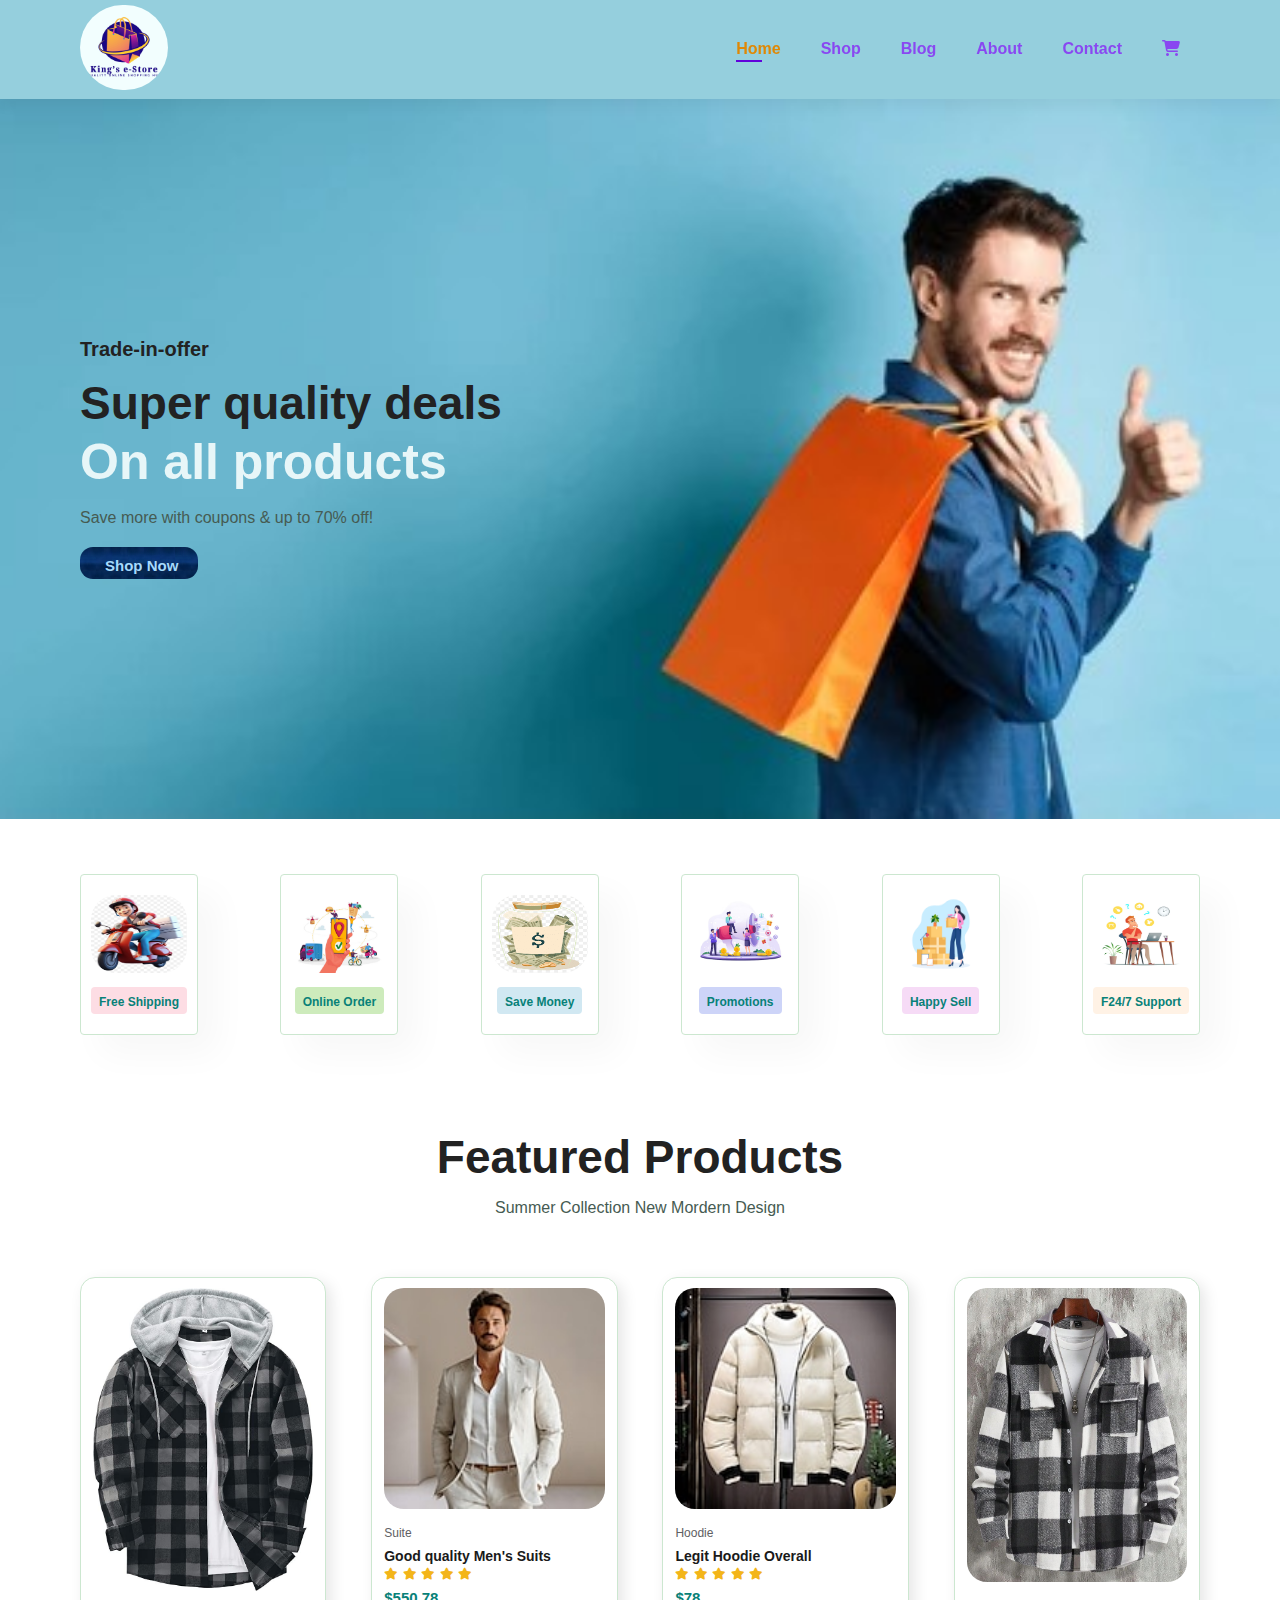
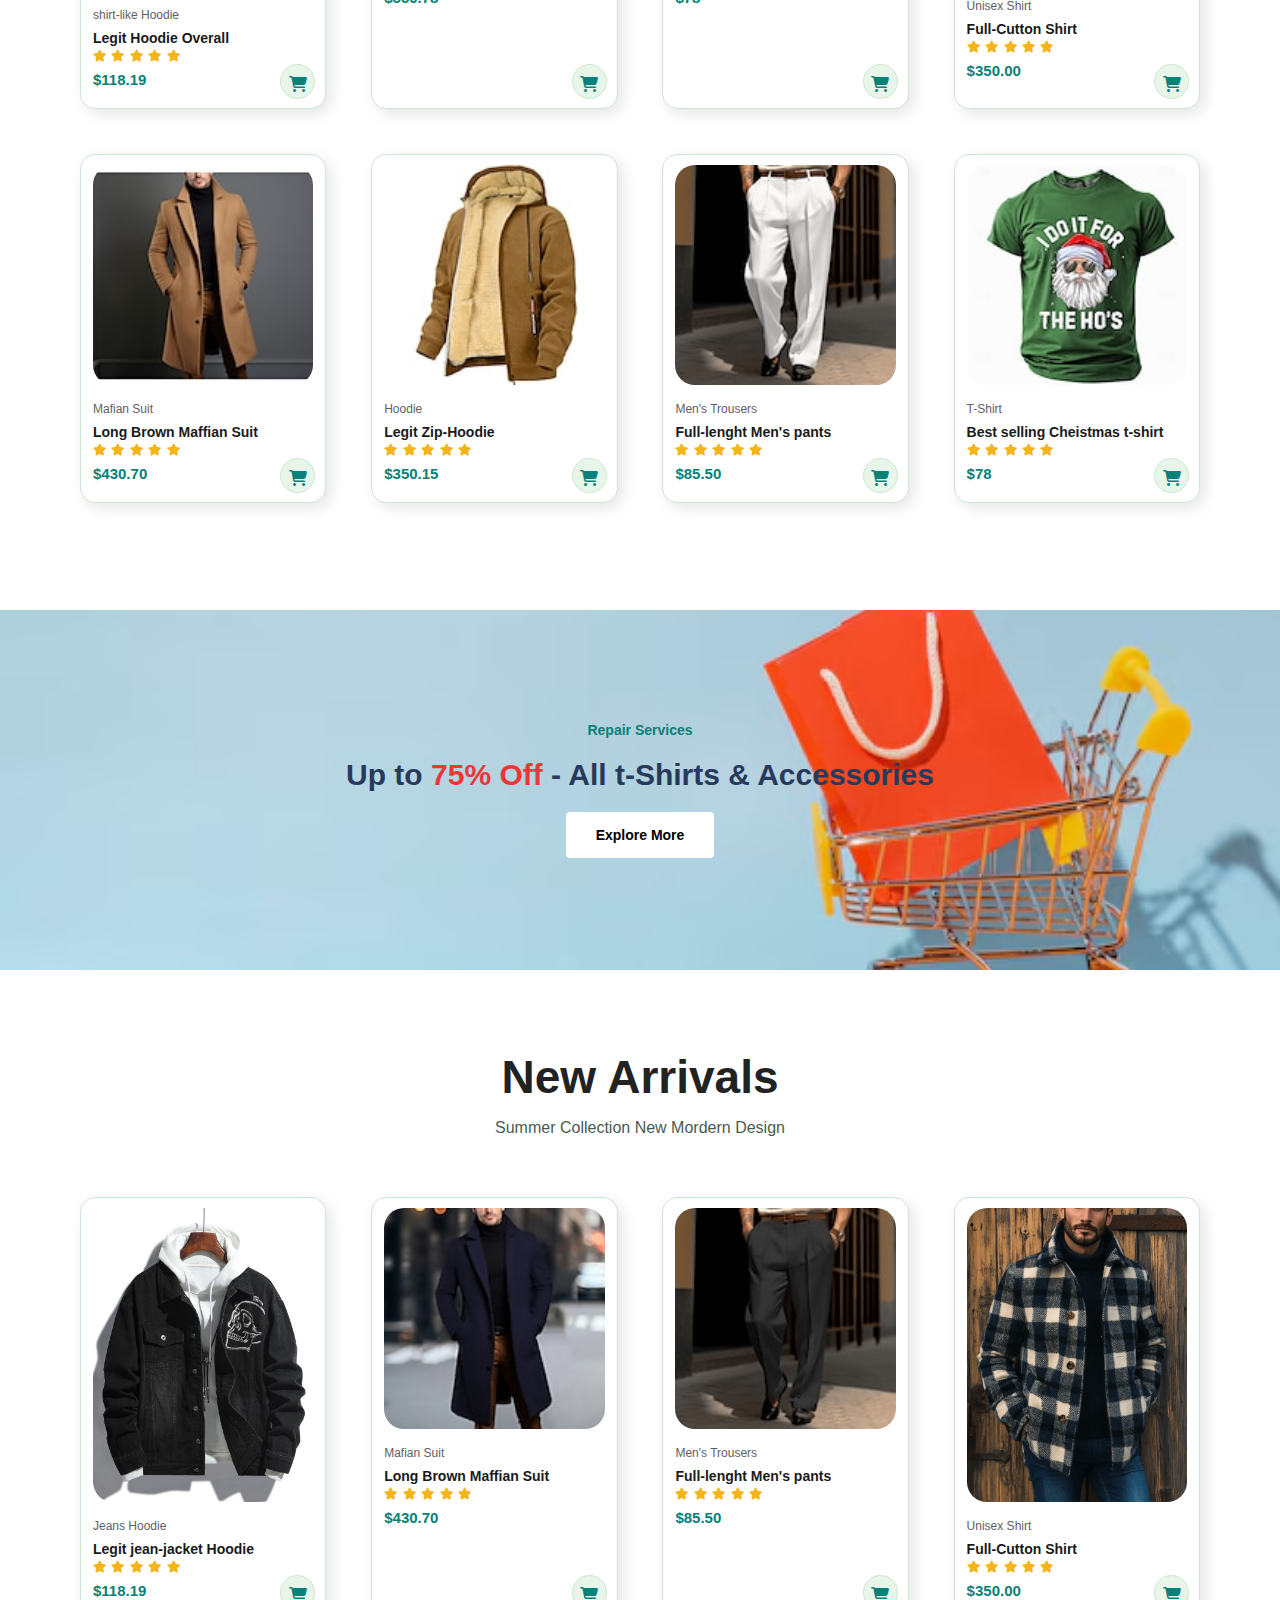
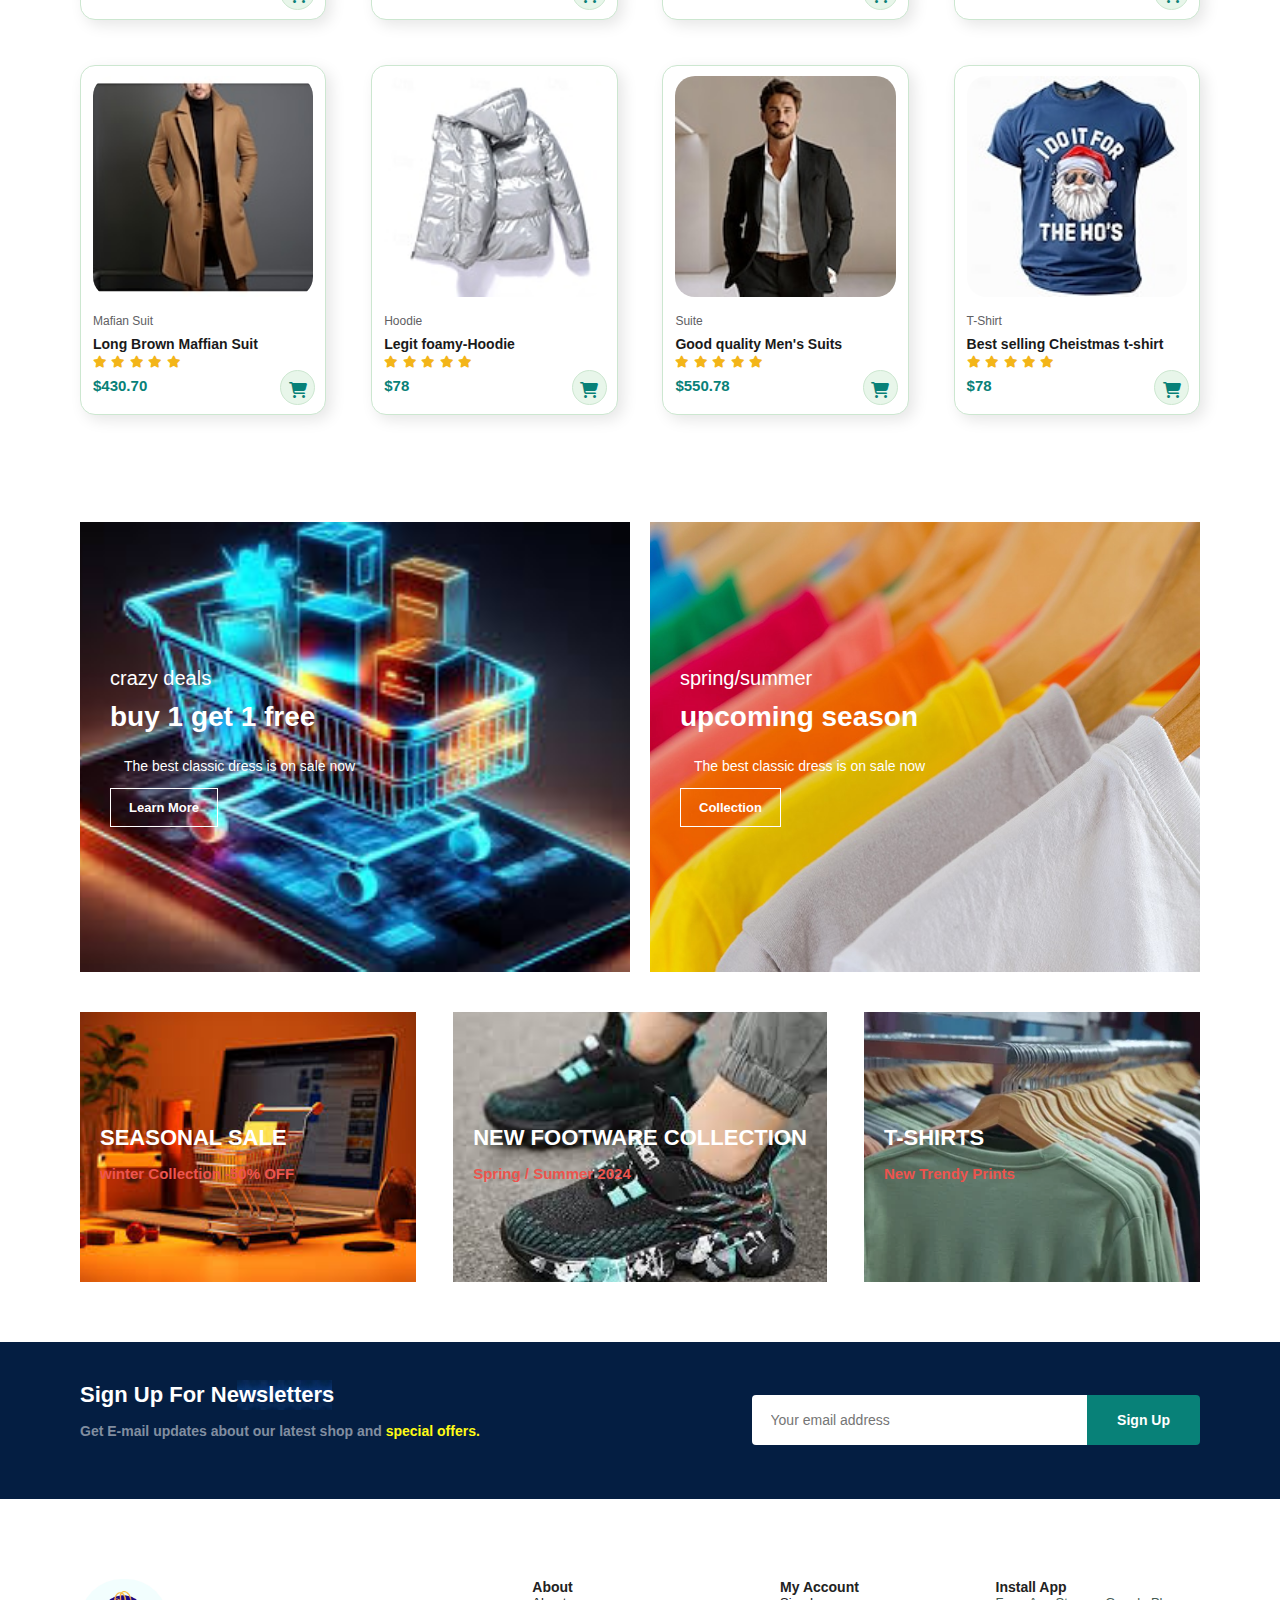
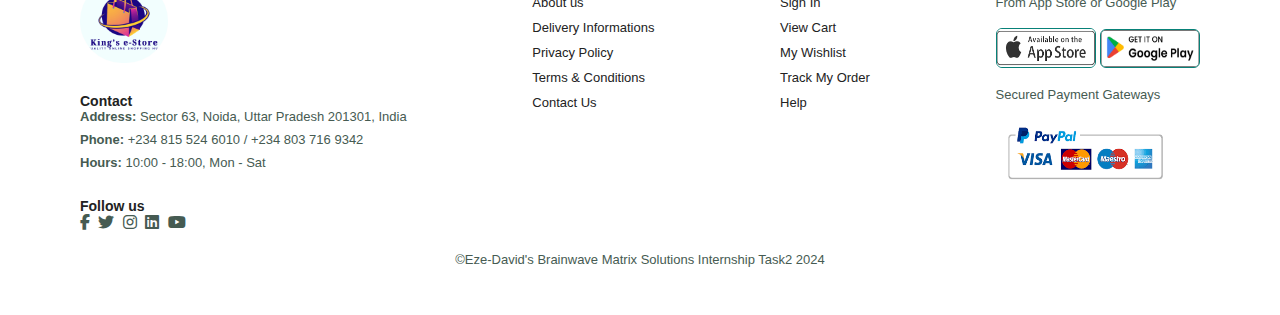
<file: index.html>
<!DOCTYPE html>
<html lang="en">
<head>
    <meta charset="UTF-8">
    <meta name="viewport" content="width=device-width, initial-scale=1.0">
    <meta name="description" content="Kings_eStore offers super quality deals on clothing, accessories, and more. Explore up to 70% off!">
    <title>Kings_eStore - Home</title>
    <link rel="icon" type="image/x-icon" href="./assets/Images/Kings_e-Store.png">
    <link rel="stylesheet" href="https://cdnjs.cloudflare.com/ajax/libs/font-awesome/6.5.0/css/all.min.css">
    <link rel="stylesheet" href="assets/css/styles.css">
</head>
<body>
    
    <section id="header">
        <a href="#"><img src="./assets/Images/Kings_e-Store.png" class="logo" alt=""></a>

        <div>
            <ul id="navbar">
                <li><a class="active" href="index.html">Home</a></li>
                <li><a href="shop.html">Shop</a></li>
                <li><a href="blog.html">Blog</a></li>
                <li><a href="about.html">About</a></li>
                <li><a href="contact.html">Contact</a></li>
               
                <!--My Icon -->
                <li id="lg-bag"><a href="cart.html"><i class="fa-solid fa-cart-shopping"></i>  </a></li>
                <a href="#" id="close"><i class="far fa-times"></i></a>
            </ul>
        </div>
        <div id="mobile">
            <a href="cart.html"><i class="fa-solid fa-cart-shopping"></i>  </a>
            <i id="bar" class="fas fa-outdent"></i>
        </div>
    </section>
    
    <section id="hero">
        <h4>Trade-in-offer</h4>
        <h2>Super quality deals</h2>
        <h1>On all products</h1>
        <p>Save more with coupons & up to 70% off!</p>
        <button onclick="window.location.href='shop.html';">Shop Now</button>
    </section>  

    <section id="feature" class="section-p1">
        <div class="fe-box">
            <img src="./assets/Images/f1.png" alt="">
            <h6>Free Shipping</h6>  
        </div>
        <div class="fe-box">
            <img src="./assets/Images/f2.png" alt="">
            <h6>Online Order</h6>  
        </div>
        <div class="fe-box">
            <img src="./assets/Images/f3.png" alt="">
            <h6>Save Money</h6>  
        </div>
        <div class="fe-box">
            <img src="./assets/Images/f4.png" alt="">
            <h6>Promotions</h6>  
        </div>
        <div class="fe-box">
            <img src="./assets/Images/f5.png" alt="">
            <h6>Happy Sell</h6>  
        </div>
        <div class="fe-box">
            <img src="./assets/Images/f6.png" alt="">
            <h6>F24/7 Support</h6>  
        </div>
    </section>

    <section id="product1" class="section-p1">
          <h2>Featured Products</h2>
          <p>Summer Collection New Mordern Design</p>
          <div class="pro-container">
            <div class="pro" onclick="window.location.href='sproduct1.html';">
                <img src="./assets/Images/hoodie1.png" alt="">
                <div class="des">
                    <span> shirt-like Hoodie</span>
                    <h5>Legit Hoodie Overall</h5>
                    <div class="star">
                        <i class="fas fa-star"></i>
                        <i class="fas fa-star"></i>
                        <i class="fas fa-star"></i>
                        <i class="fas fa-star"></i>
                        <i class="fas fa-star"></i>
                    </div>
                    <h4>$118.19</h4>
                </div>
                <a href="#" class="cart"><i class="fa-solid fa-cart-shopping"></i></a>
            </div>
            <div class="pro" onclick="window.location.href='sproduct.html';">
                <img src="./assets/Images/blazer1.png" alt="">
                <div class="des">
                    <span>Suite</span>
                    <h5>Good quality Men's Suits</h5>
                    <div class="star">
                        <i class="fas fa-star"></i>
                        <i class="fas fa-star"></i>
                        <i class="fas fa-star"></i>
                        <i class="fas fa-star"></i>
                        <i class="fas fa-star"></i>
                    </div>
                    <h4>$550.78</h4>
                </div>
                <a href="#" class="cart"><i class="fa-solid fa-cart-shopping"></i></a>
            </div>
            <div class="pro" onclick="window.location.href='sproduct2.html';">
                <img src="./assets/Images/jack2.png" alt="">
                <div class="des">
                    <span>Hoodie</span>
                    <h5>Legit Hoodie Overall</h5>
                    <div class="star">
                        <i class="fas fa-star"></i>
                        <i class="fas fa-star"></i>
                        <i class="fas fa-star"></i>
                        <i class="fas fa-star"></i>
                        <i class="fas fa-star"></i>
                    </div>
                    <h4>$78</h4>
                </div>
                <a href="#" class="cart"><i class="fa-solid fa-cart-shopping"></i></a>
            </div>
            <div class="pro" onclick="window.location.href='sproduct3.html';">
                <img src="./assets/Images/check1.png" alt=""> 
                <div class="des">
                    <span>Unisex Shirt</span>
                    <h5>Full-Cutton Shirt</h5>
                    <div class="star">
                        <i class="fas fa-star"></i>
                        <i class="fas fa-star"></i>
                        <i class="fas fa-star"></i>
                        <i class="fas fa-star"></i>
                        <i class="fas fa-star"></i>
                    </div>
                    <h4>$350.00</h4>
                </div>
                <a href="#" class="cart"><i class="fa-solid fa-cart-shopping"></i></a>
            </div>
            <div class="pro" onclick="window.location.href='sproduct4.html';">
                <img src="./assets/Images/maf1.png" alt="">
                <div class="des">
                    <span>Mafian Suit</span>
                    <h5>Long Brown Maffian Suit</h5>
                    <div class="star">
                        <i class="fas fa-star"></i>
                        <i class="fas fa-star"></i>
                        <i class="fas fa-star"></i>
                        <i class="fas fa-star"></i>
                        <i class="fas fa-star"></i>
                    </div>
                    <h4>$430.70</h4>
                </div>
                <a href="#" class="cart"><i class="fa-solid fa-cart-shopping"></i></a>
            </div>
            <div class="pro" onclick="window.location.href='sproduct2.html';">
                <img src="./assets/Images/jack1.png" alt="">
                <div class="des">
                    <span>Hoodie</span>
                    <h5>Legit Zip-Hoodie</h5>
                    <div class="star">
                        <i class="fas fa-star"></i>
                        <i class="fas fa-star"></i>
                        <i class="fas fa-star"></i>
                        <i class="fas fa-star"></i>
                        <i class="fas fa-star"></i>
                    </div>
                    <h4>$350.15</h4>
                </div>
                <a href="#" class="cart"><i class="fa-solid fa-cart-shopping"></i></a>
            </div>
            <div class="pro" onclick="window.location.href='sproduct6.html';">
                <img src="./assets/Images/pants1.jpg" alt="">
                <div class="des">
                    <span>Men's Trousers</span>
                    <h5>Full-lenght Men's pants</h5>
                    <div class="star">
                        <i class="fas fa-star"></i>
                        <i class="fas fa-star"></i>
                        <i class="fas fa-star"></i>
                        <i class="fas fa-star"></i>
                        <i class="fas fa-star"></i>
                    </div>
                    <h4>$85.50</h4>
                </div>
                <a href="#" class="cart"><i class="fa-solid fa-cart-shopping"></i></a>
            </div>
            <div class="pro" onclick="window.location.href='sproduct7.html';">
                <img src="./assets/Images/polo1.png" alt="">
                <div class="des">
                    <span>T-Shirt</span>
                    <h5>Best selling Cheistmas t-shirt</h5>
                    <div class="star">
                        <i class="fas fa-star"></i>
                        <i class="fas fa-star"></i>
                        <i class="fas fa-star"></i>
                        <i class="fas fa-star"></i>
                        <i class="fas fa-star"></i>
                    </div>
                    <h4>$78</h4>
                </div>
                <a href="#" class="cart"><i class="fa-solid fa-cart-shopping"></i></a>
            </div>
            
          </div>
    </section>

    <section id="banner" class="section-m1">
        <h4>Repair Services</h4>
        <h2>Up to <span>75% Off</span> - All t-Shirts & Accessories</h2>
        <button class="normal">Explore More</button>
    </section>

    <section id="product1" class="section-p1">
        <h2>New Arrivals</h2>
        <p>Summer Collection New Mordern Design</p>
        <div class="pro-container">
          <div class="pro" onclick="window.location.href='sproduct1.html';">
              <img src="./assets/Images/hoodie1-4.jpg" alt="">
              <div class="des">
                <span> Jeans Hoodie</span>
                <h5>Legit jean-jacket Hoodie</h5>
                <div class="star">
                    <i class="fas fa-star"></i>
                    <i class="fas fa-star"></i>
                    <i class="fas fa-star"></i>
                    <i class="fas fa-star"></i>
                    <i class="fas fa-star"></i>
                </div>
                <h4>$118.19</h4>
              </div>
              <a href="#" class="cart"><i class="fa-solid fa-cart-shopping"></i></a>
          </div>
          <div class="pro" onclick="window.location.href='sproduct4.html';">
              <img src="./assets/Images/maf1-2.png" alt="">
              <div class="des">
                <span>Mafian Suit</span>
                <h5>Long Brown Maffian Suit</h5>
                <div class="star">
                    <i class="fas fa-star"></i>
                    <i class="fas fa-star"></i>
                    <i class="fas fa-star"></i>
                    <i class="fas fa-star"></i>
                    <i class="fas fa-star"></i>
                </div>
                <h4>$430.70</h4>
              </div>
              <a href="#" class="cart"><i class="fa-solid fa-cart-shopping"></i></a>
          </div>
          <div class="pro" onclick="window.location.href='sproduct6.html';">
              <img src="/assets/Images/pants1-2.jpg" alt="">
              <div class="des">
                <span>Men's Trousers</span>
                <h5>Full-lenght Men's pants</h5>
                <div class="star">
                    <i class="fas fa-star"></i>
                    <i class="fas fa-star"></i>
                    <i class="fas fa-star"></i>
                    <i class="fas fa-star"></i>
                    <i class="fas fa-star"></i>
                </div>
                <h4>$85.50</h4>
              </div>
              <a href="#" class="cart"><i class="fa-solid fa-cart-shopping"></i></a>
          </div>
          <div class="pro" onclick="window.location.href='sproduct3.html';">
              <img src="./assets/Images/check1-2.png" alt=""> 
              <div class="des">
                <span>Unisex Shirt</span>
                <h5>Full-Cutton Shirt</h5>
                <div class="star">
                    <i class="fas fa-star"></i>
                    <i class="fas fa-star"></i>
                    <i class="fas fa-star"></i>
                    <i class="fas fa-star"></i>
                    <i class="fas fa-star"></i>
                </div>
                <h4>$350.00</h4>
              </div>
              <a href="#" class="cart"><i class="fa-solid fa-cart-shopping"></i></a>
          </div>
          <div class="pro" onclick="window.location.href='sproduct4.html';">
              <img src="./assets/Images/maf1.png" alt="">
              <div class="des">
                <span>Mafian Suit</span>
                <h5>Long Brown Maffian Suit</h5>
                <div class="star">
                    <i class="fas fa-star"></i>
                    <i class="fas fa-star"></i>
                    <i class="fas fa-star"></i>
                    <i class="fas fa-star"></i>
                    <i class="fas fa-star"></i>
                </div>
                <h4>$430.70</h4>
              </div>
              <a href="#" class="cart"><i class="fa-solid fa-cart-shopping"></i></a>
          </div>
          <div class="pro" onclick="window.location.href='sproduct5.html';">
              <img src="./assets/Images/jack3-1.png" alt="">
              <div class="des">
                  <span>Hoodie</span>
                  <h5>Legit foamy-Hoodie</h5>
                  <div class="star">
                      <i class="fas fa-star"></i>
                      <i class="fas fa-star"></i>
                      <i class="fas fa-star"></i>
                      <i class="fas fa-star"></i>
                      <i class="fas fa-star"></i>
                  </div>
                  <h4>$78</h4>
              </div>
              <a href="#" class="cart"><i class="fa-solid fa-cart-shopping"></i></a>
          </div>
          <div class="pro" onclick="window.location.href='sproduct.html';">
              <img src="./assets/Images/blazer1-4.png" alt="">
              <div class="des">
                <span>Suite</span>
                <h5>Good quality Men's Suits</h5>
                <div class="star">
                    <i class="fas fa-star"></i>
                    <i class="fas fa-star"></i>
                    <i class="fas fa-star"></i>
                    <i class="fas fa-star"></i>
                    <i class="fas fa-star"></i>
                </div>
                <h4>$550.78</h4>
              </div>
              <a href="#" class="cart"><i class="fa-solid fa-cart-shopping"></i></a>
          </div>
          <div class="pro" onclick="window.location.href='sproduct7.html';">
              <img src="./assets/Images/polo1-2.png" alt="">
              <div class="des">
                <span>T-Shirt</span>
                <h5>Best selling Cheistmas t-shirt</h5>
                <div class="star">
                    <i class="fas fa-star"></i>
                    <i class="fas fa-star"></i>
                    <i class="fas fa-star"></i>
                    <i class="fas fa-star"></i>
                    <i class="fas fa-star"></i>
                </div>
                <h4>$78</h4>
              </div>
              <a href="#" class="cart"><i class="fa-solid fa-cart-shopping"></i></a>
          </div>
          
        </div>
  </section>

<section id="sm-banner" class="section-p1">
    <div class="banner-box">
        <h4>crazy deals</h4>
        <h2>buy 1 get 1 free</h2>
        <span>The best classic dress is on sale now</span>
        <button class="white">Learn More</button>
    </div>
    <div class="banner-box banner-box2">
        <h4>spring/summer</h4>
        <h2>upcoming season</h2>
        <span>The best classic dress is on sale now</span>
        <button class="white">Collection</button>
    </div>
</section>


<section id="banner3">
    <div class="banner-box">
        <h2>SEASONAL SALE</h2>
        <h3>winter Collection -50% OFF</h3>
    </div>
    <div class="banner-box banner-box2">
        <h2>NEW FOOTWARE COLLECTION</h2>
        <h3>Spring / Summer 2024</h3>
    </div>
    <div class="banner-box banner-box3">
        <h2>T-SHIRTS</h2>
        <h3>New Trendy Prints</h3>
    </div>
</section>

<section id="newsletter" class="section-p1 section-m1">
    <div class="newstext">
        <h4>Sign Up For Newsletters</h4>
        <p>Get E-mail updates about our latest shop and <span>special offers.</span></p>
    </div>
    <div class="form">
        <input type="text" placeholder="Your email address">
        <button class="normal">Sign Up</button>
    </div>
</section>




    <footer class="section-p1">
        <div class="col">
            <img src="./assets/Images/Kings_e-Store.png" alt="" class="logo logo2"/>
            <h4>Contact</h4>
            <p><strong>Address:</strong> Sector 63, Noida, Uttar Pradesh 201301, India</p>
            <p><strong>Phone:</strong> +234 815 524 6010 / +234 803 716 9342</p>
            <p><strong>Hours:</strong> 10:00 - 18:00, Mon - Sat</p>
            <div class="follow">
                <h4>Follow us</h4>
                <div class="icon">
                    <i class="fab fa-facebook-f"></i>
                    <i class="fab fa-twitter"></i>
                    <i class="fab fa-instagram"></i>
                    <i class="fab fa-linkedin"></i>
                    <i class="fab fa-youtube"></i>
                </div>
            </div>
        </div>

        <div class="col">
            <h4>About</h4>
            <a href="#">About us</a>
            <a href="#">Delivery Informations</a>
            <a href="#">Privacy Policy</a>
            <a href="#">Terms & Conditions</a>
            <a href="#">Contact Us</a>
        </div>
        <div class="col">
            <h4>My Account</h4>
            <a href="#">Sign In</a>
            <a href="#">View Cart</a>
            <a href="#">My Wishlist</a>
            <a href="#">Track My Order</a>
            <a href="#">Help</a>
        </div>

        <div class="col install">
            <h4>Install App</h4>
            <p>From App Store or Google Play</p>
            <div class="row">
                <img src="./assets/Images/app store.png" alt="" height="40px" width="100px">
                <img src="./assets/Images/google-pay.webp" alt ="" height="39px" width="100px">
            </div>
            <p>Secured Payment Gateways</p>
            <img src="./assets/Images/visa.png" alt="" height="70px" width="175px"/>
        </div>

        <div class="copyright">
            <p>&copy;Eze-David's Brainwave Matrix Solutions Internship Task2 2024</p>
        </div>
    </footer>



    <script src="assets/js/main.js"></script>
</body>
</html>
</file>
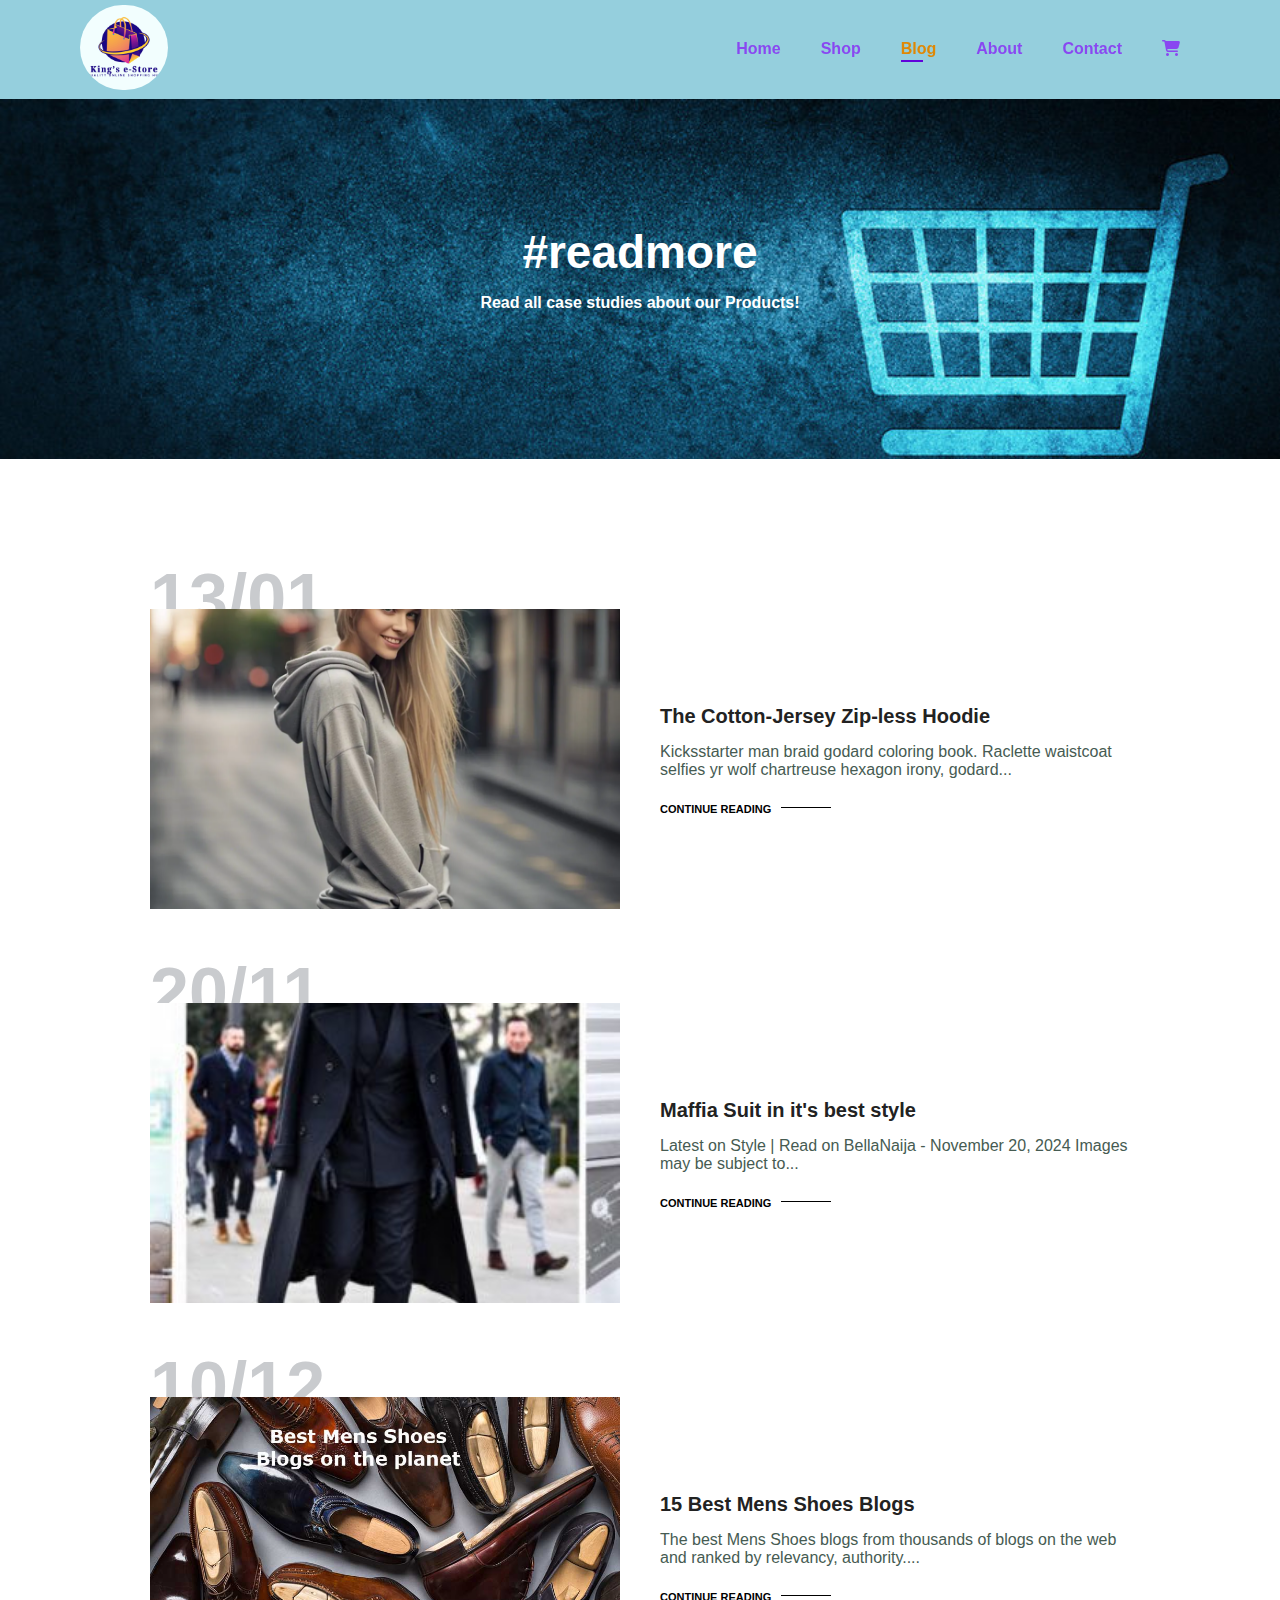
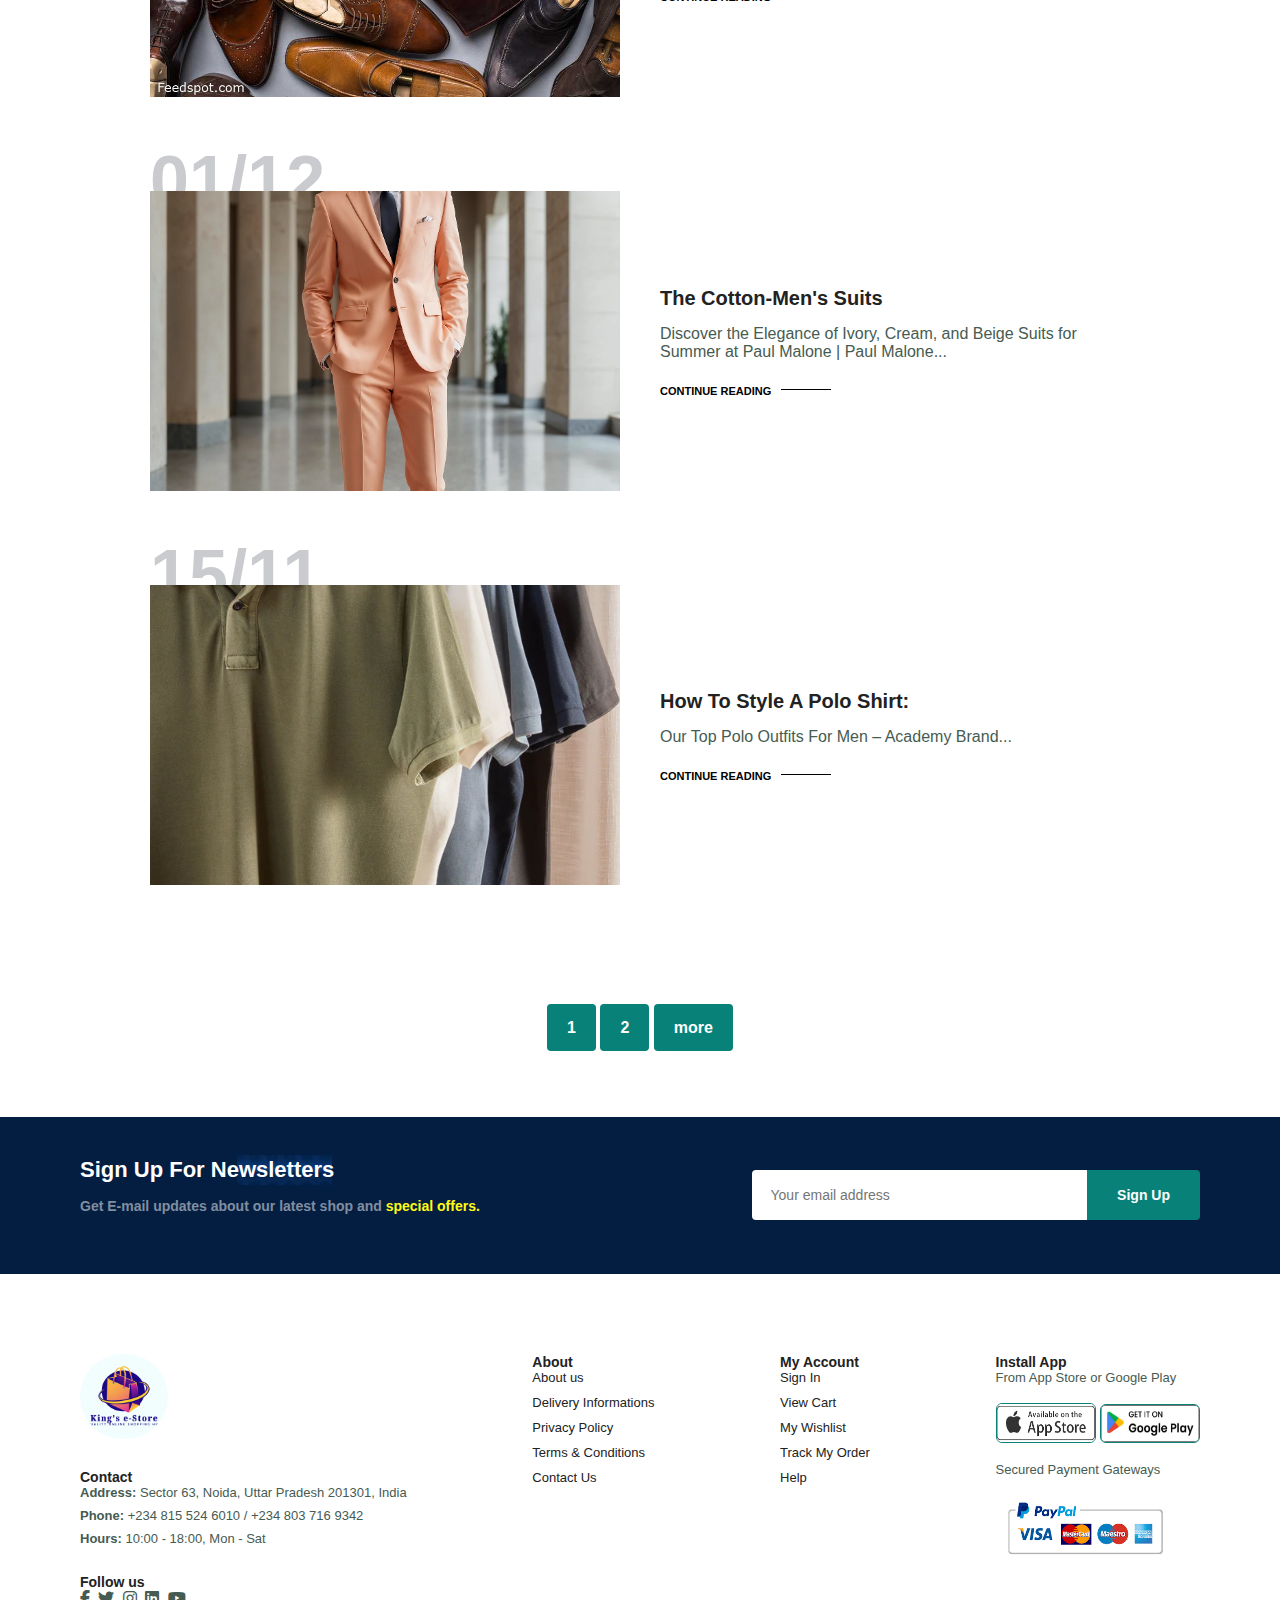
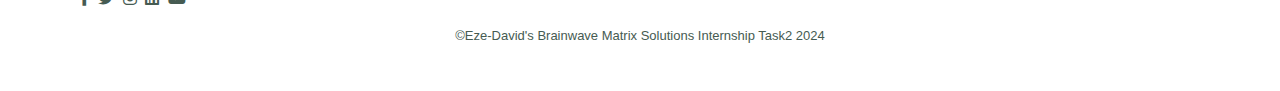
<file: blog.html>
<!DOCTYPE html>
<html lang="en">
<head>
    <meta charset="UTF-8">
    <meta name="viewport" content="width=device-width, initial-scale=1.0">
    <title>Kings_eStore - Home</title>
    <link rel="icon" type="image/x-icon" href="./assets/Images/King’s e-Store.png">
    <link rel="stylesheet" href="https://cdnjs.cloudflare.com/ajax/libs/font-awesome/6.5.0/css/all.min.css">
    <link rel="stylesheet" href="assets/css/styles.css">
</head>
<body>
    
    <section id="header">
        <a href="#"><img src="./assets/Images/Kings_e-Store.png" class="logo" alt=""></a>

        <div>
            <ul id="navbar">
                <li><a class="" href="index.html">Home</a></li>
                <li><a  href="shop.html">Shop</a></li>
                <li><a class="active" href="blog.html">Blog</a></li>
                <li><a href="about.html">About</a></li>
                <li><a href="contact.html">Contact</a></li>
               
                <!--My Icon -->
                <li id="lg-bag"><a href="cart.html"><i class="fa-solid fa-cart-shopping"></i>  </a></li>
                <a href="#" id="close"><i class="far fa-times"></i></a>
            </ul>
        </div>
        <div id="mobile">
            <a href="cart.html"><i class="fa-solid fa-cart-shopping"></i>  </a>
            <i id="bar" class="fas fa-outdent"></i>
        </div>
    </section>
    
    <section id="page-header" class="blog-header">
        <h2>#readmore</h2>
        <p>Read all case studies about our Products!</p>
    </section>  

    
 <section id="blog">
    <div class="blog-box">
        <div class="blog-img">
            <img src="./assets/Images/hoodie-blog.webp" alt="">
        </div>
        <div class="blog-details">
            <h4>The Cotton-Jersey Zip-less Hoodie</h4>
            <p>Kicksstarter man braid godard coloring book. Raclette waistcoat selfies 
                yr wolf chartreuse hexagon irony, godard...</p>
            <a href="#">CONTINUE READING</a>
        </div>
        <h1>13/01</h1>
    </div>
    <div class="blog-box">
        <div class="blog-img">
            <img src="./assets/Images/maf-blog.jpg" alt="">
        </div>
        <div class="blog-details">
            <h4>Maffia Suit in it's best style</h4>
            <p>Latest on Style | Read on BellaNaija - November 20, 2024
                Images may be subject to...</p>
            <a href="#">CONTINUE READING</a>
        </div>
        <h1>20/11</h1>
    </div>
    <div class="blog-box">
        <div class="blog-img">
            <img src="./assets/Images/Mens-Shoes-Blogs.jpg" alt="">
        </div>
        <div class="blog-details">
            <h4>15 Best Mens Shoes Blogs</h4>
            <p>The best Mens Shoes blogs from thousands of blogs on the web and ranked by 
                relevancy, authority....</p>
            <a href="#">CONTINUE READING</a>
        </div>
        <h1>10/12</h1>
    </div>
    <div class="blog-box">
        <div class="blog-img">
            <img src="./assets/Images/suit-blog.webp" alt="">
        </div>
        <div class="blog-details">
            <h4>The Cotton-Men's Suits</h4>
            <p>Discover the Elegance of Ivory, Cream, and 
                Beige Suits for Summer at Paul Malone | Paul Malone...</p>
            <a href="#">CONTINUE READING</a>
        </div>
        <h1>01/12</h1>
    </div>
    <div class="blog-box">
        <div class="blog-img">
            <img src="./assets/Images/polo-blog.webp" alt="">
        </div>
        <div class="blog-details">
            <h4>How To Style A Polo Shirt:</h4>
            <p> Our Top Polo Outfits For Men – Academy Brand...</p>
            <a href="#">CONTINUE READING</a>
        </div>
        <h1>15/11</h1>
    </div>
    
 </section>

  <section id="pagination" class="section-p1">
    <a href="#">1</a>
    <a href="#">2</a>
    <a href="#">more</a>
  </section>


<section id="newsletter" class="section-p1 section-m1">
    <div class="newstext">
        <h4>Sign Up For Newsletters</h4>
        <p>Get E-mail updates about our latest shop and <span>special offers.</span></p>
    </div>
    <div class="form">
        <input type="text" placeholder="Your email address">
        <button class="normal">Sign Up</button>
    </div>
</section>


    <footer class="section-p1">
        <div class="col">
            <img src="./assets/Images/Kings_e-Store.png" alt="" class="logo logo2"/>
            <h4>Contact</h4>
            <p><strong>Address:</strong> Sector 63, Noida, Uttar Pradesh 201301, India</p>
            <p><strong>Phone:</strong> +234 815 524 6010 / +234 803 716 9342</p>
            <p><strong>Hours:</strong> 10:00 - 18:00, Mon - Sat</p>
            <div class="follow">
                <h4>Follow us</h4>
                <div class="icon">
                    <i class="fab fa-facebook-f"></i>
                    <i class="fab fa-twitter"></i>
                    <i class="fab fa-instagram"></i>
                    <i class="fab fa-linkedin"></i>
                    <i class="fab fa-youtube"></i>
                </div>
            </div>
        </div>

        <div class="col">
            <h4>About</h4>
            <a href="#">About us</a>
            <a href="#">Delivery Informations</a>
            <a href="#">Privacy Policy</a>
            <a href="#">Terms & Conditions</a>
            <a href="#">Contact Us</a>
        </div>
        <div class="col">
            <h4>My Account</h4>
            <a href="#">Sign In</a>
            <a href="#">View Cart</a>
            <a href="#">My Wishlist</a>
            <a href="#">Track My Order</a>
            <a href="#">Help</a>
        </div>

        <div class="col install">
            <h4>Install App</h4>
            <p>From App Store or Google Play</p>
            <div class="row">
                <img src="./assets/Images/app store.png" alt="" height="40px" width="100px">
                <img src="./assets/Images/google-pay.webp" alt ="" height="39px" width="100px">
            </div>
            <p>Secured Payment Gateways</p>
            <img src="./assets/Images/visa.png" alt="" height="70px" width="175px"/>
        </div>

        <div class="copyright">
            <p>&copy;Eze-David's Brainwave Matrix Solutions Internship Task2 2024</p>
        </div>
    </footer>



    <script src="assets/js/main.js"></script>
</body>
</html>
</file>
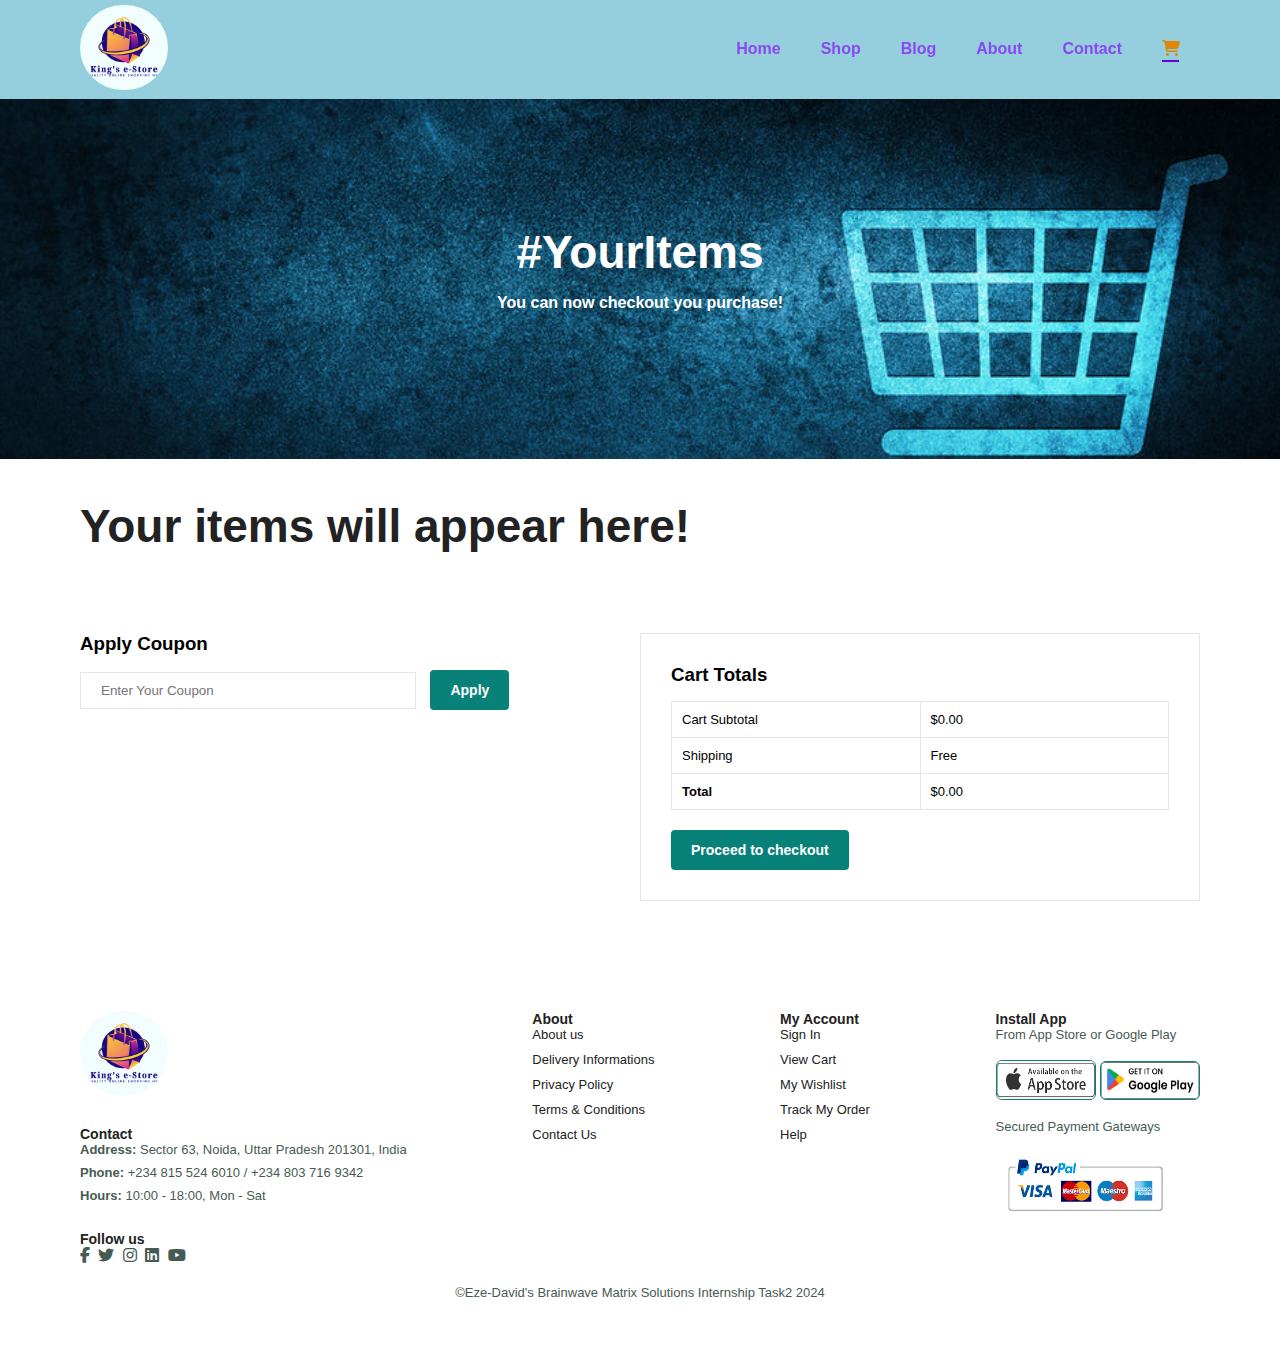
<file: cart.html>
<!DOCTYPE html>
<html lang="en">
<head>
    <meta charset="UTF-8">
    <meta name="viewport" content="width=device-width, initial-scale=1.0">
    <meta name="description" content="Kings_eStore offers super quality deals on clothing, accessories, and more. Explore up to 70% off!">
    <title>Kings_eStore - Home</title>
    <link rel="icon" type="image/x-icon" href="./assets/Images/Kings_e-Store.png">
    <link rel="stylesheet" href="https://cdnjs.cloudflare.com/ajax/libs/font-awesome/6.5.0/css/all.min.css">
    <link rel="stylesheet" href="assets/css/styles.css">
</head>
<body>
    
    <section id="header">
        <a href="#"><img src="./assets/Images/Kings_e-Store.png" class="logo" alt=""></a>

        <div>
            <ul id="navbar">
                <li><a class="" href="index.html">Home</a></li>
                <li><a  href="shop.html">Shop</a></li>
                <li><a  href="blog.html">Blog</a></li>
                <li><a  href="about.html">About</a></li>
                <li><a  href="contact.html">Contact</a></li>
               
                <!--My Icon -->
                <li id="lg-bag"><a class="active" href="cart.html"><i class="fa-solid fa-cart-shopping"></i>  </a></li>
                <a href="#" id="close"><i class="far fa-times"></i></a>
            </ul>
        </div>
        <div id="mobile">
            <a href="cart.html"><i class="fa-solid fa-cart-shopping"></i>  </a>
            <i id="bar" class="fas fa-outdent"></i>
        </div>
    </section>
    
    <section id="page-header" class="cart-header">
        <h2>#YourItems</h2>
        <p>You can now checkout you purchase!</p>
    </section>  



 
    <section id="cart" class="section-p1">
        <h2 id="empty-cart-message">Your items will appear here!</h2>
        <table width="100%" id="cart-table" style="display: none;">
            <thead>
                <tr>
                    <td>Remove</td>
                    <td>Images</td>
                    <td>Products</td>
                    <td>Price</td>
                    <td>Quantity</td>
                    <td>Subtotal</td>
                </tr>
            </thead>
            <tbody id="cart-items">
                <!-- Added items wil display here -->
            </tbody>
        </table>
    </section>
    
    
    
    <section id="cart-add" class="section-p1">
        <div id="coupon">
            <h3>Apply Coupon</h3>
            <div>
                <input type="text" id="coupon-input" placeholder="Enter Your Coupon">
                <button class="normal coupon-btn" id="apply-coupon">Apply</button>
            </div>
        </div>
    
        <div id="subtotal">
            <h3>Cart Totals</h3>
            <table>
                <tr>
                    <td>Cart Subtotal</td>
                    <td id="subtotal-value">$0.00</td>
                </tr>
                <tr>
                    <td>Shipping</td>
                    <td>Free</td>
                </tr>
                <tr>
                    <td><strong>Total</strong></td>
                    <td id="total-value"><strong>$0.00</strong></td>
                </tr>
            </table>
            <button class="normal proceed-btn" id="proceed-checkout">Proceed to checkout</button>
        </div>
    </section>
    
    

<section id="cart-add" class="section-p1" style="display: none;">
    <div id="coupon">
        <h3>Apply Coupon</h3>
        <div>
            <input type="text" id="coupon-input" placeholder="Enter Your Coupon">
            <button class="normal coupon-btn" id="apply-coupon">Apply</button>
        </div>
    </div>

    <div id="subtotal">
        <h3>Cart Totals</h3>
        <table>
            <tr>
                <td>Cart Subtotal</td>
                <td id="subtotal-value">$0.00</td>
            </tr>
            <tr>
                <td>Shipping</td>
                <td>Free</td>
            </tr>
            <tr>
                <td><strong>Total</strong></td>
                <td id="total-value"><strong>$0.00</strong></td>
            </tr>
        </table>
        <button class="normal proceed-btn" id="proceed-checkout">Proceed to checkout</button>
    </div>
</section>



  


    <footer class="section-p1">
        <div class="col">
            <img src="./assets/Images/Kings_e-Store.png" alt="" class="logo logo2"/>
            <h4>Contact</h4>
            <p><strong>Address:</strong> Sector 63, Noida, Uttar Pradesh 201301, India</p>
            <p><strong>Phone:</strong> +234 815 524 6010 / +234 803 716 9342</p>
            <p><strong>Hours:</strong> 10:00 - 18:00, Mon - Sat</p>
            <div class="follow">
                <h4>Follow us</h4>
                <div class="icon">
                    <i class="fab fa-facebook-f"></i>
                    <i class="fab fa-twitter"></i>
                    <i class="fab fa-instagram"></i>
                    <i class="fab fa-linkedin"></i>
                    <i class="fab fa-youtube"></i>
                </div>
            </div>
        </div>

        <div class="col">
            <h4>About</h4>
            <a href="#">About us</a>
            <a href="#">Delivery Informations</a>
            <a href="#">Privacy Policy</a>
            <a href="#">Terms & Conditions</a>
            <a href="#">Contact Us</a>
        </div>
        <div class="col">
            <h4>My Account</h4>
            <a href="#">Sign In</a>
            <a href="#">View Cart</a>
            <a href="#">My Wishlist</a>
            <a href="#">Track My Order</a>
            <a href="#">Help</a>
        </div>

        <div class="col install">
            <h4>Install App</h4>
            <p>From App Store or Google Play</p>
            <div class="row">
                <img src="./assets/Images/app store.png" alt="" height="40px" width="100px">
                <img src="./assets/Images/google-pay.webp" alt ="" height="39px" width="100px">
            </div>
            <p>Secured Payment Gateways</p>
            <img src="./assets/Images/visa.png" alt="" height="70px" width="175px"/>
        </div>

        <div class="copyright">
            <p>&copy;Eze-David's Brainwave Matrix Solutions Internship Task2 2024</p>
        </div>
    </footer>




    <script src="assets/js/main.js"></script>
</body>
</html>
</file>
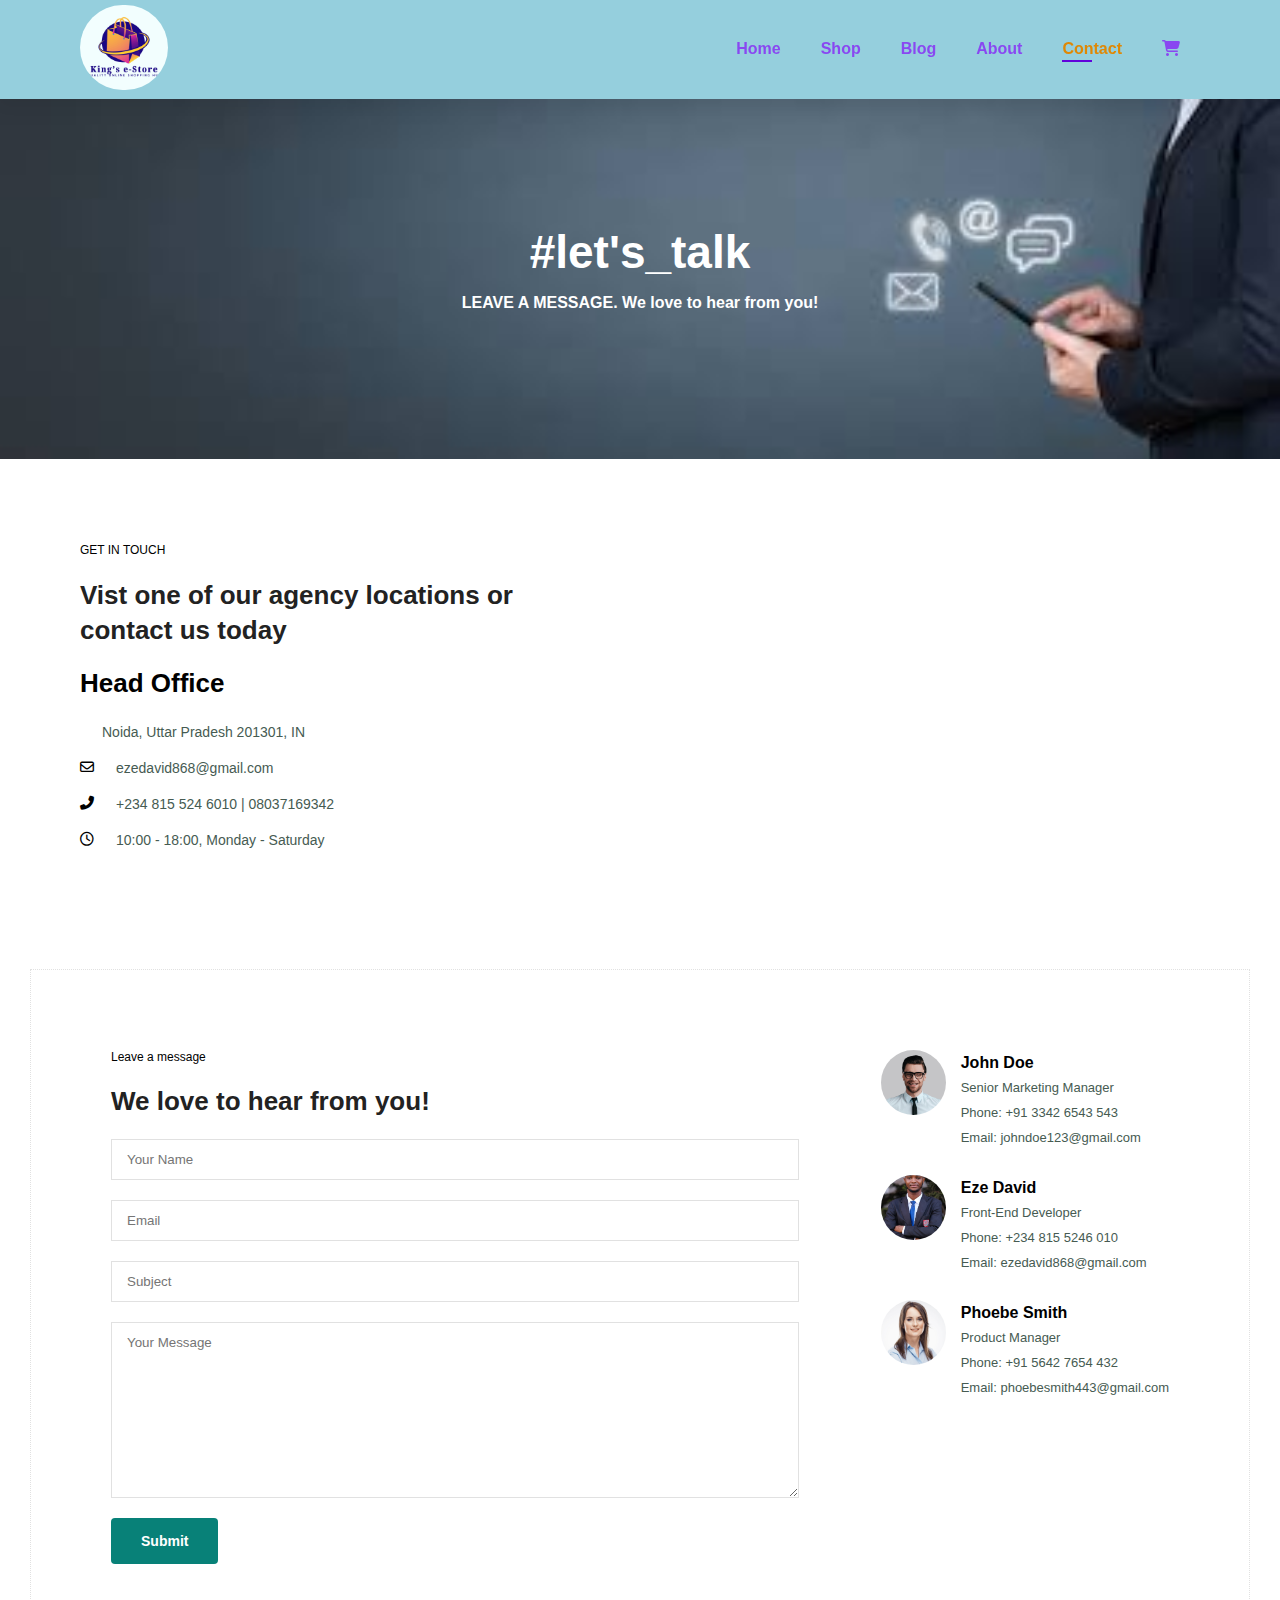
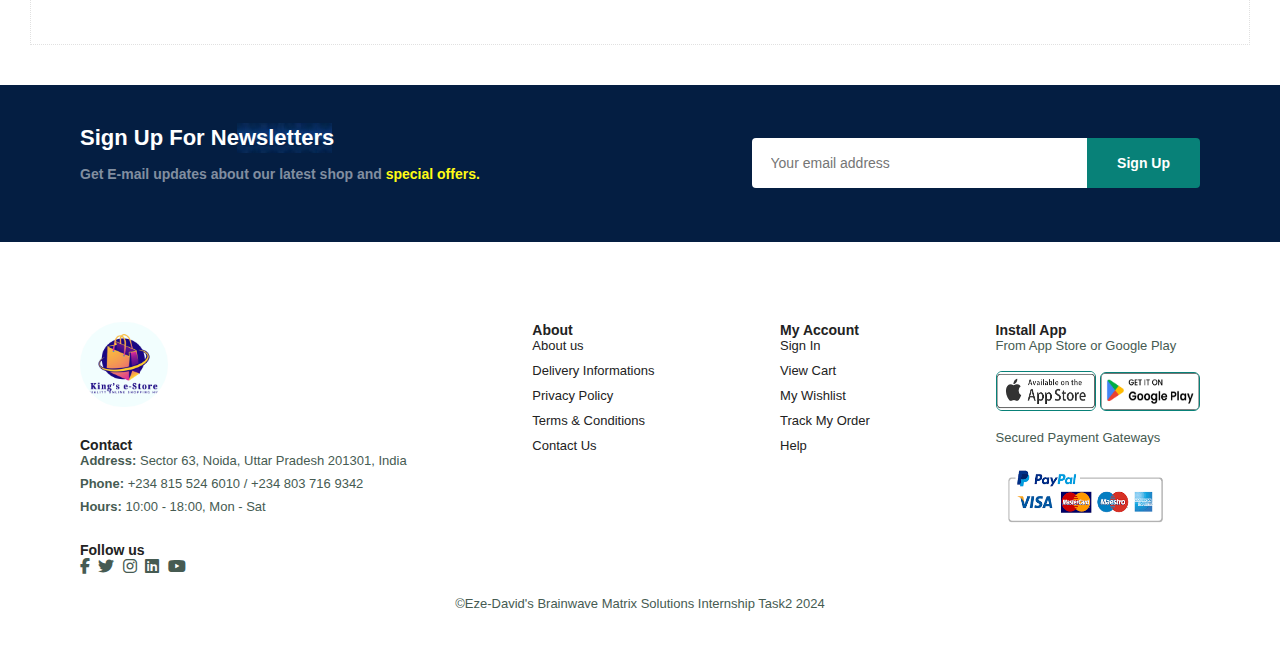
<file: contact.html>
<!DOCTYPE html>
<html lang="en">
<head>
    <meta charset="UTF-8">
    <meta name="viewport" content="width=device-width, initial-scale=1.0">
    <title>Kings_eStore - Home</title>
    <link rel="icon" type="image/x-icon" href="./assets/Images/Kings_e-Store.png">
    <link rel="stylesheet" href="https://cdnjs.cloudflare.com/ajax/libs/font-awesome/6.5.0/css/all.min.css">
    <link rel="stylesheet" href="assets/css/styles.css">
</head>
<body>
    
    <section id="header">
        <a href="#"><img src="./assets/Images/Kings_e-Store.png" class="logo" alt=""></a>

        <div>
            <ul id="navbar">
                <li><a class="" href="index.html">Home</a></li>
                <li><a  href="shop.html">Shop</a></li>
                <li><a  href="blog.html">Blog</a></li>
                <li><a  href="about.html">About</a></li>
                <li><a class="active" href="contact.html">Contact</a></li>
               
                <!--My Icon -->
                <li id="lg-bag"><a href="cart.html"><i class="fa-solid fa-cart-shopping"></i>  </a></li>
                <a href="#" id="close"><i class="far fa-times"></i></a>
            </ul>
        </div>
        <div id="mobile">
            <a href="cart.html"><i class="fa-solid fa-cart-shopping"></i>  </a>
            <i id="bar" class="fas fa-outdent"></i>
        </div>
    </section>
    
    <section id="page-header" class="about-header">
        <h2>#let's_talk</h2>
        <p>LEAVE A MESSAGE. We love to hear from you!</p>
    </section>  

    <section id="contact-details" class="section-p1">
        <div class="details">
            <span>GET IN TOUCH</span>
            <h2>Vist one of our agency locations or contact us today</h2>
            <h3>Head Office</h3>
            <div>
                <li>
                    <i class="fal fa-map"></i>
                    <p>Noida, Uttar Pradesh 201301, IN</p>
                </li>
                <li>
                    <i class="far fa-envelope"></i>
                    <p>ezedavid868@gmail.com</p>
                </li>
                <li>
                    <i class="fas fa-phone-alt"></i>
                    <p>+234 815 524 6010 | 08037169342</p>
                </li>
                <li>
                    <i class="far fa-clock"></i>
                    <p>10:00 - 18:00, Monday - Saturday</p>
                </li>
            </div>
        </div>

        <div class="map">
            <iframe src="https://www.google.com/maps/embed?pb=!1m18!1m12!1m3!1d56053.55503688762!2d77.3037042540044!3d28.589359493611212!2m3!1f0!2f0!3f0!3m2!1i1024!2i768!4f13.1!3m3!1m2!1s0x390ce44e79b40629%3A0x5b9c7ae1aa7e89ba!2sNoida%2C%20Uttar%20Pradesh%20201301%2C%20India!5e0!3m2!1sen!2sng!4v1733765065739!5m2!1sen!2sng" width="600" height="450" style="border:0;" allowfullscreen="" loading="lazy" referrerpolicy="no-referrer-when-downgrade"></iframe>
        </div>
    </section>

    <section id="form-details">
        <form action="">
            <span>Leave a message</span>
            <h2>We love to hear from you!</h2>
            <input type="text" placeholder="Your Name">
            <input type="text" placeholder="Email">
            <input type="text" placeholder="Subject">
            <textarea name="" id="" cols="30" rows="10" placeholder="Your Message"></textarea>
            <button class="normal">Submit</button>
        </form>

        <div class="people">
            <div>
                <img src="./assets/Images/john-doe.jpg" alt="" class="logo">
                <p><span>John Doe</span> Senior Marketing Manager <br> Phone: +91 3342 6543 543
                <br> Email: johndoe123@gmail.com</p>
            </div>
            <div>
                <img src="./assets/Images/mine.jpg" alt="" class="logo">
                <p><span>Eze David</span> Front-End Developer <br> Phone: +234 815 5246 010
                <br> Email: ezedavid868@gmail.com</p>
            </div>
            <div>
            <img src="./assets/Images/pheobe-smith.jpg" alt="" class="logo">
            <p><span>Phoebe Smith</span> Product Manager <br> Phone: +91 5642 7654 432
            <br> Email: phoebesmith443@gmail.com</p>
        </div>
    </section>

   

    <section id="newsletter" class="section-p1 section-m1">
        <div class="newstext">
            <h4>Sign Up For Newsletters</h4>
            <p>Get E-mail updates about our latest shop and <span>special offers.</span></p>
        </div>
        <div class="form">
            <input type="text" placeholder="Your email address">
            <button class="normal">Sign Up</button>
        </div>
    </section>
 


    <footer class="section-p1">
        <div class="col">
            <img src="./assets/Images/Kings_e-Store.png" alt="" class="logo logo2"/>
            <h4>Contact</h4>
            <p><strong>Address:</strong> Sector 63, Noida, Uttar Pradesh 201301, India</p>
            <p><strong>Phone:</strong> +234 815 524 6010 / +234 803 716 9342</p>
            <p><strong>Hours:</strong> 10:00 - 18:00, Mon - Sat</p>
            <div class="follow">
                <h4>Follow us</h4>
                <div class="icon">
                    <i class="fab fa-facebook-f"></i>
                    <i class="fab fa-twitter"></i>
                    <i class="fab fa-instagram"></i>
                    <i class="fab fa-linkedin"></i>
                    <i class="fab fa-youtube"></i>
                </div>
            </div>
        </div>

        <div class="col">
            <h4>About</h4>
            <a href="#">About us</a>
            <a href="#">Delivery Informations</a>
            <a href="#">Privacy Policy</a>
            <a href="#">Terms & Conditions</a>
            <a href="#">Contact Us</a>
        </div>
        <div class="col">
            <h4>My Account</h4>
            <a href="#">Sign In</a>
            <a href="#">View Cart</a>
            <a href="#">My Wishlist</a>
            <a href="#">Track My Order</a>
            <a href="#">Help</a>
        </div>

        <div class="col install">
            <h4>Install App</h4>
            <p>From App Store or Google Play</p>
            <div class="row">
                <img src="./assets/Images/app store.png" alt="" height="40px" width="100px">
                <img src="./assets/Images/google-pay.webp" alt ="" height="39px" width="100px">
            </div>
            <p>Secured Payment Gateways</p>
            <img src="./assets/Images/visa.png" alt="" height="70px" width="175px"/>
        </div>

        <div class="copyright">
            <p>&copy;Eze-David's Brainwave Matrix Solutions Internship Task2 2024</p>
        </div>
    </footer>



    <script src="assets/js/main.js"></script>
</body>
</html>
</file>
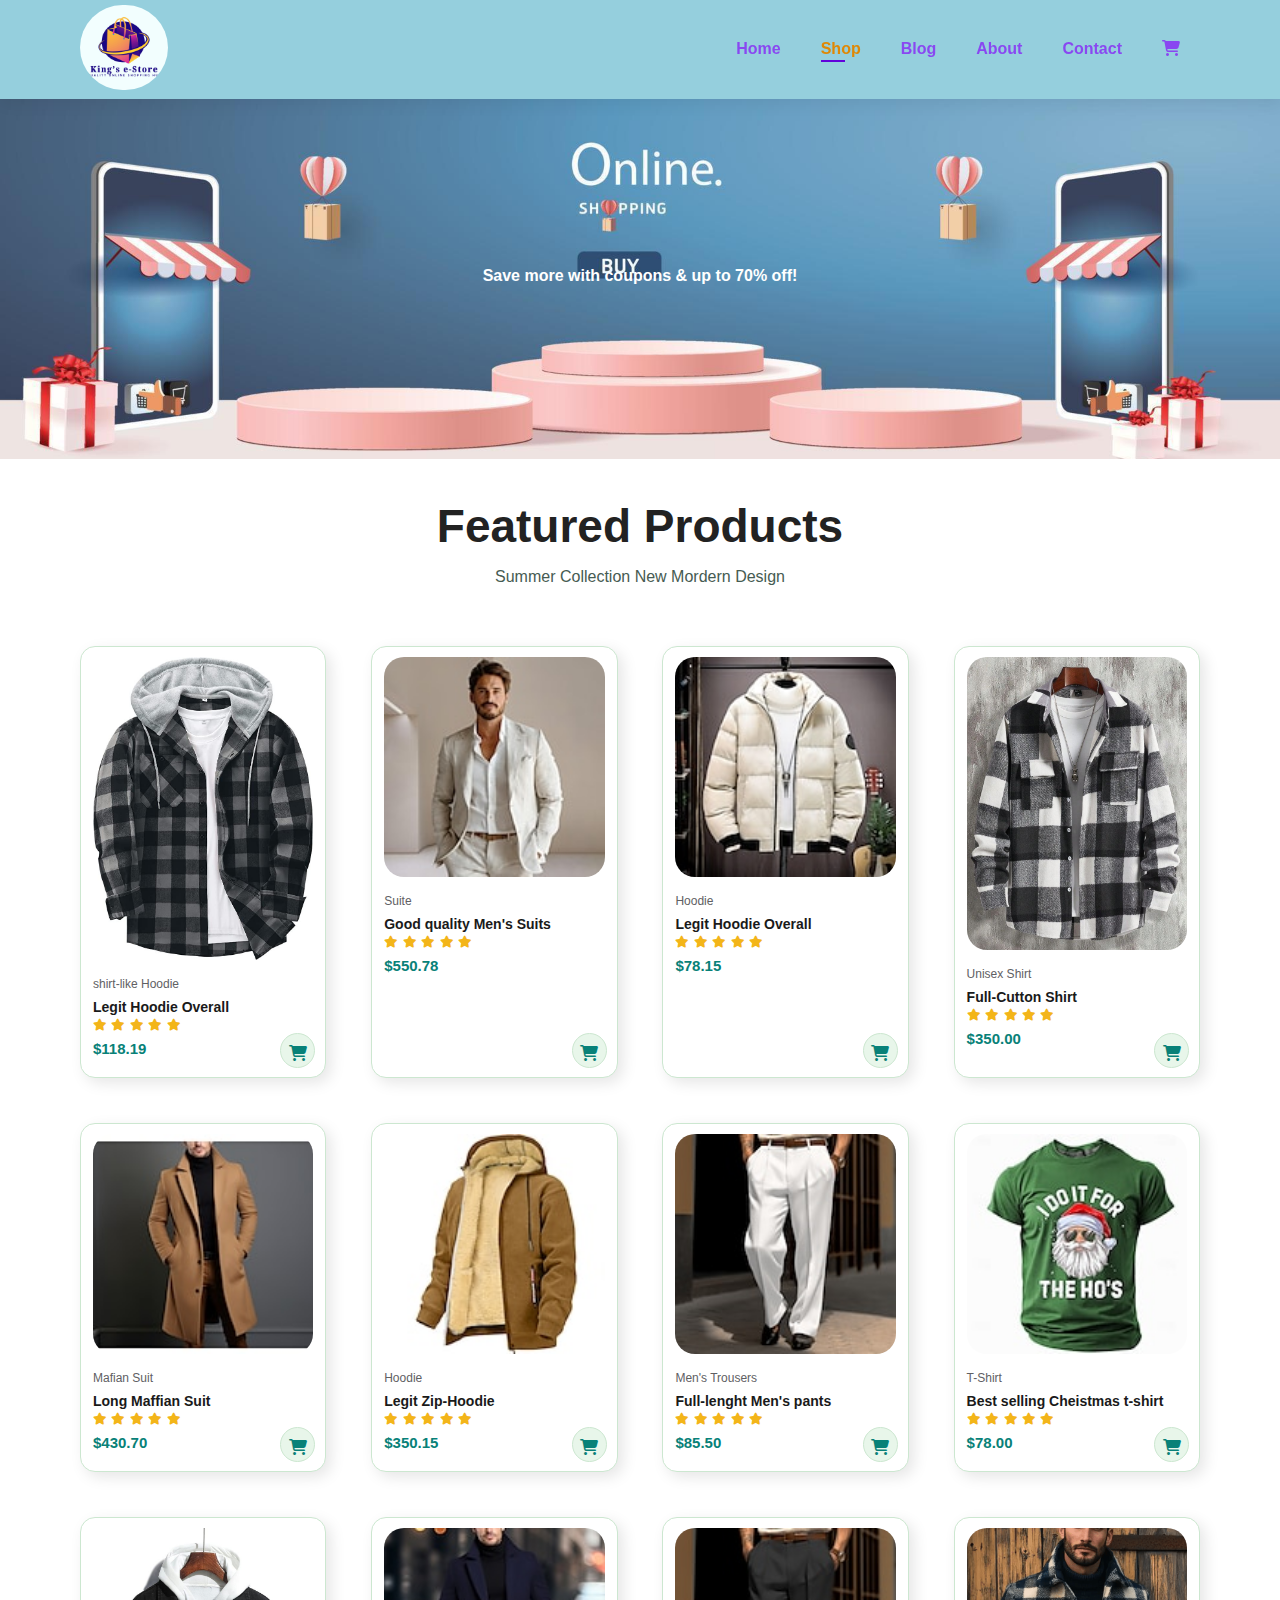
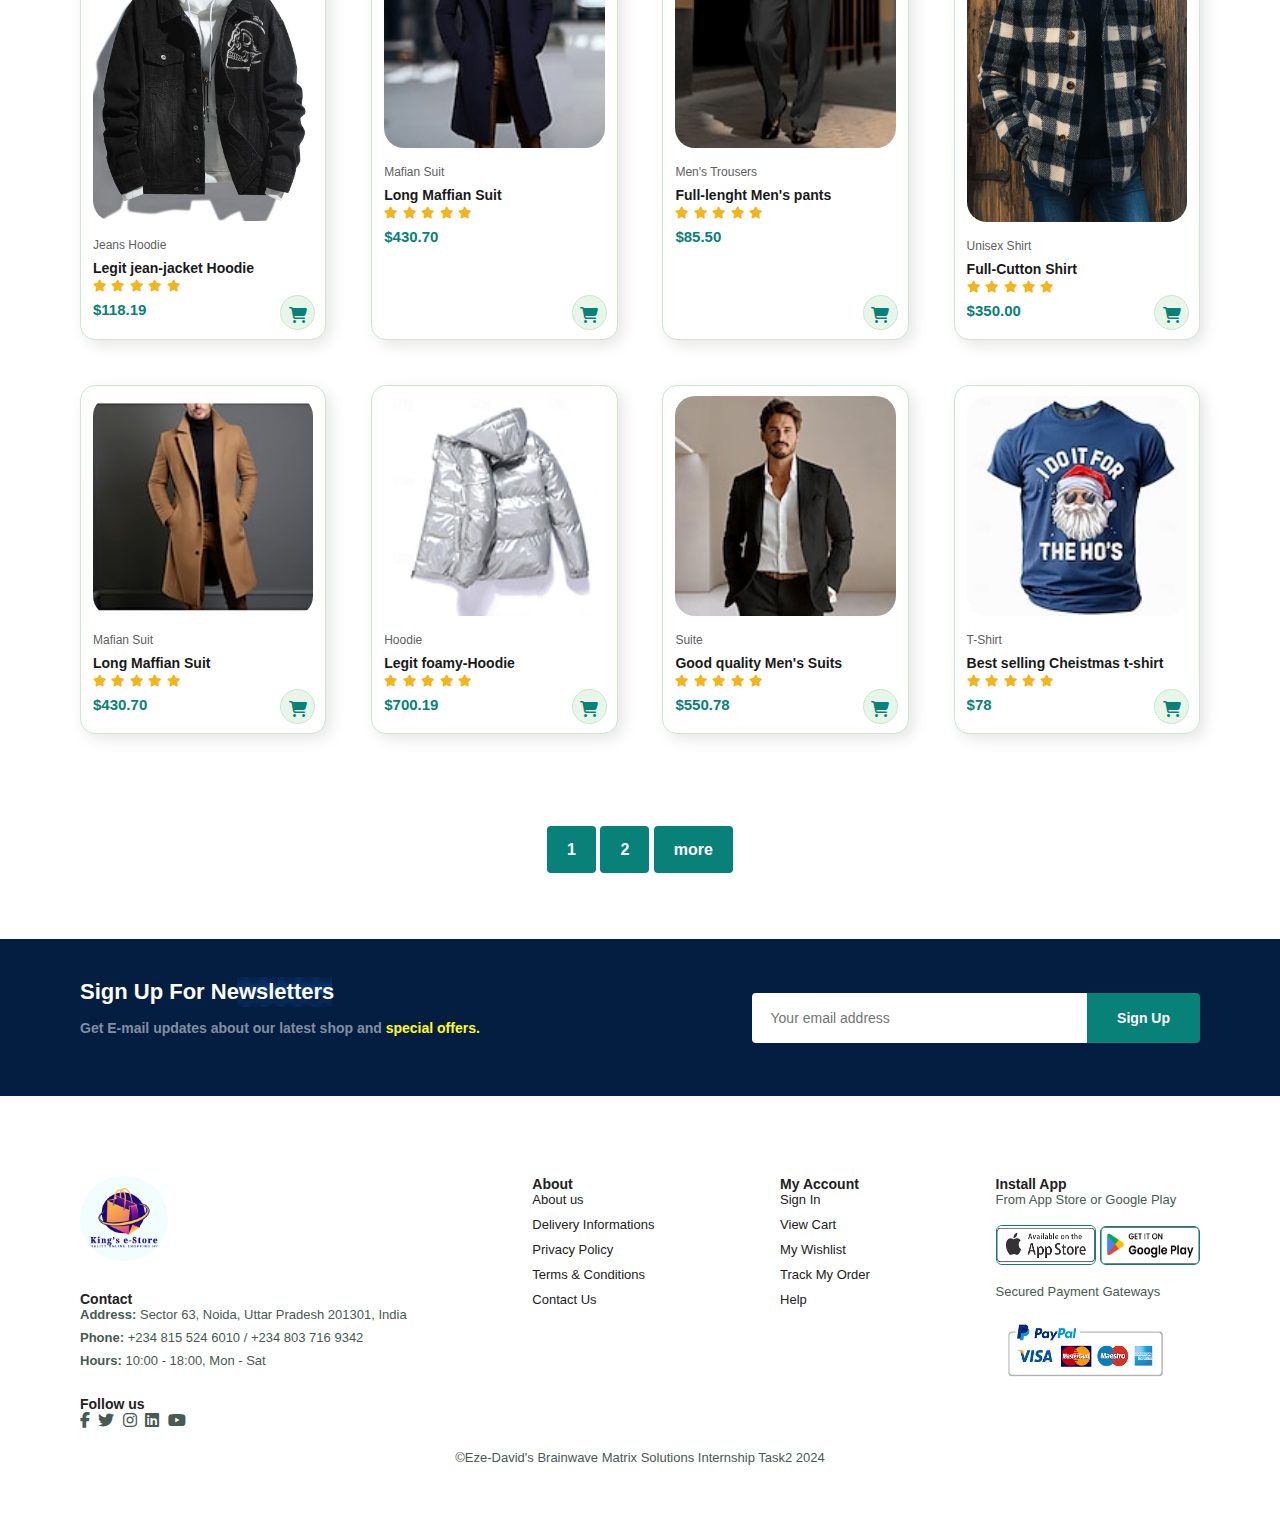
<file: shop.html>
<!DOCTYPE html>
<html lang="en">
<head>
    <meta charset="UTF-8">
    <meta name="viewport" content="width=device-width, initial-scale=1.0">
    <meta name="description" content="Kings_eStore offers super quality deals on clothing, accessories, and more. Explore up to 70% off!">
    <title>Kings_eStore - Home</title>
    <link rel="icon" type="image/x-icon" href="./assets/Images/Kings_e-Store.png">
    <link rel="stylesheet" href="https://cdnjs.cloudflare.com/ajax/libs/font-awesome/6.5.0/css/all.min.css">
    <link rel="stylesheet" href="assets/css/styles.css">
</head>
<body>
    
    <section id="header">
        <a href="#"><img src="./assets/Images/Kings_e-Store.png" class="logo" alt=""></a>

        <div>
            <ul id="navbar">
                <li><a class="" href="index.html">Home</a></li>
                <li><a class="active" href="shop.html">Shop</a></li>
                <li><a href="blog.html">Blog</a></li>
                <li><a href="about.html">About</a></li>
                <li><a href="contact.html">Contact</a></li>
               
                <!--My Icon -->
                <li id="lg-bag"><a href="cart.html"><i class="fa-solid fa-cart-shopping"></i>  </a></li>
                <a href="#" id="close"><i class="far fa-times"></i></a>
            </ul>
        </div>
        <div id="mobile">
            <a href="cart.html"><i class="fa-solid fa-cart-shopping"></i>  </a>
            <i id="bar" class="fas fa-outdent"></i>
        </div>
    </section>
    
    <section id="page-header">
        <p>Save more with coupons & up to 70% off!</p>
    </section>  

    

    <section id="product1" class="section-p1">
        <h2>Featured Products</h2>
        <p>Summer Collection New Mordern Design</p>
        <div class="pro-container">
          <div class="pro" onclick="window.location.href='sproduct1.html';">
              <img src="./assets/Images/hoodie1.png" alt="">
              <div class="des">
                  <span> shirt-like Hoodie</span>
                  <h5>Legit Hoodie Overall</h5>
                  <div class="star">
                      <i class="fas fa-star"></i>
                      <i class="fas fa-star"></i>
                      <i class="fas fa-star"></i>
                      <i class="fas fa-star"></i>
                      <i class="fas fa-star"></i>
                  </div>
                  <h4>$118.19</h4>
              </div>
              <a href="#" class="cart add-to-cart"><i class="fa-solid fa-cart-shopping"></i></a>
          </div>
          <div class="pro" onclick="window.location.href='sproduct.html';">
              <img src="./assets/Images/blazer1.png" alt="">
              <div class="des">
                  <span>Suite</span>
                  <h5>Good quality Men's Suits</h5>
                  <div class="star">
                      <i class="fas fa-star"></i>
                      <i class="fas fa-star"></i>
                      <i class="fas fa-star"></i>
                      <i class="fas fa-star"></i>
                      <i class="fas fa-star"></i>
                  </div>
                  <h4>$550.78</h4>
              </div>
              <a href="#" class="cart"><i class="fa-solid fa-cart-shopping"></i></a>
          </div>
          <div class="pro" onclick="window.location.href='sproduct2.html';">
              <img src="./assets/Images/jack2.png" alt="">
              <div class="des">
                  <span>Hoodie</span>
                  <h5>Legit Hoodie Overall</h5>
                  <div class="star">
                      <i class="fas fa-star"></i>
                      <i class="fas fa-star"></i>
                      <i class="fas fa-star"></i>
                      <i class="fas fa-star"></i>
                      <i class="fas fa-star"></i>
                  </div>
                  <h4>$78.15</h4>
              </div>
              <a href="#" class="cart add-to-cart"><i class="fa-solid fa-cart-shopping"></i></a>
          </div>
          <div class="pro" onclick="window.location.href='sproduct3.html';">
              <img src="./assets/Images/check1.png" alt=""> 
              <div class="des">
                  <span>Unisex Shirt</span>
                  <h5>Full-Cutton Shirt</h5>
                  <div class="star">
                      <i class="fas fa-star"></i>
                      <i class="fas fa-star"></i>
                      <i class="fas fa-star"></i>
                      <i class="fas fa-star"></i>
                      <i class="fas fa-star"></i>
                  </div>
                  <h4>$350.00</h4>
              </div>
              <a href="#" class="cart"><i class="fa-solid fa-cart-shopping"></i></a>
          </div>
          <div class="pro" onclick="window.location.href='sproduct4.html';">
              <img src="./assets/Images/maf1.png" alt="">
              <div class="des">
                  <span>Mafian Suit</span>
                  <h5>Long Maffian Suit</h5>
                  <div class="star">
                      <i class="fas fa-star"></i>
                      <i class="fas fa-star"></i>
                      <i class="fas fa-star"></i>
                      <i class="fas fa-star"></i>
                      <i class="fas fa-star"></i>
                  </div>
                  <h4>$430.70</h4>
              </div>
              <a href="#" class="cart add-to-cart"><i class="fa-solid fa-cart-shopping"></i></a>
          </div>
          <div class="pro" onclick="window.location.href='sproduct2.html';">
              <img src="./assets/Images/jack1.png" alt="">
              <div class="des">
                  <span>Hoodie</span>
                  <h5>Legit Zip-Hoodie</h5>
                  <div class="star">
                      <i class="fas fa-star"></i>
                      <i class="fas fa-star"></i>
                      <i class="fas fa-star"></i>
                      <i class="fas fa-star"></i>
                      <i class="fas fa-star"></i>
                  </div>
                  <h4>$350.15</h4>
              </div>
              <a href="#" class="cart"><i class="fa-solid fa-cart-shopping"></i></a>
          </div>
          <div class="pro" onclick="window.location.href='sproduct6.html';">
              <img src="./assets/Images/pants1.jpg" alt="">
              <div class="des">
                  <span>Men's Trousers</span>
                  <h5>Full-lenght Men's pants</h5>
                  <div class="star">
                      <i class="fas fa-star"></i>
                      <i class="fas fa-star"></i>
                      <i class="fas fa-star"></i>
                      <i class="fas fa-star"></i>
                      <i class="fas fa-star"></i>
                  </div>
                  <h4>$85.50</h4>
              </div>
              <a href="#" class="cart"><i class="fa-solid fa-cart-shopping"></i></a>
          </div>
          <div class="pro" onclick="window.location.href='sproduct7.html';">
              <img src="./assets/Images/polo1.png" alt="">
              <div class="des">
                  <span>T-Shirt</span>
                  <h5>Best selling Cheistmas t-shirt</h5>
                  <div class="star">
                      <i class="fas fa-star"></i>
                      <i class="fas fa-star"></i>
                      <i class="fas fa-star"></i>
                      <i class="fas fa-star"></i>
                      <i class="fas fa-star"></i>
                  </div>
                  <h4>$78.00</h4>
              </div>
              <a href="#" class="cart"><i class="fa-solid fa-cart-shopping"></i></a>
          </div>
          
       

  

  
        <div class="pro" onclick="window.location.href='sproduct1.html';">
            <img src="./assets/Images/hoodie1-4.jpg" alt="">
            <div class="des">
              <span> Jeans Hoodie</span>
              <h5>Legit jean-jacket Hoodie</h5>
              <div class="star">
                  <i class="fas fa-star"></i>
                  <i class="fas fa-star"></i>
                  <i class="fas fa-star"></i>
                  <i class="fas fa-star"></i>
                  <i class="fas fa-star"></i>
              </div>
              <h4>$118.19</h4>
            </div>
            <a href="#" class="cart"><i class="fa-solid fa-cart-shopping"></i></a>
        </div>
        <div class="pro" onclick="window.location.href='sproduct4.html';">
            <img src="./assets/Images/maf1-2.png" alt="">
            <div class="des">
              <span>Mafian Suit</span>
              <h5>Long Maffian Suit</h5>
              <div class="star">
                  <i class="fas fa-star"></i>
                  <i class="fas fa-star"></i>
                  <i class="fas fa-star"></i>
                  <i class="fas fa-star"></i>
                  <i class="fas fa-star"></i>
              </div>
              <h4>$430.70</h4>
            </div>
            <a href="#" class="cart"><i class="fa-solid fa-cart-shopping"></i></a>
        </div>
        <div class="pro" onclick="window.location.href='sproduct6.html';">
            <img src="/assets/Images/pants1-2.jpg" alt="">
            <div class="des">
              <span>Men's Trousers</span>
              <h5>Full-lenght Men's pants</h5>
              <div class="star">
                  <i class="fas fa-star"></i>
                  <i class="fas fa-star"></i>
                  <i class="fas fa-star"></i>
                  <i class="fas fa-star"></i>
                  <i class="fas fa-star"></i>
              </div>
              <h4>$85.50</h4>
            </div>
            <a href="#" class="cart"><i class="fa-solid fa-cart-shopping"></i></a>
        </div>
        <div class="pro" onclick="window.location.href='sproduct3.html';">
            <img src="./assets/Images/check1-2.png" alt=""> 
            <div class="des">
              <span>Unisex Shirt</span>
              <h5>Full-Cutton Shirt</h5>
              <div class="star">
                  <i class="fas fa-star"></i>
                  <i class="fas fa-star"></i>
                  <i class="fas fa-star"></i>
                  <i class="fas fa-star"></i>
                  <i class="fas fa-star"></i>
              </div>
              <h4>$350.00</h4>
            </div>
            <a href="#" class="cart"><i class="fa-solid fa-cart-shopping"></i></a>
        </div>
        <div class="pro" onclick="window.location.href='sproduct4.html';">
            <img src="./assets/Images/maf1.png" alt="">
            <div class="des">
              <span>Mafian Suit</span>
              <h5>Long Maffian Suit</h5>
              <div class="star">
                  <i class="fas fa-star"></i>
                  <i class="fas fa-star"></i>
                  <i class="fas fa-star"></i>
                  <i class="fas fa-star"></i>
                  <i class="fas fa-star"></i>
              </div>
              <h4>$430.70</h4>
            </div>
            <a href="#" class="cart"><i class="fa-solid fa-cart-shopping"></i></a>
        </div>
        <div class="pro" onclick="window.location.href='sproduct5.html';">
            <img src="./assets/Images/jack3-1.png" alt="">
            <div class="des">
                <span>Hoodie</span>
                <h5>Legit foamy-Hoodie</h5>
                <div class="star">
                    <i class="fas fa-star"></i>
                    <i class="fas fa-star"></i>
                    <i class="fas fa-star"></i>
                    <i class="fas fa-star"></i>
                    <i class="fas fa-star"></i>
                </div>
                <h4>$700.19</h4>
            </div>
            <a href="#" class="cart"><i class="fa-solid fa-cart-shopping"></i></a>
        </div>
        <div class="pro" onclick="window.location.href='sproduct.html';">
            <img src="./assets/Images/blazer1-4.png" alt="">
            <div class="des">
              <span>Suite</span>
              <h5>Good quality Men's Suits</h5>
              <div class="star">
                  <i class="fas fa-star"></i>
                  <i class="fas fa-star"></i>
                  <i class="fas fa-star"></i>
                  <i class="fas fa-star"></i>
                  <i class="fas fa-star"></i>
              </div>
              <h4>$550.78</h4>
            </div>
            <a href="#" class="cart"><i class="fa-solid fa-cart-shopping"></i></a>
        </div>
        <div class="pro"onclick="window.location.href='sproduct7.html';">
            <img src="./assets/Images/polo1-2.png" alt="">
            <div class="des">
              <span>T-Shirt</span>
              <h5>Best selling Cheistmas t-shirt</h5>
              <div class="star">
                  <i class="fas fa-star"></i>
                  <i class="fas fa-star"></i>
                  <i class="fas fa-star"></i>
                  <i class="fas fa-star"></i>
                  <i class="fas fa-star"></i>
              </div>
              <h4>$78</h4>
            </div>
            <a href="#" class="cart"><i class="fa-solid fa-cart-shopping"></i></a>
        </div>
        
      </div>
</section>

  <section id="pagination" class="section-p1">
    <a href="#">1</a>
    <a href="#">2</a>
    <a href="#">more</a>
  </section>





<section id="newsletter" class="section-p1 section-m1">
    <div class="newstext">
        <h4>Sign Up For Newsletters</h4>
        <p>Get E-mail updates about our latest shop and <span>special offers.</span></p>
    </div>
    <div class="form">
        <input type="text" placeholder="Your email address">
        <button class="normal">Sign Up</button>
    </div>
</section>




    <footer class="section-p1">
        <div class="col">
            <img src="./assets/Images/Kings_e-Store.png" alt="" class="logo logo2"/>
            <h4>Contact</h4>
            <p><strong>Address:</strong> Sector 63, Noida, Uttar Pradesh 201301, India</p>
            <p><strong>Phone:</strong> +234 815 524 6010 / +234 803 716 9342</p>
            <p><strong>Hours:</strong> 10:00 - 18:00, Mon - Sat</p>
            <div class="follow">
                <h4>Follow us</h4>
                <div class="icon">
                    <i class="fab fa-facebook-f"></i>
                    <i class="fab fa-twitter"></i>
                    <i class="fab fa-instagram"></i>
                    <i class="fab fa-linkedin"></i>
                    <i class="fab fa-youtube"></i>
                </div>
            </div>
        </div>

        <div class="col">
            <h4>About</h4>
            <a href="#">About us</a>
            <a href="#">Delivery Informations</a>
            <a href="#">Privacy Policy</a>
            <a href="#">Terms & Conditions</a>
            <a href="#">Contact Us</a>
        </div>
        <div class="col">
            <h4>My Account</h4>
            <a href="#">Sign In</a>
            <a href="#">View Cart</a>
            <a href="#">My Wishlist</a>
            <a href="#">Track My Order</a>
            <a href="#">Help</a>
        </div>

        <div class="col install">
            <h4>Install App</h4>
            <p>From App Store or Google Play</p>
            <div class="row">
                <img src="./assets/Images/app store.png" alt="" height="40px" width="100px">
                <img src="./assets/Images/google-pay.webp" alt ="" height="39px" width="100px">
            </div>
            <p>Secured Payment Gateways</p>
            <img src="./assets/Images/visa.png" alt="" height="70px" width="175px"/>
        </div>

        <div class="copyright">
            <p>&copy;Eze-David's Brainwave Matrix Solutions Internship Task2 2024</p>
        </div>
    </footer>



    <script src="assets/js/main.js"></script>
</body>
</html>
</file>
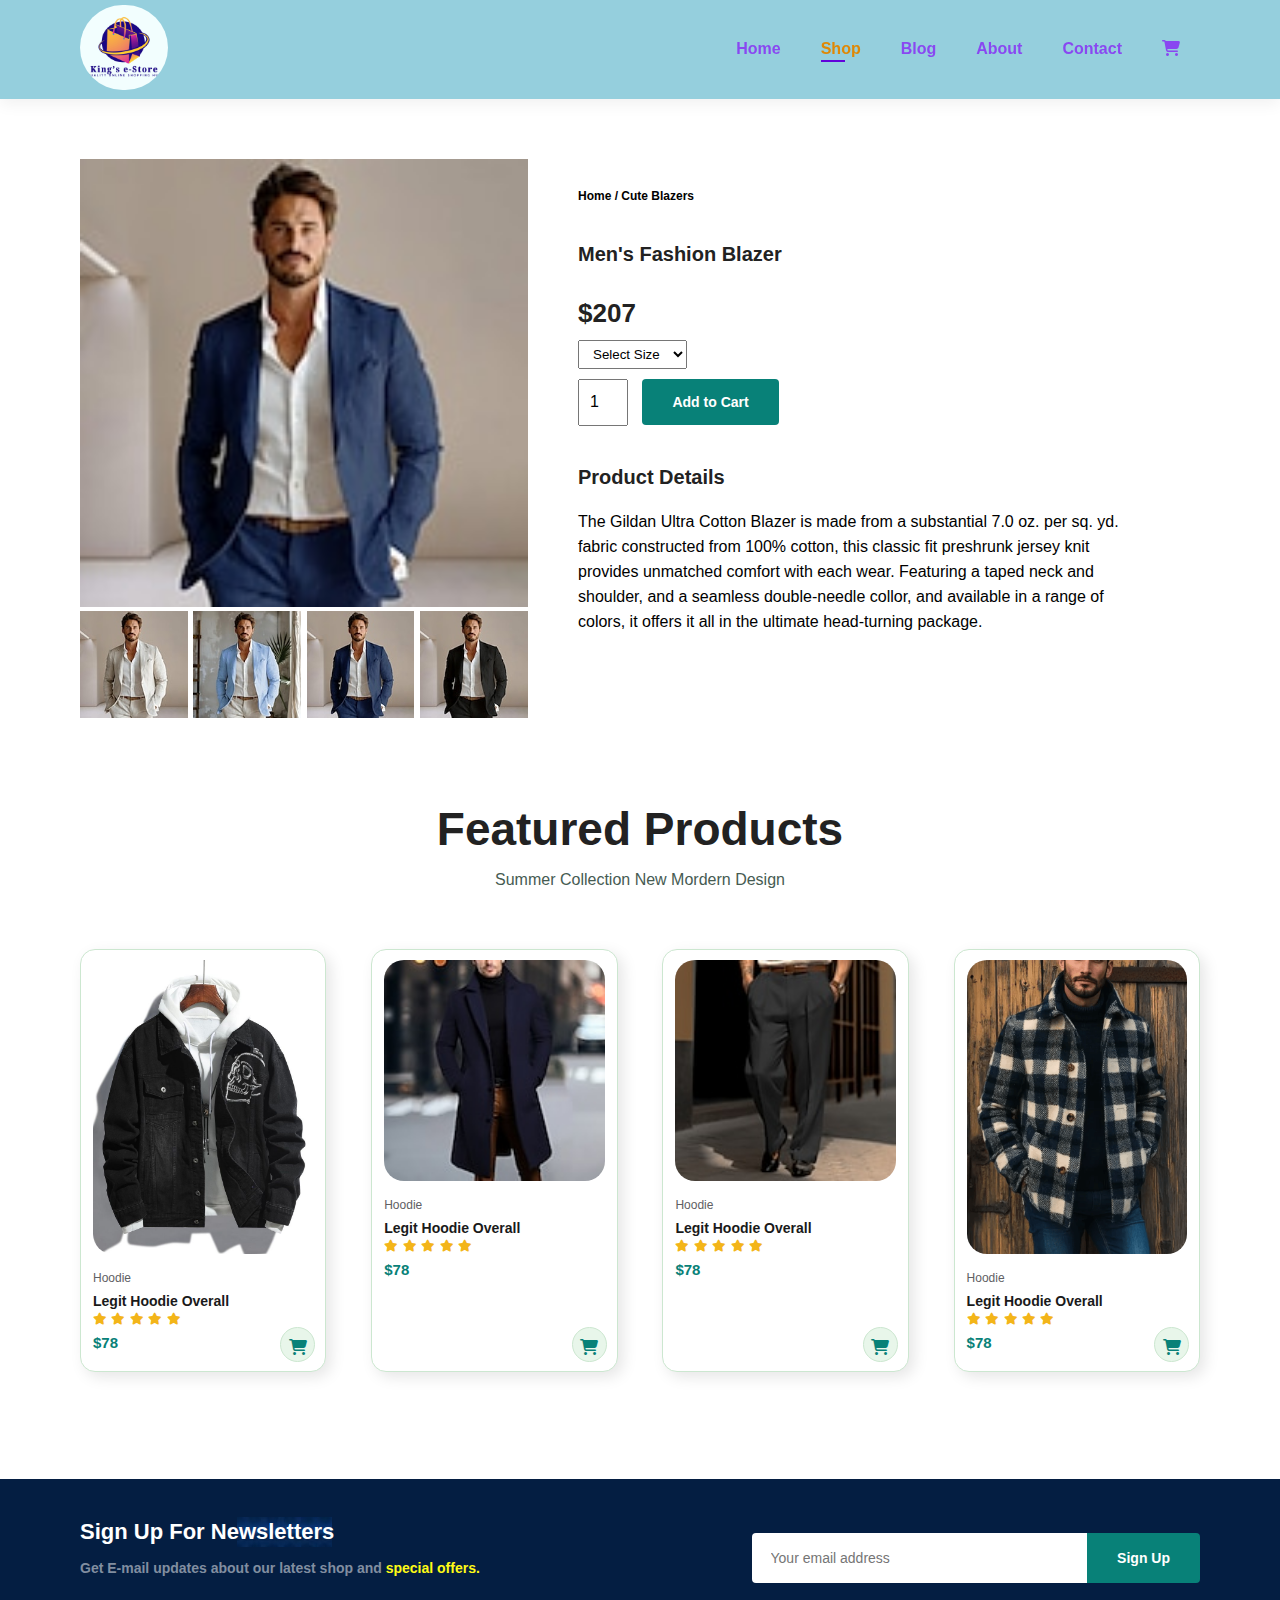
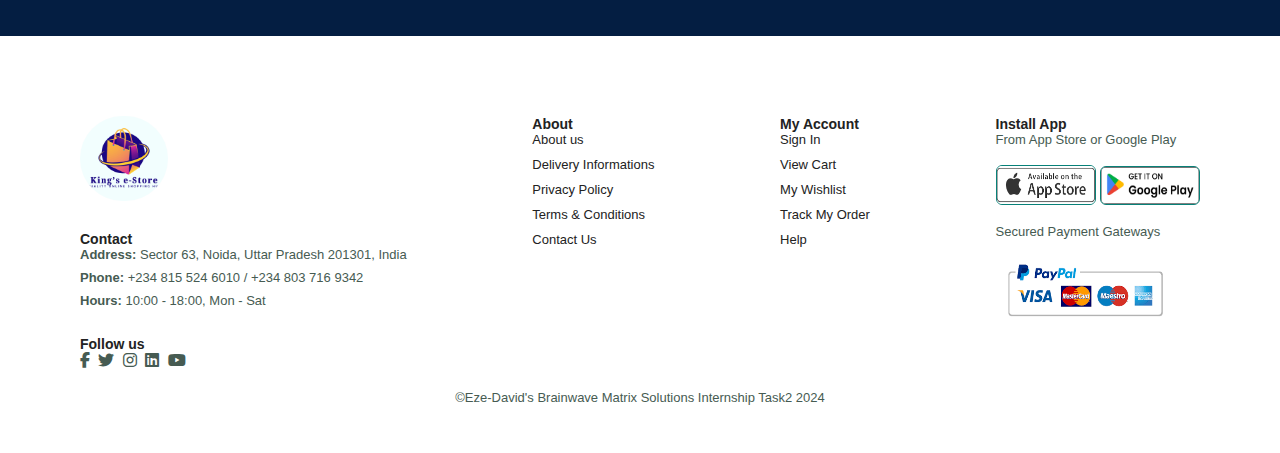
<file: sproduct.html>
<!DOCTYPE html>
<html lang="en">
<head>
    <meta charset="UTF-8">
    <meta name="viewport" content="width=device-width, initial-scale=1.0">
    <title>Kings_eStore - Home</title>
    <link rel="icon" type="image/x-icon" href="./assets/Images/King’s e-Store.png">
    <link rel="stylesheet" href="https://cdnjs.cloudflare.com/ajax/libs/font-awesome/6.5.0/css/all.min.css">
    <link rel="stylesheet" href="assets/css/styles.css">
</head>
<body>
    
    <section id="header">
        <a href="#"><img src="./assets/Images/Kings_e-Store.png" class="logo" alt=""></a>

        <div>
            <ul id="navbar">
                <li><a class="" href="index.html">Home</a></li>
                <li><a class="active" href="shop.html">Shop</a></li>
                <li><a href="blog.html">Blog</a></li>
                <li><a href="about.html">About</a></li>
                <li><a href="contact.html">Contact</a></li>
               
                <!--My Icon -->
                <li id="lg-bag"><a href="cart.html"><i class="fa-solid fa-cart-shopping"></i>  </a></li>
                <a href="#" id="close"><i class="far fa-times"></i></a>
            </ul>
        </div>
        <div id="mobile">
            <a href="cart.html"><i class="fa-solid fa-cart-shopping"></i>  </a>
            <i id="bar" class="fas fa-outdent"></i>
        </div>
    </section>
    
   <section id="prodetails" class="section-p1">
    <div class="single-pro-image">
         <img src="./assets/Images/blazer1-2.png" width="100%" id="MainImg" alt="">
         <div class="small-img-group">
            <div class="small-img-col">
                <img src="./assets/Images/blazer1.png" width="100%" class="small-img" alt="" />
            </div>
            <div class="small-img-col">
                <img src="./assets/Images/blazer1-1.png" width="100%" class="small-img" alt="" />
            </div>
            <div class="small-img-col">
                <img src="./assets/Images/blazer1-3.png" width="100%" class="small-img" alt="" />
            </div>
            <div class="small-img-col">
                <img src="./assets/Images/blazer1-4.png" width="100%" class="small-img" alt="" />
            </div>
         </div>
    </div>


    <div class="single-pro-details">
        <h6>Home / Cute Blazers</h6>
        <h4>Men's Fashion Blazer</h4>
        <h2>$207</h2>
        <select>
            <option>Select Size</option>
            <option>XL</option>
            <option>XXL</option>
            <option>Large</option>
            <option>For Kids</option>
        </select>
        <input type="number" value="1">
        <button class="normal">Add to Cart</button>
        <h4>Product Details</h4>
        <span>The Gildan Ultra Cotton Blazer is made from a substantial 7.0 oz. per 
            sq. yd. fabric constructed from 100% cotton, this classic fit preshrunk
            jersey knit provides unmatched comfort with each wear. Featuring a taped neck
            and shoulder, and a seamless double-needle collor, and available in a range
            of colors, it offers it all in the ultimate head-turning package.</span>
    </div>
   </section>

   <section id="product1" class="section-p1">
    <h2>Featured Products</h2>
    <p>Summer Collection New Mordern Design</p>
    <div class="pro-container">
      <div class="pro">
          <img src="./assets/Images/hoodie1-4.jpg" alt="">
          <div class="des">
              <span>Hoodie</span>
              <h5>Legit Hoodie Overall</h5>
              <div class="star">
                  <i class="fas fa-star"></i>
                  <i class="fas fa-star"></i>
                  <i class="fas fa-star"></i>
                  <i class="fas fa-star"></i>
                  <i class="fas fa-star"></i>
              </div>
              <h4>$78</h4>
          </div>
          <a href="#" class="cart"><i class="fa-solid fa-cart-shopping"></i></a>
      </div>
      <div class="pro">
          <img src="./assets/Images/maf1-2.png" alt="">
          <div class="des">
              <span>Hoodie</span>
              <h5>Legit Hoodie Overall</h5>
              <div class="star">
                  <i class="fas fa-star"></i>
                  <i class="fas fa-star"></i>
                  <i class="fas fa-star"></i>
                  <i class="fas fa-star"></i>
                  <i class="fas fa-star"></i>
              </div>
              <h4>$78</h4>
          </div>
          <a href="#" class="cart"><i class="fa-solid fa-cart-shopping"></i></a>
      </div>
      <div class="pro">
          <img src="/assets/Images/pants1-2.jpg" alt="">
          <div class="des">
              <span>Hoodie</span>
              <h5>Legit Hoodie Overall</h5>
              <div class="star">
                  <i class="fas fa-star"></i>
                  <i class="fas fa-star"></i>
                  <i class="fas fa-star"></i>
                  <i class="fas fa-star"></i>
                  <i class="fas fa-star"></i>
              </div>
              <h4>$78</h4>
          </div>
          <a href="#" class="cart"><i class="fa-solid fa-cart-shopping"></i></a>
      </div>
      <div class="pro">
          <img src="./assets/Images/check1-2.png" alt=""> 
          <div class="des">
              <span>Hoodie</span>
              <h5>Legit Hoodie Overall</h5>
              <div class="star">
                  <i class="fas fa-star"></i>
                  <i class="fas fa-star"></i>
                  <i class="fas fa-star"></i>
                  <i class="fas fa-star"></i>
                  <i class="fas fa-star"></i>
              </div>
              <h4>$78</h4>
          </div>
          <a href="#" class="cart"><i class="fa-solid fa-cart-shopping"></i></a>
      </div>
      
      
    </div>
</section>





<section id="newsletter" class="section-p1 section-m1">
    <div class="newstext">
        <h4>Sign Up For Newsletters</h4>
        <p>Get E-mail updates about our latest shop and <span>special offers.</span></p>
    </div>
    <div class="form">
        <input type="text" placeholder="Your email address">
        <button class="normal">Sign Up</button>
    </div>
</section>




    <footer class="section-p1">
        <div class="col">
            <img src="./assets/Images/Kings_e-Store.png" alt="" class="logo logo2"/>
            <h4>Contact</h4>
            <p><strong>Address:</strong> Sector 63, Noida, Uttar Pradesh 201301, India</p>
            <p><strong>Phone:</strong> +234 815 524 6010 / +234 803 716 9342</p>
            <p><strong>Hours:</strong> 10:00 - 18:00, Mon - Sat</p>
            <div class="follow">
                <h4>Follow us</h4>
                <div class="icon">
                    <i class="fab fa-facebook-f"></i>
                    <i class="fab fa-twitter"></i>
                    <i class="fab fa-instagram"></i>
                    <i class="fab fa-linkedin"></i>
                    <i class="fab fa-youtube"></i>
                </div>
            </div>
        </div>

        <div class="col">
            <h4>About</h4>
            <a href="#">About us</a>
            <a href="#">Delivery Informations</a>
            <a href="#">Privacy Policy</a>
            <a href="#">Terms & Conditions</a>
            <a href="#">Contact Us</a>
        </div>
        <div class="col">
            <h4>My Account</h4>
            <a href="#">Sign In</a>
            <a href="#">View Cart</a>
            <a href="#">My Wishlist</a>
            <a href="#">Track My Order</a>
            <a href="#">Help</a>
        </div>

        <div class="col install">
            <h4>Install App</h4>
            <p>From App Store or Google Play</p>
            <div class="row">
                <img src="./assets/Images/app store.png" alt="" height="40px" width="100px">
                <img src="./assets/Images/google-pay.webp" alt ="" height="39px" width="100px">
            </div>
            <p>Secured Payment Gateways</p>
            <img src="./assets/Images/visa.png" alt="" height="70px" width="175px"/>
        </div>

        <div class="copyright">
            <p>&copy;Eze-David's Brainwave Matrix Solutions Internship Task2 2024</p>
        </div>
    </footer>

    <script>
        var MainImg = document.getElementById("MainImg");
        var smallimg = document.getElementsByClassName("small-img");

        smallimg[0].onclick = function() {
            MainImg.src = smallimg[0].src
        }
        smallimg[1].onclick = function() {
            MainImg.src = smallimg[1].src
        }
        smallimg[2].onclick = function() {
            MainImg.src = smallimg[2].src
        }
        smallimg[3].onclick = function() {
            MainImg.src = smallimg[3].src
        }
    </script>



    <script src="assets/js/main.js"></script>
</body>
</html>
</file>
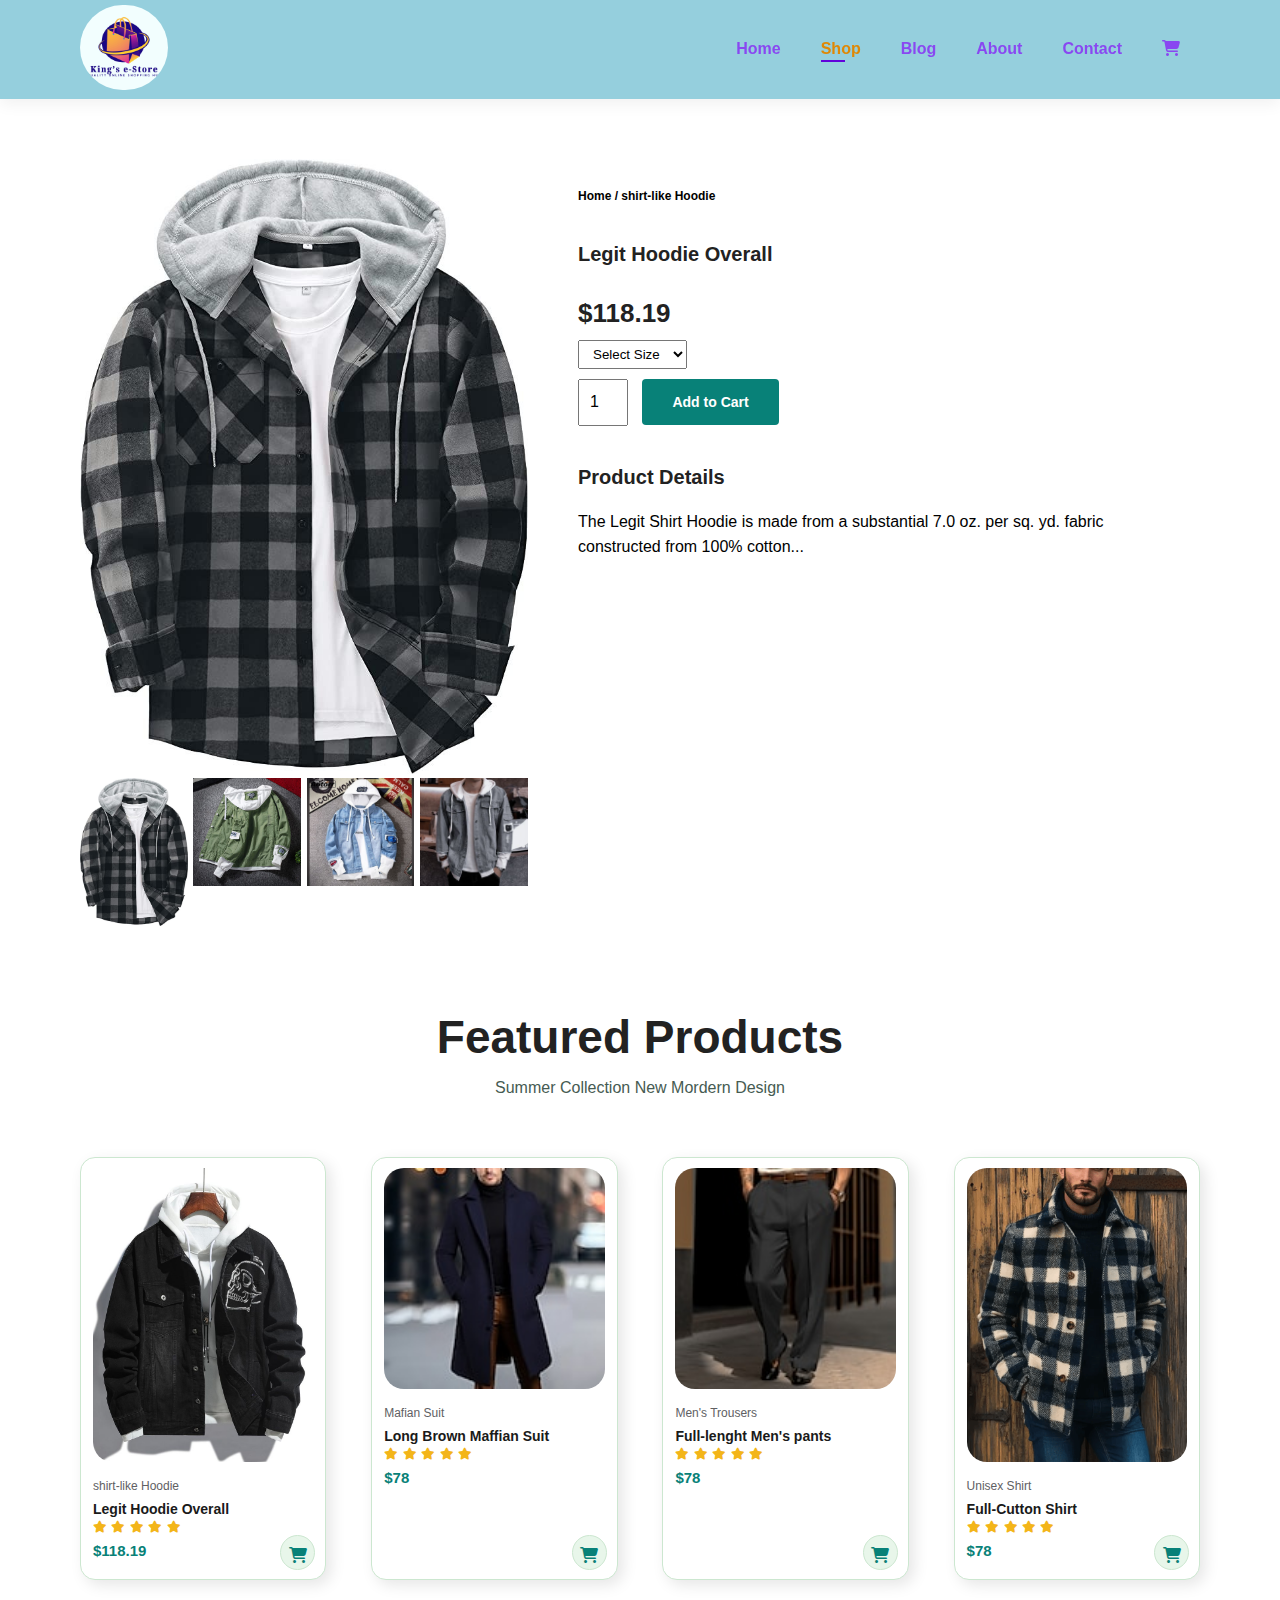
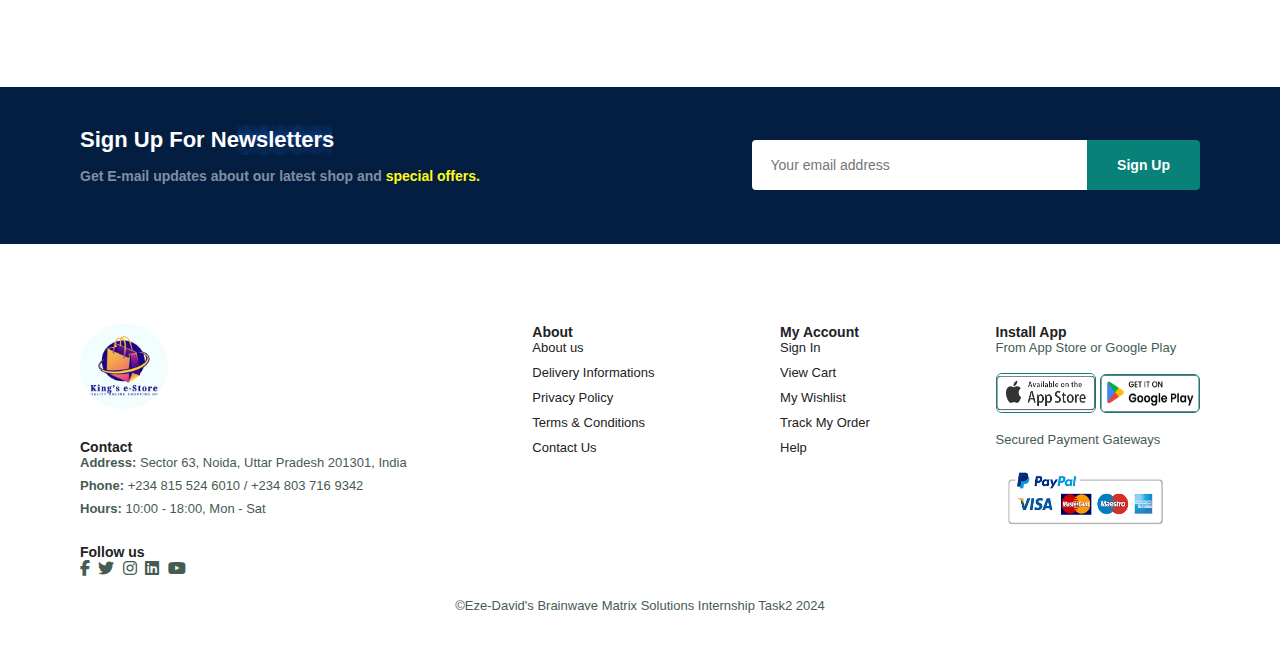
<file: sproduct1.html>
<!DOCTYPE html>
<html lang="en">
<head>
    <meta charset="UTF-8">
    <meta name="viewport" content="width=device-width, initial-scale=1.0">
    <meta name="description" content="Kings_eStore offers super quality deals on clothing, accessories, and more. Explore up to 70% off!">
    <title>Kings_eStore - Home</title>
    <link rel="icon" type="image/x-icon" href="./assets/Images/Kings_e-Store.png">
    <link rel="stylesheet" href="https://cdnjs.cloudflare.com/ajax/libs/font-awesome/6.5.0/css/all.min.css">
    <link rel="stylesheet" href="assets/css/styles.css">
</head>
<body>
    
    <section id="header">
        <a href="#"><img src="./assets/Images/Kings_e-Store.png" class="logo" alt=""></a>

        <div>
            <ul id="navbar">
                <li><a class="" href="index.html">Home</a></li>
                <li><a class="active" href="shop.html">Shop</a></li>
                <li><a href="blog.html">Blog</a></li>
                <li><a href="about.html">About</a></li>
                <li><a href="contact.html">Contact</a></li>
               
                <!--My Icon -->
                <li id="lg-bag"><a href="cart.html"><i class="fa-solid fa-cart-shopping"></i>  </a></li>
                <a href="#" id="close"><i class="far fa-times"></i></a>
            </ul>
        </div>
        <div id="mobile">
            <a href="cart.html"><i class="fa-solid fa-cart-shopping"></i>  </a>
            <i id="bar" class="fas fa-outdent"></i>
        </div>
    </section>
    
    <section id="prodetails" class="section-p1">
        <div class="single-pro-image">
          <img src="./assets/Images/hoodie1.png" width="100%" id="MainImg" alt="Product Image" />
          <div class="small-img-group">
            <div class="small-img-col">
              <img src="./assets/Images/hoodie1.png" width="100%" class="small-img" alt="Image 1" />
            </div>
            <div class="small-img-col">
              <img src="./assets/Images/hoodie1-2.png" width="100%" class="small-img" alt="Image 2" />
            </div>
            <div class="small-img-col">
              <img src="./assets/Images/hoodie1-3.jpg" width="100%" class="small-img" alt="Image 3" />
            </div>
            <div class="small-img-col">
              <img src="./assets/Images/hoodie1-1.jpg" width="100%" class="small-img" alt="Image 4" />
            </div>
          </div>
        </div>
      
        <div class="single-pro-details" data-id="101">
          <h6>Home / shirt-like Hoodie</h6>
          <h4>Legit Hoodie Overall</h4>
          <h2>$118.19</h2>
          <select>
            <option>Select Size</option>
            <option>XL</option>
            <option>XXL</option>
            <option>Large</option>
            <option>For Kids</option>
          </select>
          <input type="number" value="1" />
          <button class="normal add-to-cart">Add to Cart</button>
          <h4>Product Details</h4>
          <span>
            The Legit Shirt Hoodie is made from a substantial 7.0 oz. per sq. yd. fabric constructed
            from 100% cotton...
          </span>
        </div>
      </section>
      

   <section id="product1" class="section-p1">
    <h2>Featured Products</h2>
    <p>Summer Collection New Mordern Design</p>
    <div class="pro-container">
      <div class="pro">
          <img src="./assets/Images/hoodie1-4.jpg" alt="">
          <div class="des">
                  <span> shirt-like Hoodie</span>
                  <h5>Legit Hoodie Overall</h5>
                  <div class="star">
                      <i class="fas fa-star"></i>
                      <i class="fas fa-star"></i>
                      <i class="fas fa-star"></i>
                      <i class="fas fa-star"></i>
                      <i class="fas fa-star"></i>
                  </div>
                  <h4>$118.19</h4>
              </div>
          <a href="#" class="cart"><i class="fa-solid fa-cart-shopping"></i></a>
      </div>
      <div class="pro">
          <img src="./assets/Images/maf1-2.png" alt="">
          <div class="des">
            <span>Mafian Suit</span>
            <h5>Long Brown Maffian Suit</h5>
              <div class="star">
                  <i class="fas fa-star"></i>
                  <i class="fas fa-star"></i>
                  <i class="fas fa-star"></i>
                  <i class="fas fa-star"></i>
                  <i class="fas fa-star"></i>
              </div>
              <h4>$78</h4>
          </div>
          <a href="#" class="cart"><i class="fa-solid fa-cart-shopping"></i></a>
      </div>
      <div class="pro">
          <img src="/assets/Images/pants1-2.jpg" alt="">
          <div class="des">
            <span>Men's Trousers</span>
            <h5>Full-lenght Men's pants</h5>
              <div class="star">
                  <i class="fas fa-star"></i>
                  <i class="fas fa-star"></i>
                  <i class="fas fa-star"></i>
                  <i class="fas fa-star"></i>
                  <i class="fas fa-star"></i>
              </div>
              <h4>$78</h4>
          </div>
          <a href="#" class="cart"><i class="fa-solid fa-cart-shopping"></i></a>
      </div>
      <div class="pro">
          <img src="./assets/Images/check1-2.png" alt=""> 
          <div class="des">
            <span>Unisex Shirt</span>
            <h5>Full-Cutton Shirt</h5>
              <div class="star">
                  <i class="fas fa-star"></i>
                  <i class="fas fa-star"></i>
                  <i class="fas fa-star"></i>
                  <i class="fas fa-star"></i>
                  <i class="fas fa-star"></i>
              </div>
              <h4>$78</h4>
          </div>
          <a href="#" class="cart"><i class="fa-solid fa-cart-shopping"></i></a>
      </div>
      
      
    </div>
</section>





<section id="newsletter" class="section-p1 section-m1">
    <div class="newstext">
        <h4>Sign Up For Newsletters</h4>
        <p>Get E-mail updates about our latest shop and <span>special offers.</span></p>
    </div>
    <div class="form">
        <input type="text" placeholder="Your email address">
        <button class="normal">Sign Up</button>
    </div>
</section>




    <footer class="section-p1">
        <div class="col">
            <img src="./assets/Images/Kings_e-Store.png" alt="" class="logo logo2"/>
            <h4>Contact</h4>
            <p><strong>Address:</strong> Sector 63, Noida, Uttar Pradesh 201301, India</p>
            <p><strong>Phone:</strong> +234 815 524 6010 / +234 803 716 9342</p>
            <p><strong>Hours:</strong> 10:00 - 18:00, Mon - Sat</p>
            <div class="follow">
                <h4>Follow us</h4>
                <div class="icon">
                    <i class="fab fa-facebook-f"></i>
                    <i class="fab fa-twitter"></i>
                    <i class="fab fa-instagram"></i>
                    <i class="fab fa-linkedin"></i>
                    <i class="fab fa-youtube"></i>
                </div>
            </div>
        </div>

        <div class="col">
            <h4>About</h4>
            <a href="#">About us</a>
            <a href="#">Delivery Informations</a>
            <a href="#">Privacy Policy</a>
            <a href="#">Terms & Conditions</a>
            <a href="#">Contact Us</a>
        </div>
        <div class="col">
            <h4>My Account</h4>
            <a href="#">Sign In</a>
            <a href="#">View Cart</a>
            <a href="#">My Wishlist</a>
            <a href="#">Track My Order</a>
            <a href="#">Help</a>
        </div>

        <div class="col install">
            <h4>Install App</h4>
            <p>From App Store or Google Play</p>
            <div class="row">
                <img src="./assets/Images/app store.png" alt="" height="40px" width="100px">
                <img src="./assets/Images/google-pay.webp" alt ="" height="39px" width="100px">
            </div>
            <p>Secured Payment Gateways</p>
            <img src="./assets/Images/visa.png" alt="" height="70px" width="175px"/>
        </div>

        <div class="copyright">
            <p>&copy;Eze-David's Brainwave Matrix Solutions Internship Task2 2024</p>
        </div>
    </footer>

    <script>
        var MainImg = document.getElementById("MainImg");
        var smallimg = document.getElementsByClassName("small-img");

        smallimg[0].onclick = function() {
            MainImg.src = smallimg[0].src
        }
        smallimg[1].onclick = function() {
            MainImg.src = smallimg[1].src
        }
        smallimg[2].onclick = function() {
            MainImg.src = smallimg[2].src
        }
        smallimg[3].onclick = function() {
            MainImg.src = smallimg[3].src
        }
    </script>



    <script src="assets/js/main.js"></script>
</body>
</html>
</file>
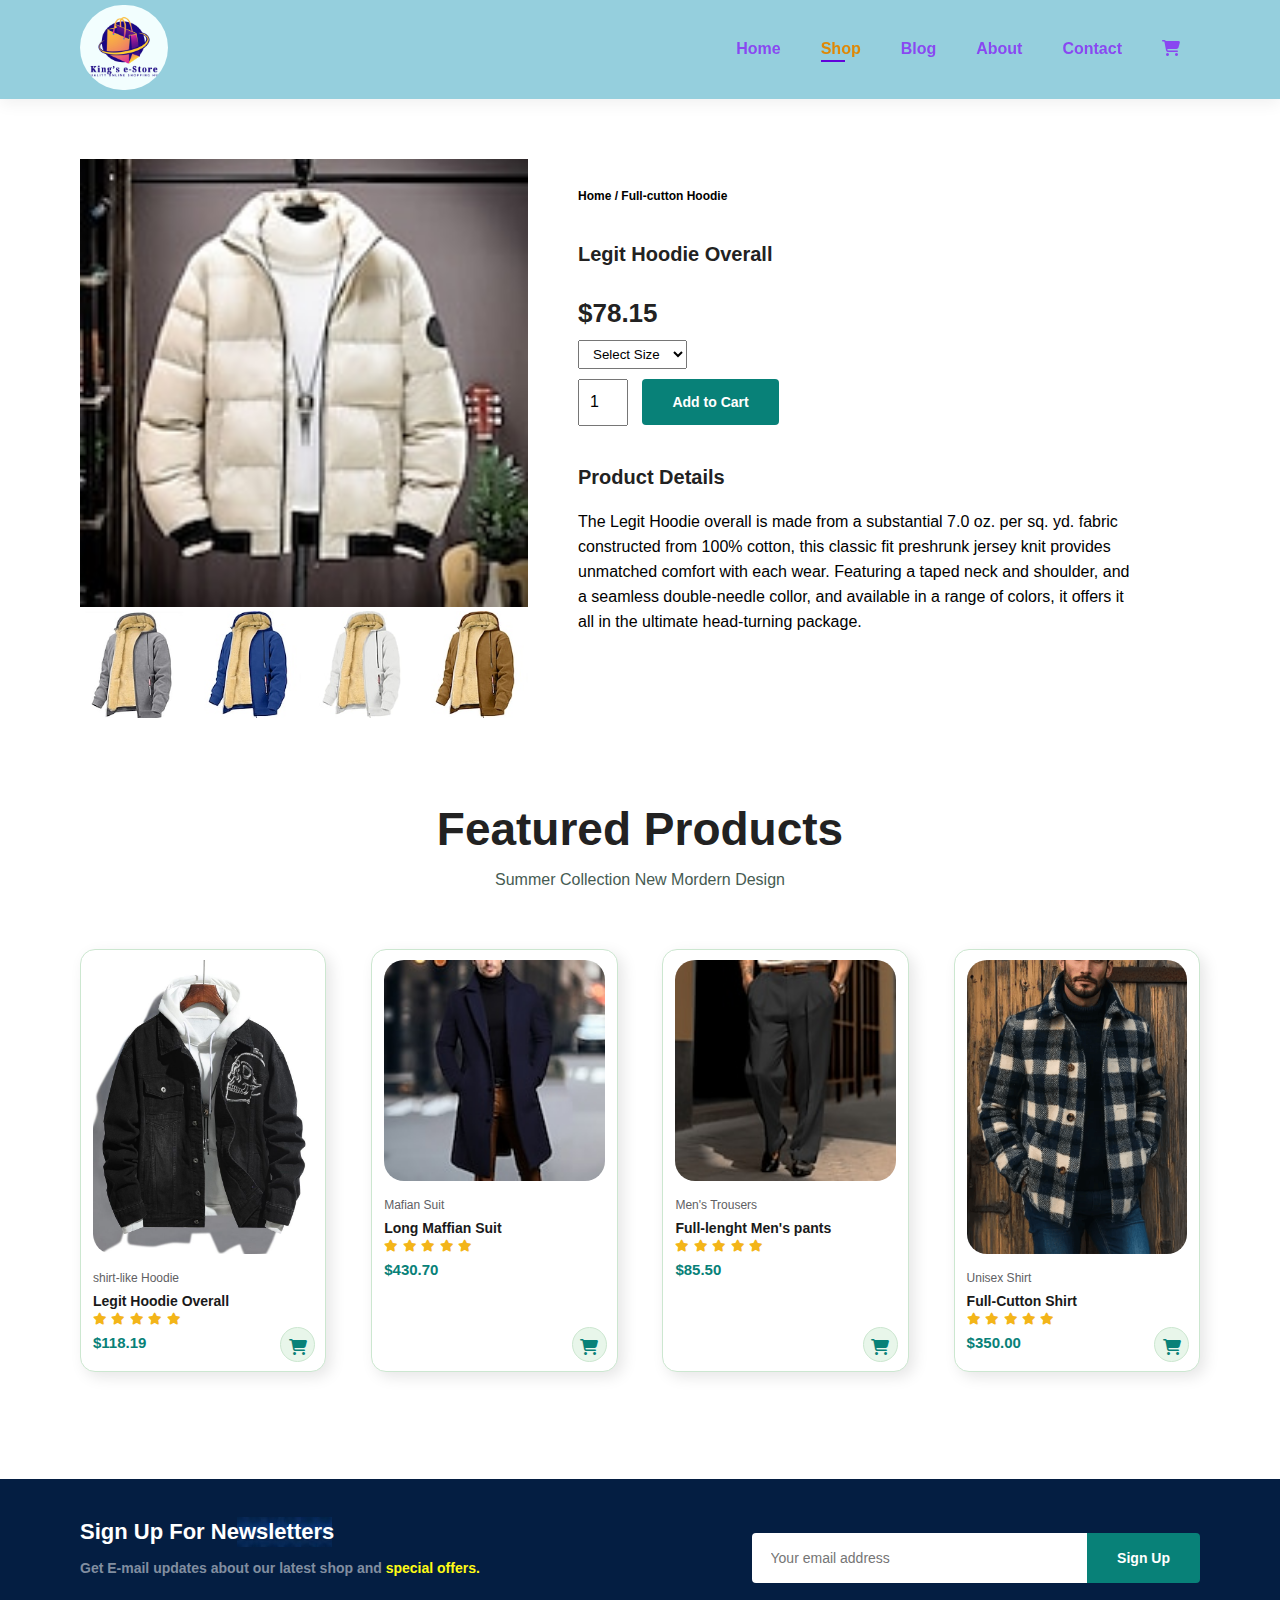
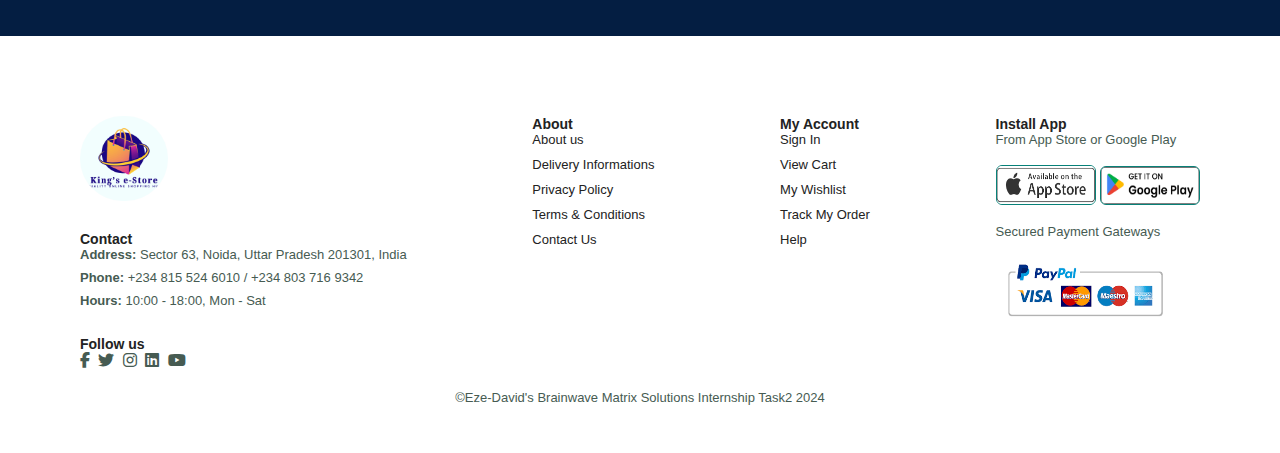
<file: sproduct2.html>
<!DOCTYPE html>
<html lang="en">
<head>
    <meta charset="UTF-8">
    <meta name="viewport" content="width=device-width, initial-scale=1.0">
    <title>Kings_eStore - Home</title>
    <link rel="icon" type="image/x-icon" href="./assets/Images/Kings_e-Store.png">
    <link rel="stylesheet" href="https://cdnjs.cloudflare.com/ajax/libs/font-awesome/6.5.0/css/all.min.css">
    <link rel="stylesheet" href="assets/css/styles.css">
</head>
<body>
    
    <section id="header">
        <a href="#"><img src="./assets/Images/Kings_e-Store.png" class="logo" alt=""></a>

        <div>
            <ul id="navbar">
                <li><a class="" href="index.html">Home</a></li>
                <li><a class="active" href="shop.html">Shop</a></li>
                <li><a href="blog.html">Blog</a></li>
                <li><a href="about.html">About</a></li>
                <li><a href="contact.html">Contact</a></li>
               
                <!--My Icon -->
                <li id="lg-bag"><a href="cart.html"><i class="fa-solid fa-cart-shopping"></i>  </a></li>
                <a href="#" id="close"><i class="far fa-times"></i></a>
            </ul>
        </div>
        <div id="mobile">
            <a href="cart.html"><i class="fa-solid fa-cart-shopping"></i>  </a>
            <i id="bar" class="fas fa-outdent"></i>
        </div>
    </section>
    
   <section id="prodetails" class="section-p1">
    <div class="single-pro-image">
         <img src="./assets/Images/jack2.png" width="100%" id="MainImg" alt="">
         <div class="small-img-group">
            <div class="small-img-col">
                <img src="./assets/Images/jack1-2.png" width="100%" class="small-img" alt="" />
            </div>
            <div class="small-img-col">
                <img src="./assets/Images/jack1-3.png" width="100%" class="small-img" alt="" />
            </div>
            <div class="small-img-col">
                <img src="./assets/Images/jack1-4.png" width="100%" class="small-img" alt="" />
            </div>
            <div class="small-img-col">
                <img src="./assets/Images/jack1.png" width="100%" class="small-img" alt="" />
            </div>
         </div>
    </div>


    <div class="single-pro-details">
        <h6>Home / Full-cutton Hoodie</h6>
        <h4>Legit Hoodie Overall</h4>
        <h2>$78.15</h2>
        <select>
            <option>Select Size</option>
            <option>XL</option>
            <option>XXL</option>
            <option>Large</option>
            <option>For Kids</option>
        </select>
        <input type="number" value="1">
        <button class="normal">Add to Cart</button>
        <h4>Product Details</h4>
        <span>The Legit Hoodie overall is made from a substantial 7.0 oz. per 
            sq. yd. fabric constructed from 100% cotton, this classic fit preshrunk
            jersey knit provides unmatched comfort with each wear. Featuring a taped neck
            and shoulder, and a seamless double-needle collor, and available in a range
            of colors, it offers it all in the ultimate head-turning package.</span>
    </div>
   </section>

   <section id="product1" class="section-p1">
    <h2>Featured Products</h2>
    <p>Summer Collection New Mordern Design</p>
    <div class="pro-container">
      <div class="pro" onclick="window.location.href='sproduct1.html';">
          <img src="./assets/Images/hoodie1-4.jpg" alt="">
          <div class="des">
                  <span> shirt-like Hoodie</span>
                  <h5>Legit Hoodie Overall</h5>
                  <div class="star">
                      <i class="fas fa-star"></i>
                      <i class="fas fa-star"></i>
                      <i class="fas fa-star"></i>
                      <i class="fas fa-star"></i>
                      <i class="fas fa-star"></i>
                  </div>
                  <h4>$118.19</h4>
              </div>
          <a href="#" class="cart"><i class="fa-solid fa-cart-shopping"></i></a>
      </div>
      <div class="pro">
          <img src="./assets/Images/maf1-2.png" alt="">
          <div class="des">
            <span>Mafian Suit</span>
            <h5>Long Maffian Suit</h5>
              <div class="star">
                  <i class="fas fa-star"></i>
                  <i class="fas fa-star"></i>
                  <i class="fas fa-star"></i>
                  <i class="fas fa-star"></i>
                  <i class="fas fa-star"></i>
              </div>
              <h4>$430.70</h4>
          </div>
          <a href="#" class="cart"><i class="fa-solid fa-cart-shopping"></i></a>
      </div>
      <div class="pro">
          <img src="/assets/Images/pants1-2.jpg" alt="">
          <div class="des">
            <span>Men's Trousers</span>
            <h5>Full-lenght Men's pants</h5>
              <div class="star">
                  <i class="fas fa-star"></i>
                  <i class="fas fa-star"></i>
                  <i class="fas fa-star"></i>
                  <i class="fas fa-star"></i>
                  <i class="fas fa-star"></i>
              </div>
              <h4>$85.50</h4>
          </div>
          <a href="#" class="cart"><i class="fa-solid fa-cart-shopping"></i></a>
      </div>
      <div class="pro">
          <img src="./assets/Images/check1-2.png" alt=""> 
          <div class="des">
            <span>Unisex Shirt</span>
            <h5>Full-Cutton Shirt</h5>
              <div class="star">
                  <i class="fas fa-star"></i>
                  <i class="fas fa-star"></i>
                  <i class="fas fa-star"></i>
                  <i class="fas fa-star"></i>
                  <i class="fas fa-star"></i>
              </div>
              <h4>$350.00</h4>
          </div>
          <a href="#" class="cart"><i class="fa-solid fa-cart-shopping"></i></a>
      </div>
      
      
    </div>
</section>





<section id="newsletter" class="section-p1 section-m1">
    <div class="newstext">
        <h4>Sign Up For Newsletters</h4>
        <p>Get E-mail updates about our latest shop and <span>special offers.</span></p>
    </div>
    <div class="form">
        <input type="text" placeholder="Your email address">
        <button class="normal">Sign Up</button>
    </div>
</section>




    <footer class="section-p1">
        <div class="col">
            <img src="./assets/Images/Kings_e-Store.png" alt="" class="logo logo2"/>
            <h4>Contact</h4>
            <p><strong>Address:</strong> Sector 63, Noida, Uttar Pradesh 201301, India</p>
            <p><strong>Phone:</strong> +234 815 524 6010 / +234 803 716 9342</p>
            <p><strong>Hours:</strong> 10:00 - 18:00, Mon - Sat</p>
            <div class="follow">
                <h4>Follow us</h4>
                <div class="icon">
                    <i class="fab fa-facebook-f"></i>
                    <i class="fab fa-twitter"></i>
                    <i class="fab fa-instagram"></i>
                    <i class="fab fa-linkedin"></i>
                    <i class="fab fa-youtube"></i>
                </div>
            </div>
        </div>

        <div class="col">
            <h4>About</h4>
            <a href="#">About us</a>
            <a href="#">Delivery Informations</a>
            <a href="#">Privacy Policy</a>
            <a href="#">Terms & Conditions</a>
            <a href="#">Contact Us</a>
        </div>
        <div class="col">
            <h4>My Account</h4>
            <a href="#">Sign In</a>
            <a href="#">View Cart</a>
            <a href="#">My Wishlist</a>
            <a href="#">Track My Order</a>
            <a href="#">Help</a>
        </div>

        <div class="col install">
            <h4>Install App</h4>
            <p>From App Store or Google Play</p>
            <div class="row">
                <img src="./assets/Images/app store.png" alt="" height="40px" width="100px">
                <img src="./assets/Images/google-pay.webp" alt ="" height="39px" width="100px">
            </div>
            <p>Secured Payment Gateways</p>
            <img src="./assets/Images/visa.png" alt="" height="70px" width="175px"/>
        </div>

        <div class="copyright">
            <p>&copy;Eze-David's Brainwave Matrix Solutions Internship Task2 2024</p>
        </div>
    </footer>

    <script>
        var MainImg = document.getElementById("MainImg");
        var smallimg = document.getElementsByClassName("small-img");

        smallimg[0].onclick = function() {
            MainImg.src = smallimg[0].src
        }
        smallimg[1].onclick = function() {
            MainImg.src = smallimg[1].src
        }
        smallimg[2].onclick = function() {
            MainImg.src = smallimg[2].src
        }
        smallimg[3].onclick = function() {
            MainImg.src = smallimg[3].src
        }
    </script>



    <script src="assets/js/main.js"></script>
</body>
</html>
</file>
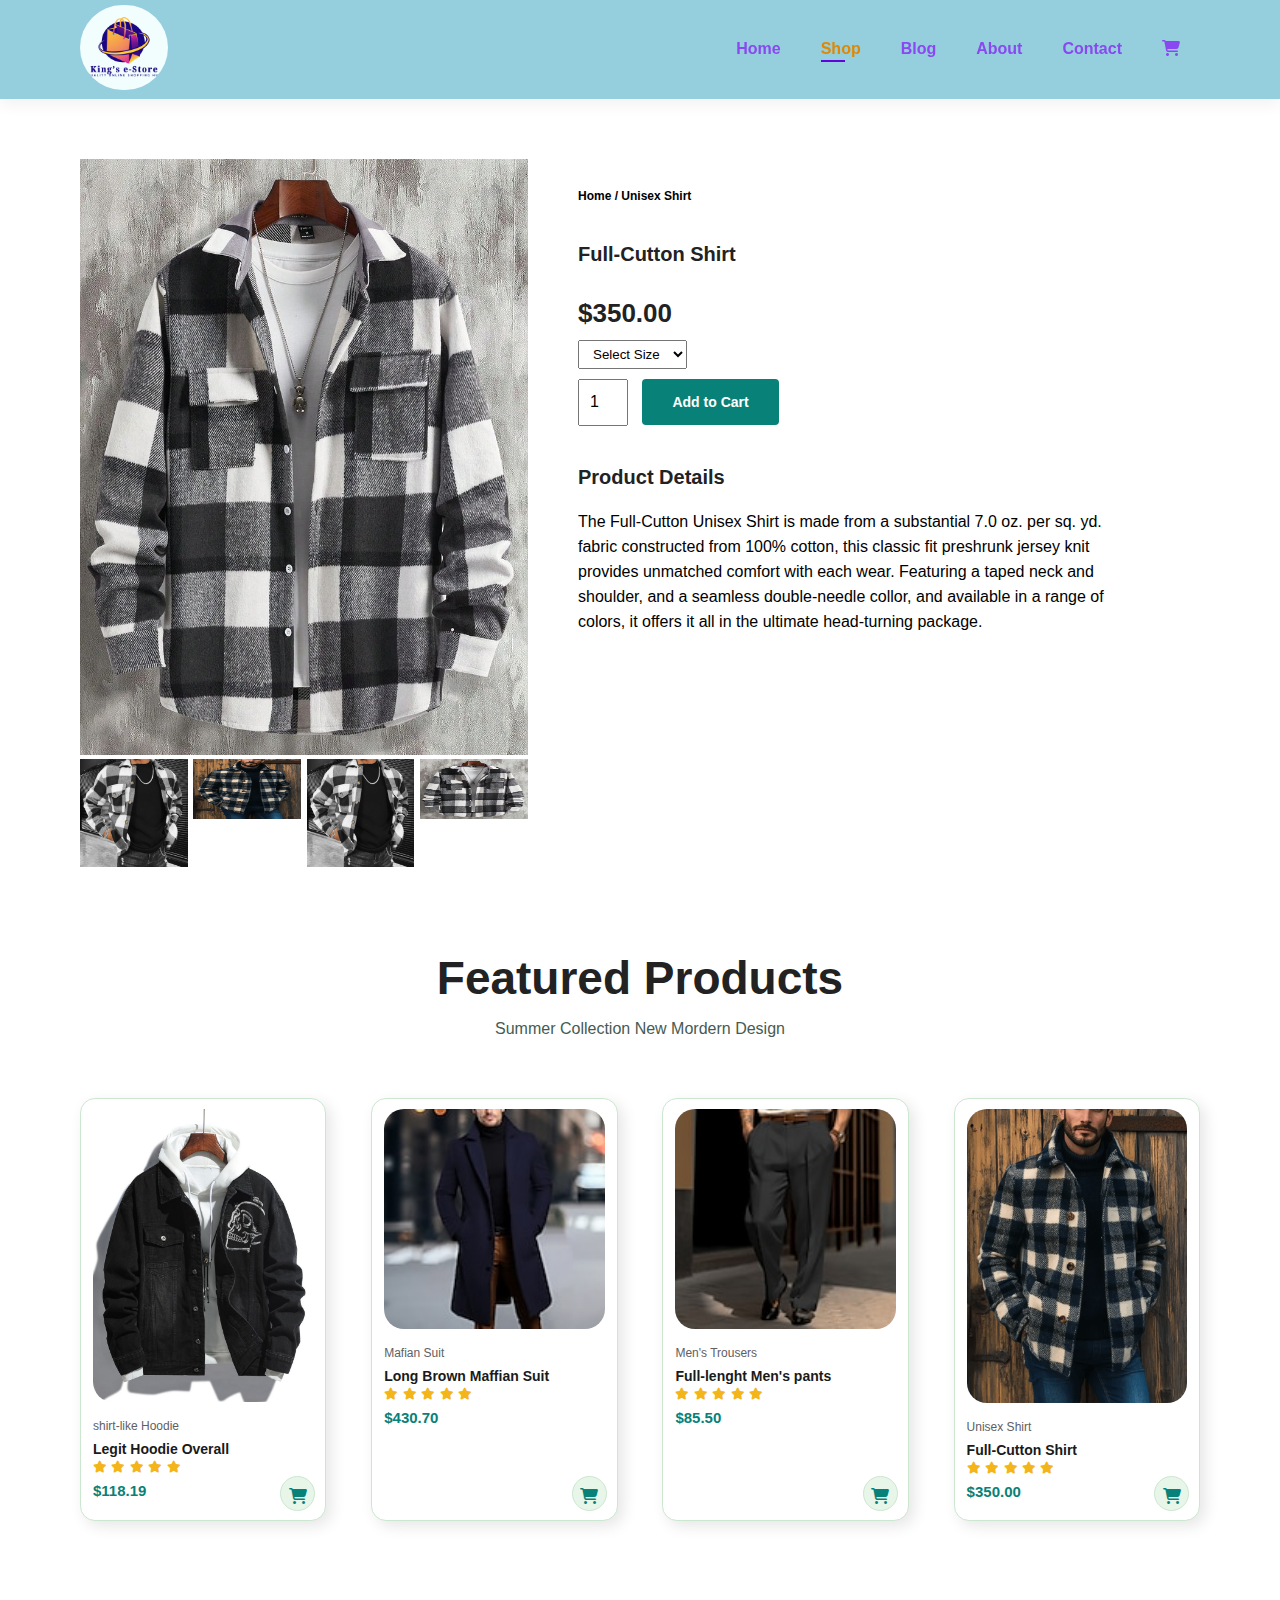
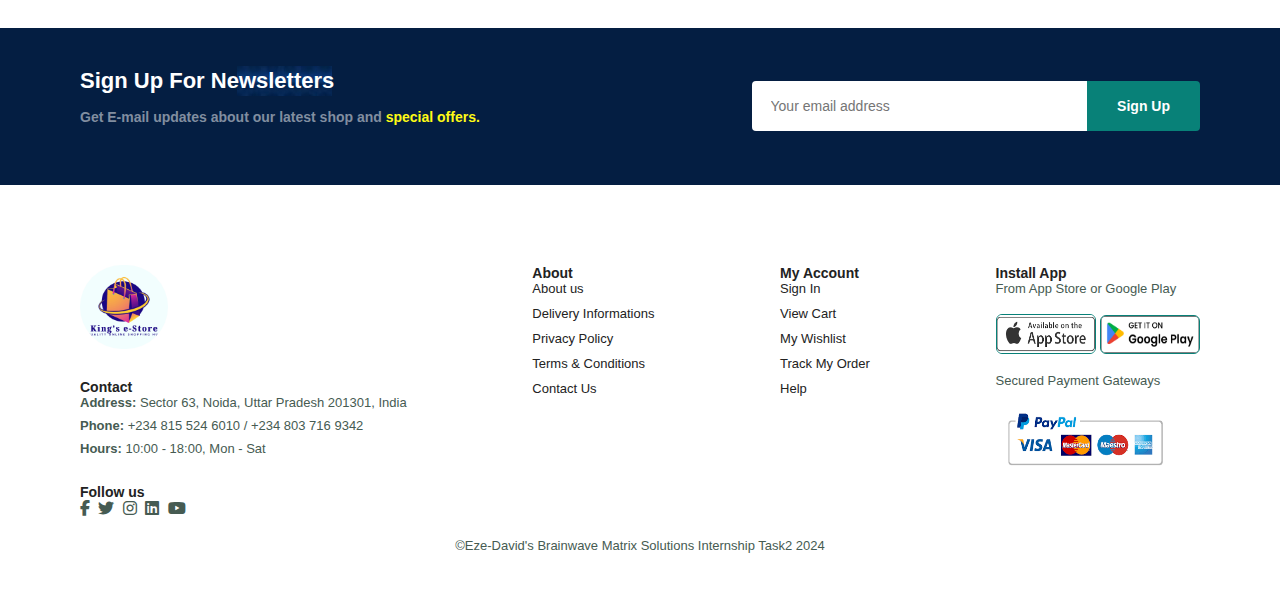
<file: sproduct3.html>
<!DOCTYPE html>
<html lang="en">
<head>
    <meta charset="UTF-8">
    <meta name="viewport" content="width=device-width, initial-scale=1.0">
    <title>Kings_eStore - Home</title>
    <link rel="icon" type="image/x-icon" href="./assets/Images/Kings_e-Store.png">
    <link rel="stylesheet" href="https://cdnjs.cloudflare.com/ajax/libs/font-awesome/6.5.0/css/all.min.css">
    <link rel="stylesheet" href="assets/css/styles.css">
</head>
<body>
    
    <section id="header">
        <a href="#"><img src="./assets/Images/Kings_e-Store.png" class="logo" alt=""></a>

        <div>
            <ul id="navbar">
                <li><a class="" href="index.html">Home</a></li>
                <li><a class="active" href="shop.html">Shop</a></li>
                <li><a href="blog.html">Blog</a></li>
                <li><a href="about.html">About</a></li>
                <li><a href="contact.html">Contact</a></li>
               
                <!--My Icon -->
                <li id="lg-bag"><a href="cart.html"><i class="fa-solid fa-cart-shopping"></i>  </a></li>
                <a href="#" id="close"><i class="far fa-times"></i></a>
            </ul>
        </div>
        <div id="mobile">
            <a href="cart.html"><i class="fa-solid fa-cart-shopping"></i>  </a>
            <i id="bar" class="fas fa-outdent"></i>
        </div>
    </section>
    
   <section id="prodetails" class="section-p1">
    <div class="single-pro-image">
         <img src="./assets/Images/check1.png" width="100%" id="MainImg" alt="">
         <div class="small-img-group">
            <div class="small-img-col">
                <img src="./assets/Images/check1-1.png" width="100%" class="small-img" alt="" />
            </div>
            <div class="small-img-col">
                <img src="./assets/Images/check1-2.png" width="100%" height="60px" class="small-img" alt="" />
            </div>
            <div class="small-img-col">
                <img src="./assets/Images/check1-1.png" width="100%" class="small-img" alt="" />
            </div>
            <div class="small-img-col">
                <img src="./assets/Images/check1.png" width="100%" height="60px" class="small-img" alt="" />
            </div>
         </div>
    </div>


    <div class="single-pro-details">
        <h6>Home / Unisex Shirt</h6>
        <h4>Full-Cutton Shirt</h4>
        <h2>$350.00</h2>
        <select>
            <option>Select Size</option>
            <option>XL</option>
            <option>XXL</option>
            <option>Large</option>
            <option>For Kids</option>
        </select>
        <input type="number" value="1">
        <button class="normal">Add to Cart</button>
        <h4>Product Details</h4>
        <span>The Full-Cutton Unisex Shirt is made from a substantial 7.0 oz. per 
            sq. yd. fabric constructed from 100% cotton, this classic fit preshrunk
            jersey knit provides unmatched comfort with each wear. Featuring a taped neck
            and shoulder, and a seamless double-needle collor, and available in a range
            of colors, it offers it all in the ultimate head-turning package.</span>
    </div>
   </section>

   <section id="product1" class="section-p1">
    <h2>Featured Products</h2>
    <p>Summer Collection New Mordern Design</p>
    <div class="pro-container">
      <div class="pro" onclick="window.location.href='sproduct1.html';">
          <img src="./assets/Images/hoodie1-4.jpg" alt="">
          <div class="des">
                  <span> shirt-like Hoodie</span>
                  <h5>Legit Hoodie Overall</h5>
                  <div class="star">
                      <i class="fas fa-star"></i>
                      <i class="fas fa-star"></i>
                      <i class="fas fa-star"></i>
                      <i class="fas fa-star"></i>
                      <i class="fas fa-star"></i>
                  </div>
                  <h4>$118.19</h4>
              </div>
          <a href="#" class="cart"><i class="fa-solid fa-cart-shopping"></i></a>
      </div>
      <div class="pro">
          <img src="./assets/Images/maf1-2.png" alt="">
          <div class="des">
            <span>Mafian Suit</span>
            <h5>Long Brown Maffian Suit</h5>
              <div class="star">
                  <i class="fas fa-star"></i>
                  <i class="fas fa-star"></i>
                  <i class="fas fa-star"></i>
                  <i class="fas fa-star"></i>
                  <i class="fas fa-star"></i>
              </div>
              <h4>$430.70</h4>
          </div>
          <a href="#" class="cart"><i class="fa-solid fa-cart-shopping"></i></a>
      </div>
      <div class="pro">
          <img src="/assets/Images/pants1-2.jpg" alt="">
          <div class="des">
            <span>Men's Trousers</span>
            <h5>Full-lenght Men's pants</h5>
              <div class="star">
                  <i class="fas fa-star"></i>
                  <i class="fas fa-star"></i>
                  <i class="fas fa-star"></i>
                  <i class="fas fa-star"></i>
                  <i class="fas fa-star"></i>
              </div>
              <h4>$85.50</h4>
          </div>
          <a href="#" class="cart"><i class="fa-solid fa-cart-shopping"></i></a>
      </div>
      <div class="pro" onclick="window.location.href='sproduct3.html';">
          <img src="./assets/Images/check1-2.png" alt=""> 
          <div class="des">
            <span>Unisex Shirt</span>
            <h5>Full-Cutton Shirt</h5>
              <div class="star">
                  <i class="fas fa-star"></i>
                  <i class="fas fa-star"></i>
                  <i class="fas fa-star"></i>
                  <i class="fas fa-star"></i>
                  <i class="fas fa-star"></i>
              </div>
              <h4>$350.00</h4>
          </div>
          <a href="#" class="cart"><i class="fa-solid fa-cart-shopping"></i></a>
      </div>
      
      
    </div>
</section>





<section id="newsletter" class="section-p1 section-m1">
    <div class="newstext">
        <h4>Sign Up For Newsletters</h4>
        <p>Get E-mail updates about our latest shop and <span>special offers.</span></p>
    </div>
    <div class="form">
        <input type="text" placeholder="Your email address">
        <button class="normal">Sign Up</button>
    </div>
</section>




    <footer class="section-p1">
        <div class="col">
            <img src="./assets/Images/Kings_e-Store.png" alt="" class="logo logo2"/>
            <h4>Contact</h4>
            <p><strong>Address:</strong> Sector 63, Noida, Uttar Pradesh 201301, India</p>
            <p><strong>Phone:</strong> +234 815 524 6010 / +234 803 716 9342</p>
            <p><strong>Hours:</strong> 10:00 - 18:00, Mon - Sat</p>
            <div class="follow">
                <h4>Follow us</h4>
                <div class="icon">
                    <i class="fab fa-facebook-f"></i>
                    <i class="fab fa-twitter"></i>
                    <i class="fab fa-instagram"></i>
                    <i class="fab fa-linkedin"></i>
                    <i class="fab fa-youtube"></i>
                </div>
            </div>
        </div>

        <div class="col">
            <h4>About</h4>
            <a href="#">About us</a>
            <a href="#">Delivery Informations</a>
            <a href="#">Privacy Policy</a>
            <a href="#">Terms & Conditions</a>
            <a href="#">Contact Us</a>
        </div>
        <div class="col">
            <h4>My Account</h4>
            <a href="#">Sign In</a>
            <a href="#">View Cart</a>
            <a href="#">My Wishlist</a>
            <a href="#">Track My Order</a>
            <a href="#">Help</a>
        </div>

        <div class="col install">
            <h4>Install App</h4>
            <p>From App Store or Google Play</p>
            <div class="row">
                <img src="./assets/Images/app store.png" alt="" height="40px" width="100px">
                <img src="./assets/Images/google-pay.webp" alt ="" height="39px" width="100px">
            </div>
            <p>Secured Payment Gateways</p>
            <img src="./assets/Images/visa.png" alt="" height="70px" width="175px"/>
        </div>

        <div class="copyright">
            <p>&copy;Eze-David's Brainwave Matrix Solutions Internship Task2 2024</p>
        </div>
    </footer>

    <script>
        var MainImg = document.getElementById("MainImg");
        var smallimg = document.getElementsByClassName("small-img");

        smallimg[0].onclick = function() {
            MainImg.src = smallimg[0].src
        }
        smallimg[1].onclick = function() {
            MainImg.src = smallimg[1].src
        }
        smallimg[2].onclick = function() {
            MainImg.src = smallimg[2].src
        }
        smallimg[3].onclick = function() {
            MainImg.src = smallimg[3].src
        }
    </script>



    <script src="assets/js/main.js"></script>
</body>
</html>
</file>
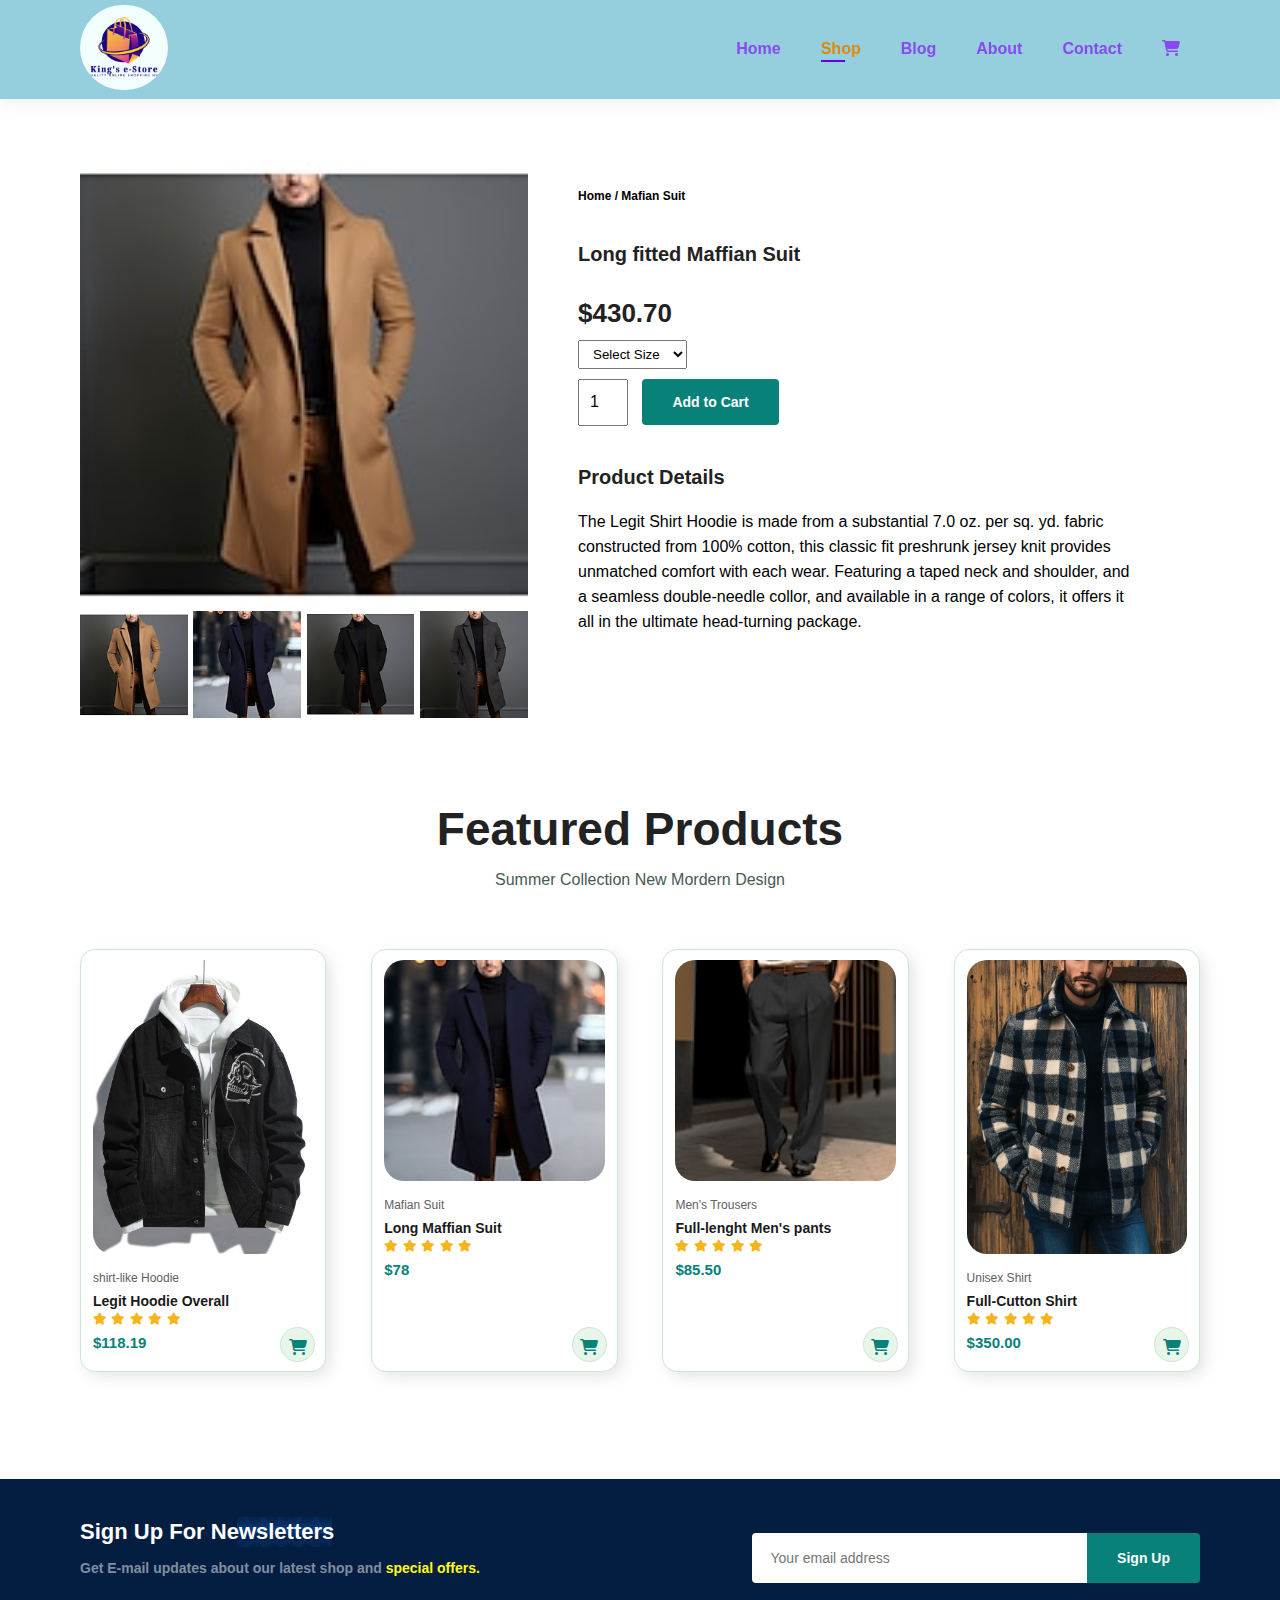
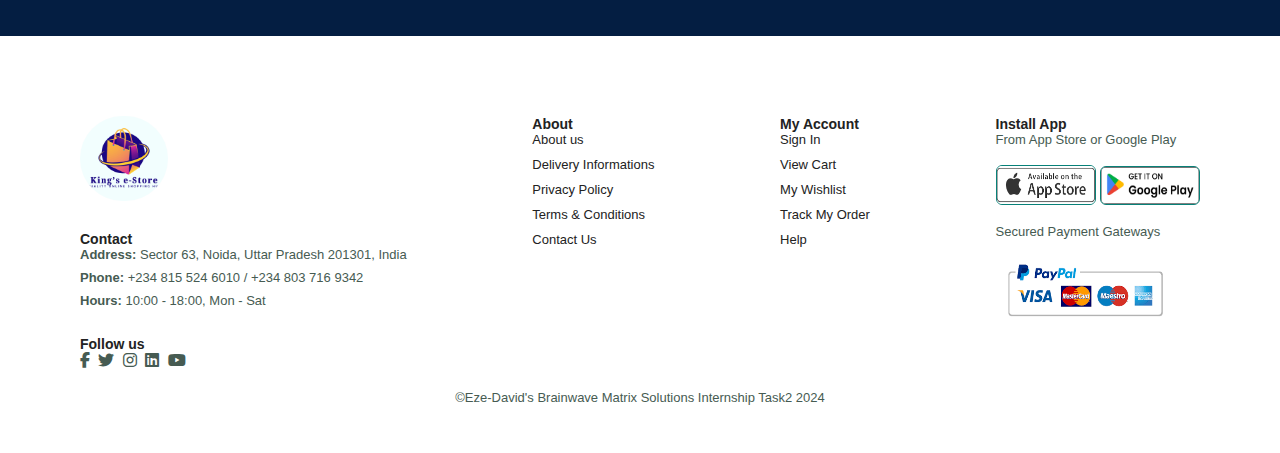
<file: sproduct4.html>
<!DOCTYPE html>
<html lang="en">
<head>
    <meta charset="UTF-8">
    <meta name="viewport" content="width=device-width, initial-scale=1.0">
    <title>Kings_eStore - Home</title>
    <link rel="icon" type="image/x-icon" href="./assets/Images/Kings_e-Store.png">
    <link rel="stylesheet" href="https://cdnjs.cloudflare.com/ajax/libs/font-awesome/6.5.0/css/all.min.css">
    <link rel="stylesheet" href="assets/css/styles.css">
</head>
<body>
    
    <section id="header">
        <a href="#"><img src="./assets/Images/Kings_e-Store.png" class="logo" alt=""></a>

        <div>
            <ul id="navbar">
                <li><a class="" href="index.html">Home</a></li>
                <li><a class="active" href="shop.html">Shop</a></li>
                <li><a href="blog.html">Blog</a></li>
                <li><a href="about.html">About</a></li>
                <li><a href="contact.html">Contact</a></li>
               
                <!--My Icon -->
                <li id="lg-bag"><a href="cart.html"><i class="fa-solid fa-cart-shopping"></i>  </a></li>
                <a href="#" id="close"><i class="far fa-times"></i></a>
            </ul>
        </div>
        <div id="mobile">
            <a href="cart.html"><i class="fa-solid fa-cart-shopping"></i>  </a>
            <i id="bar" class="fas fa-outdent"></i>
        </div>
    </section>
    
   <section id="prodetails" class="section-p1">
    <div class="single-pro-image">
         <img src="./assets/Images/maf1.png" width="100%" id="MainImg" alt="">
         <div class="small-img-group">
            <div class="small-img-col">
                <img src="./assets/Images/maf1.png" width="100%" class="small-img" alt="" />
            </div>
            <div class="small-img-col">
                <img src="./assets/Images/maf1-2.png" width="100%" class="small-img" alt="" />
            </div>
            <div class="small-img-col">
                <img src="./assets/Images/maf1-3.png" width="100%" class="small-img" alt="" />
            </div>
            <div class="small-img-col">
                <img src="./assets/Images/maf1-1.png" width="100%" class="small-img" alt="" />
            </div>
         </div>
    </div>


    <div class="single-pro-details">
        <h6>Home / Mafian Suit</h6>
        <h4>Long fitted Maffian Suit</h4>
        <h2>$430.70</h2>
        <select>
            <option>Select Size</option>
            <option>XL</option>
            <option>XXL</option>
            <option>Large</option>
            <option>For Kids</option>
        </select>
        <input type="number" value="1">
        <button class="normal">Add to Cart</button>
        <h4>Product Details</h4>
        <span>The Legit Shirt Hoodie is made from a substantial 7.0 oz. per 
            sq. yd. fabric constructed from 100% cotton, this classic fit preshrunk
            jersey knit provides unmatched comfort with each wear. Featuring a taped neck
            and shoulder, and a seamless double-needle collor, and available in a range
            of colors, it offers it all in the ultimate head-turning package.</span>
    </div>
   </section>

   <section id="product1" class="section-p1">
    <h2>Featured Products</h2>
    <p>Summer Collection New Mordern Design</p>
    <div class="pro-container">
      <div class="pro" onclick="window.location.href='sproduct1.html';">
          <img src="./assets/Images/hoodie1-4.jpg" alt="">
          <div class="des">
                  <span> shirt-like Hoodie</span>
                  <h5>Legit Hoodie Overall</h5>
                  <div class="star">
                      <i class="fas fa-star"></i>
                      <i class="fas fa-star"></i>
                      <i class="fas fa-star"></i>
                      <i class="fas fa-star"></i>
                      <i class="fas fa-star"></i>
                  </div>
                  <h4>$118.19</h4>
              </div>
          <a href="#" class="cart"><i class="fa-solid fa-cart-shopping"></i></a>
      </div>
      <div class="pro" onclick="window.location.href='sproduct4.html';">
          <img src="./assets/Images/maf1-2.png" alt="">
          <div class="des">
            <span>Mafian Suit</span>
            <h5>Long Maffian Suit</h5>
              <div class="star">
                  <i class="fas fa-star"></i>
                  <i class="fas fa-star"></i>
                  <i class="fas fa-star"></i>
                  <i class="fas fa-star"></i>
                  <i class="fas fa-star"></i>
              </div>
              <h4>$78</h4>
          </div>
          <a href="#" class="cart"><i class="fa-solid fa-cart-shopping"></i></a>
      </div>
      <div class="pro">
          <img src="/assets/Images/pants1-2.jpg" alt="">
          <div class="des">
            <span>Men's Trousers</span>
            <h5>Full-lenght Men's pants</h5>
              <div class="star">
                  <i class="fas fa-star"></i>
                  <i class="fas fa-star"></i>
                  <i class="fas fa-star"></i>
                  <i class="fas fa-star"></i>
                  <i class="fas fa-star"></i>
              </div>
              <h4>$85.50</h4>
          </div>
          <a href="#" class="cart"><i class="fa-solid fa-cart-shopping"></i></a>
      </div>
      <div class="pro" onclick="window.location.href='sproduct3.html';">
          <img src="./assets/Images/check1-2.png" alt=""> 
          <div class="des">
            <span>Unisex Shirt</span>
            <h5>Full-Cutton Shirt</h5>
              <div class="star">
                  <i class="fas fa-star"></i>
                  <i class="fas fa-star"></i>
                  <i class="fas fa-star"></i>
                  <i class="fas fa-star"></i>
                  <i class="fas fa-star"></i>
              </div>
              <h4>$350.00</h4>
          </div>
          <a href="#" class="cart"><i class="fa-solid fa-cart-shopping"></i></a>
      </div>
      
      
    </div>
</section>





<section id="newsletter" class="section-p1 section-m1">
    <div class="newstext">
        <h4>Sign Up For Newsletters</h4>
        <p>Get E-mail updates about our latest shop and <span>special offers.</span></p>
    </div>
    <div class="form">
        <input type="text" placeholder="Your email address">
        <button class="normal">Sign Up</button>
    </div>
</section>




    <footer class="section-p1">
        <div class="col">
            <img src="./assets/Images/Kings_e-Store.png" alt="" class="logo logo2"/>
            <h4>Contact</h4>
            <p><strong>Address:</strong> Sector 63, Noida, Uttar Pradesh 201301, India</p>
            <p><strong>Phone:</strong> +234 815 524 6010 / +234 803 716 9342</p>
            <p><strong>Hours:</strong> 10:00 - 18:00, Mon - Sat</p>
            <div class="follow">
                <h4>Follow us</h4>
                <div class="icon">
                    <i class="fab fa-facebook-f"></i>
                    <i class="fab fa-twitter"></i>
                    <i class="fab fa-instagram"></i>
                    <i class="fab fa-linkedin"></i>
                    <i class="fab fa-youtube"></i>
                </div>
            </div>
        </div>

        <div class="col">
            <h4>About</h4>
            <a href="#">About us</a>
            <a href="#">Delivery Informations</a>
            <a href="#">Privacy Policy</a>
            <a href="#">Terms & Conditions</a>
            <a href="#">Contact Us</a>
        </div>
        <div class="col">
            <h4>My Account</h4>
            <a href="#">Sign In</a>
            <a href="#">View Cart</a>
            <a href="#">My Wishlist</a>
            <a href="#">Track My Order</a>
            <a href="#">Help</a>
        </div>

        <div class="col install">
            <h4>Install App</h4>
            <p>From App Store or Google Play</p>
            <div class="row">
                <img src="./assets/Images/app store.png" alt="" height="40px" width="100px">
                <img src="./assets/Images/google-pay.webp" alt ="" height="39px" width="100px">
            </div>
            <p>Secured Payment Gateways</p>
            <img src="./assets/Images/visa.png" alt="" height="70px" width="175px"/>
        </div>

        <div class="copyright">
            <p>&copy;Eze-David's Brainwave Matrix Solutions Internship Task2 2024</p>
        </div>
    </footer>

    <script>
        var MainImg = document.getElementById("MainImg");
        var smallimg = document.getElementsByClassName("small-img");

        smallimg[0].onclick = function() {
            MainImg.src = smallimg[0].src
        }
        smallimg[1].onclick = function() {
            MainImg.src = smallimg[1].src
        }
        smallimg[2].onclick = function() {
            MainImg.src = smallimg[2].src
        }
        smallimg[3].onclick = function() {
            MainImg.src = smallimg[3].src
        }
    </script>



    <script src="assets/js/main.js"></script>
</body>
</html>
</file>
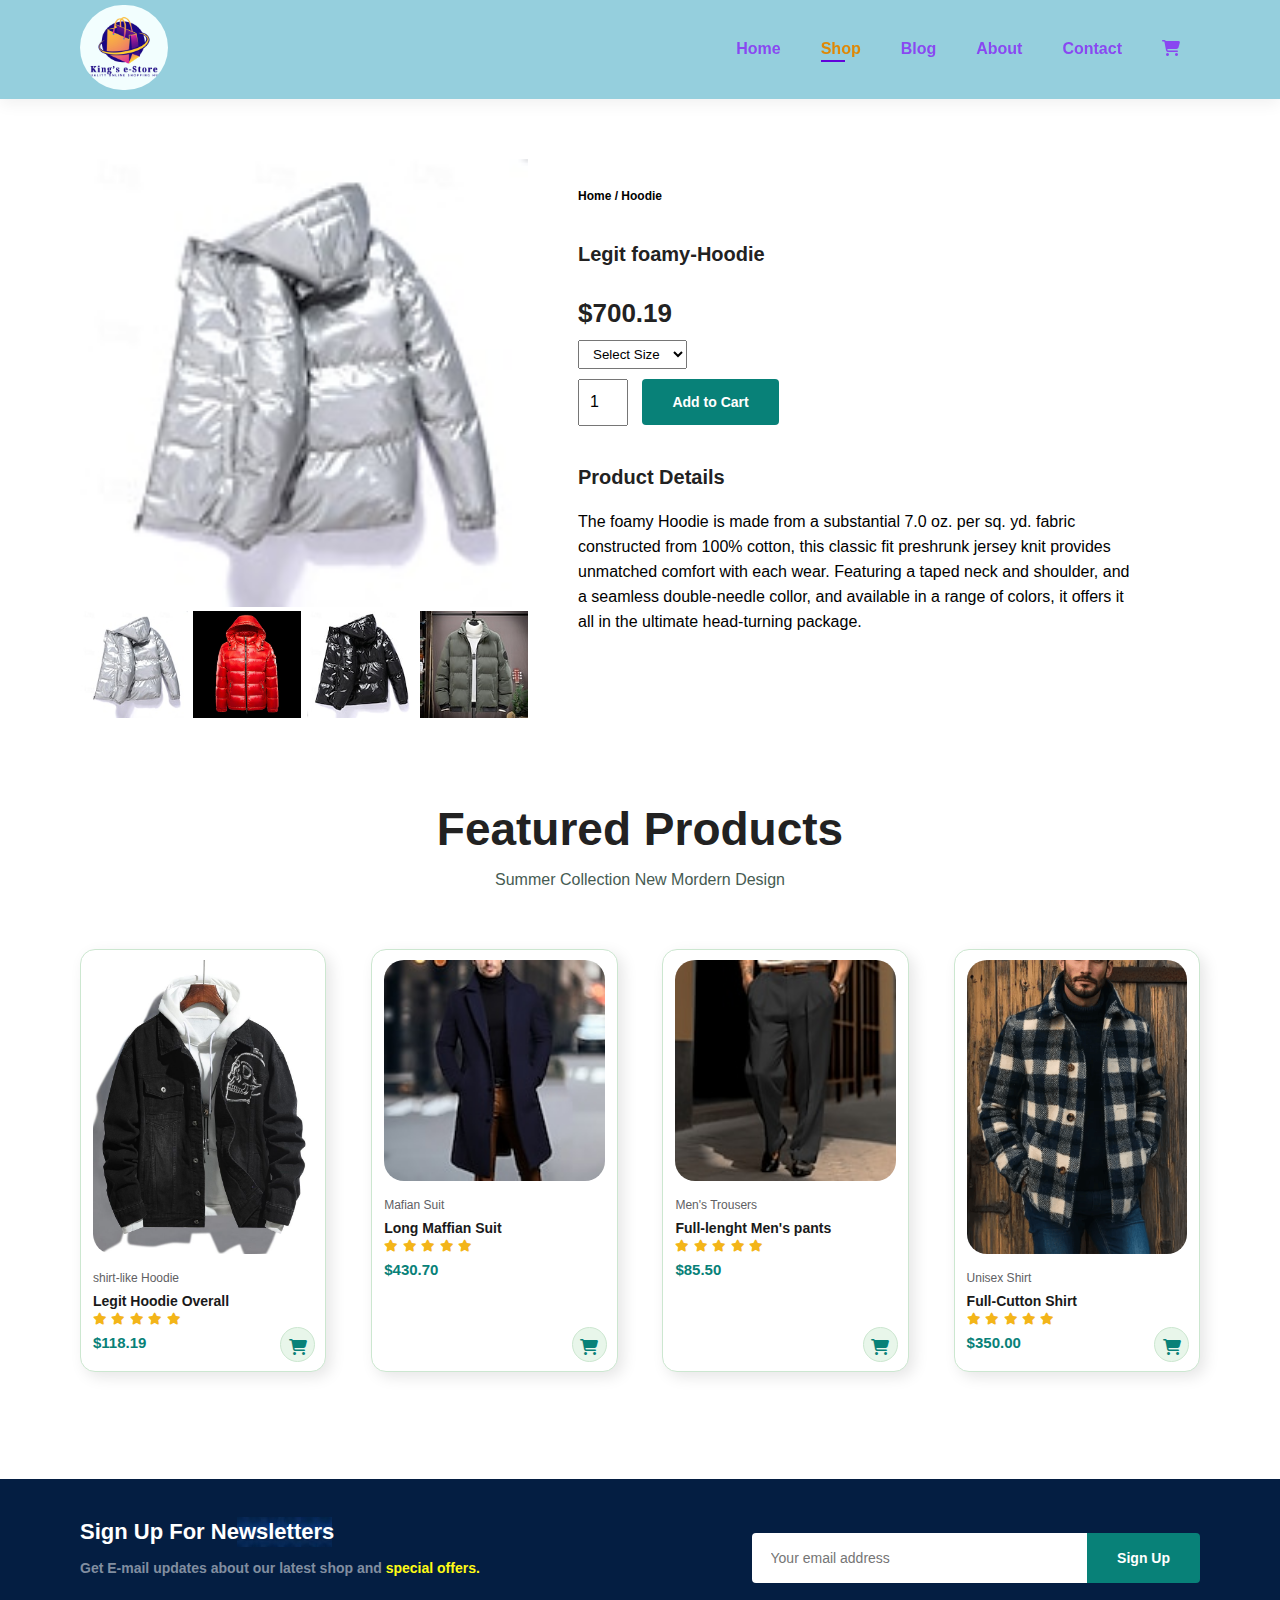
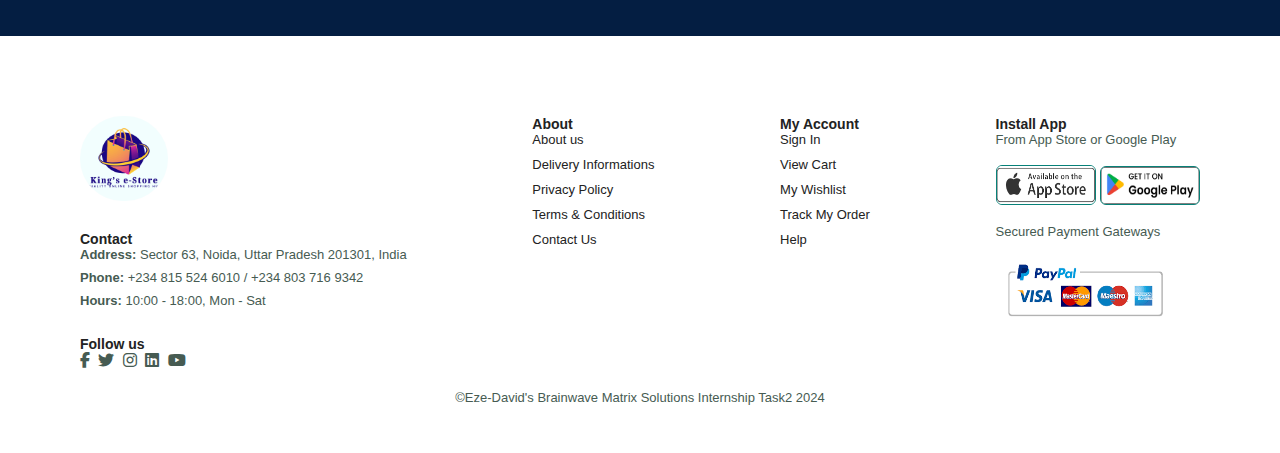
<file: sproduct5.html>
<!DOCTYPE html>
<html lang="en">
<head>
    <meta charset="UTF-8">
    <meta name="viewport" content="width=device-width, initial-scale=1.0">
    <title>Kings_eStore - Home</title>
    <link rel="icon" type="image/x-icon" href="./assets/Images/Kings_e-Store.png">
    <link rel="stylesheet" href="https://cdnjs.cloudflare.com/ajax/libs/font-awesome/6.5.0/css/all.min.css">
    <link rel="stylesheet" href="assets/css/styles.css">
</head>
<body>
    
    <section id="header">
        <a href="#"><img src="./assets/Images/Kings_e-Store.png" class="logo" alt=""></a>

        <div>
            <ul id="navbar">
                <li><a class="" href="index.html">Home</a></li>
                <li><a class="active" href="shop.html">Shop</a></li>
                <li><a href="blog.html">Blog</a></li>
                <li><a href="about.html">About</a></li>
                <li><a href="contact.html">Contact</a></li>
               
                <!--My Icon -->
                <li id="lg-bag"><a href="cart.html"><i class="fa-solid fa-cart-shopping"></i>  </a></li>
                <a href="#" id="close"><i class="far fa-times"></i></a>
            </ul>
        </div>
        <div id="mobile">
            <a href="cart.html"><i class="fa-solid fa-cart-shopping"></i>  </a>
            <i id="bar" class="fas fa-outdent"></i>
        </div>
    </section>
    
   <section id="prodetails" class="section-p1">
    <div class="single-pro-image">
         <img src="./assets/Images/jack3-1.png" width="100%" id="MainImg" alt="">
         <div class="small-img-group">
            <div class="small-img-col">
                <img src="./assets/Images/jack3-1.png" width="100%" class="small-img" alt="" />
            </div>
            <div class="small-img-col">
                <img src="./assets/Images/jack3-2.png" width="100%" class="small-img" alt="" />
            </div>
            <div class="small-img-col">
                <img src="./assets/Images/jack3.png" width="100%" class="small-img" alt="" />
            </div>
            <div class="small-img-col">
                <img src="./assets/Images/jack2-3.png" width="100%" class="small-img" alt="" />
            </div>
         </div>
    </div>


    <div class="single-pro-details">
        <h6>Home / Hoodie</h6>
        <h4>Legit foamy-Hoodie</h4>
        <h2>$700.19</h2>
        <select>
            <option>Select Size</option>
            <option>XL</option>
            <option>XXL</option>
            <option>Large</option>
            <option>For Kids</option>
        </select>
        <input type="number" value="1">
        <button class="normal">Add to Cart</button>
        <h4>Product Details</h4>
        <span>The foamy Hoodie is made from a substantial 7.0 oz. per 
            sq. yd. fabric constructed from 100% cotton, this classic fit preshrunk
            jersey knit provides unmatched comfort with each wear. Featuring a taped neck
            and shoulder, and a seamless double-needle collor, and available in a range
            of colors, it offers it all in the ultimate head-turning package.</span>
    </div>
   </section>

   <section id="product1" class="section-p1">
    <h2>Featured Products</h2>
    <p>Summer Collection New Mordern Design</p>
    <div class="pro-container">
      <div class="pro" onclick="window.location.href='sproduct1.html';">
          <img src="./assets/Images/hoodie1-4.jpg" alt="">
          <div class="des">
                  <span> shirt-like Hoodie</span>
                  <h5>Legit Hoodie Overall</h5>
                  <div class="star">
                      <i class="fas fa-star"></i>
                      <i class="fas fa-star"></i>
                      <i class="fas fa-star"></i>
                      <i class="fas fa-star"></i>
                      <i class="fas fa-star"></i>
                  </div>
                  <h4>$118.19</h4>
              </div>
          <a href="#" class="cart"><i class="fa-solid fa-cart-shopping"></i></a>
      </div>
      <div class="pro" onclick="window.location.href='sproduct4.html';">
          <img src="./assets/Images/maf1-2.png" alt="">
          <div class="des">
            <span>Mafian Suit</span>
            <h5>Long Maffian Suit</h5>
              <div class="star">
                  <i class="fas fa-star"></i>
                  <i class="fas fa-star"></i>
                  <i class="fas fa-star"></i>
                  <i class="fas fa-star"></i>
                  <i class="fas fa-star"></i>
              </div>
              <h4>$430.70</h4>
          </div>
          <a href="#" class="cart"><i class="fa-solid fa-cart-shopping"></i></a>
      </div>
      <div class="pro" onclick="window.location.href='sproduct6.html';">
          <img src="/assets/Images/pants1-2.jpg" alt="">
          <div class="des">
            <span>Men's Trousers</span>
            <h5>Full-lenght Men's pants</h5>
              <div class="star">
                  <i class="fas fa-star"></i>
                  <i class="fas fa-star"></i>
                  <i class="fas fa-star"></i>
                  <i class="fas fa-star"></i>
                  <i class="fas fa-star"></i>
              </div>
              <h4>$85.50</h4>
          </div>
          <a href="#" class="cart"><i class="fa-solid fa-cart-shopping"></i></a>
      </div>
      <div class="pro" onclick="window.location.href='sproduct3.html';">
          <img src="./assets/Images/check1-2.png" alt=""> 
          <div class="des">
            <span>Unisex Shirt</span>
            <h5>Full-Cutton Shirt</h5>
              <div class="star">
                  <i class="fas fa-star"></i>
                  <i class="fas fa-star"></i>
                  <i class="fas fa-star"></i>
                  <i class="fas fa-star"></i>
                  <i class="fas fa-star"></i>
              </div>
              <h4>$350.00</h4>
          </div>
          <a href="#" class="cart"><i class="fa-solid fa-cart-shopping"></i></a>
      </div>
      
      
    </div>
</section>





<section id="newsletter" class="section-p1 section-m1">
    <div class="newstext">
        <h4>Sign Up For Newsletters</h4>
        <p>Get E-mail updates about our latest shop and <span>special offers.</span></p>
    </div>
    <div class="form">
        <input type="text" placeholder="Your email address">
        <button class="normal">Sign Up</button>
    </div>
</section>




    <footer class="section-p1">
        <div class="col">
            <img src="./assets/Images/Kings_e-Store.png" alt="" class="logo logo2"/>
            <h4>Contact</h4>
            <p><strong>Address:</strong> Sector 63, Noida, Uttar Pradesh 201301, India</p>
            <p><strong>Phone:</strong> +234 815 524 6010 / +234 803 716 9342</p>
            <p><strong>Hours:</strong> 10:00 - 18:00, Mon - Sat</p>
            <div class="follow">
                <h4>Follow us</h4>
                <div class="icon">
                    <i class="fab fa-facebook-f"></i>
                    <i class="fab fa-twitter"></i>
                    <i class="fab fa-instagram"></i>
                    <i class="fab fa-linkedin"></i>
                    <i class="fab fa-youtube"></i>
                </div>
            </div>
        </div>

        <div class="col">
            <h4>About</h4>
            <a href="#">About us</a>
            <a href="#">Delivery Informations</a>
            <a href="#">Privacy Policy</a>
            <a href="#">Terms & Conditions</a>
            <a href="#">Contact Us</a>
        </div>
        <div class="col">
            <h4>My Account</h4>
            <a href="#">Sign In</a>
            <a href="#">View Cart</a>
            <a href="#">My Wishlist</a>
            <a href="#">Track My Order</a>
            <a href="#">Help</a>
        </div>

        <div class="col install">
            <h4>Install App</h4>
            <p>From App Store or Google Play</p>
            <div class="row">
                <img src="./assets/Images/app store.png" alt="" height="40px" width="100px">
                <img src="./assets/Images/google-pay.webp" alt ="" height="39px" width="100px">
            </div>
            <p>Secured Payment Gateways</p>
            <img src="./assets/Images/visa.png" alt="" height="70px" width="175px"/>
        </div>

        <div class="copyright">
            <p>&copy;Eze-David's Brainwave Matrix Solutions Internship Task2 2024</p>
        </div>
    </footer>

    <script>
        var MainImg = document.getElementById("MainImg");
        var smallimg = document.getElementsByClassName("small-img");

        smallimg[0].onclick = function() {
            MainImg.src = smallimg[0].src
        }
        smallimg[1].onclick = function() {
            MainImg.src = smallimg[1].src
        }
        smallimg[2].onclick = function() {
            MainImg.src = smallimg[2].src
        }
        smallimg[3].onclick = function() {
            MainImg.src = smallimg[3].src
        }
    </script>



    <script src="assets/js/main.js"></script>
</body>
</html>
</file>
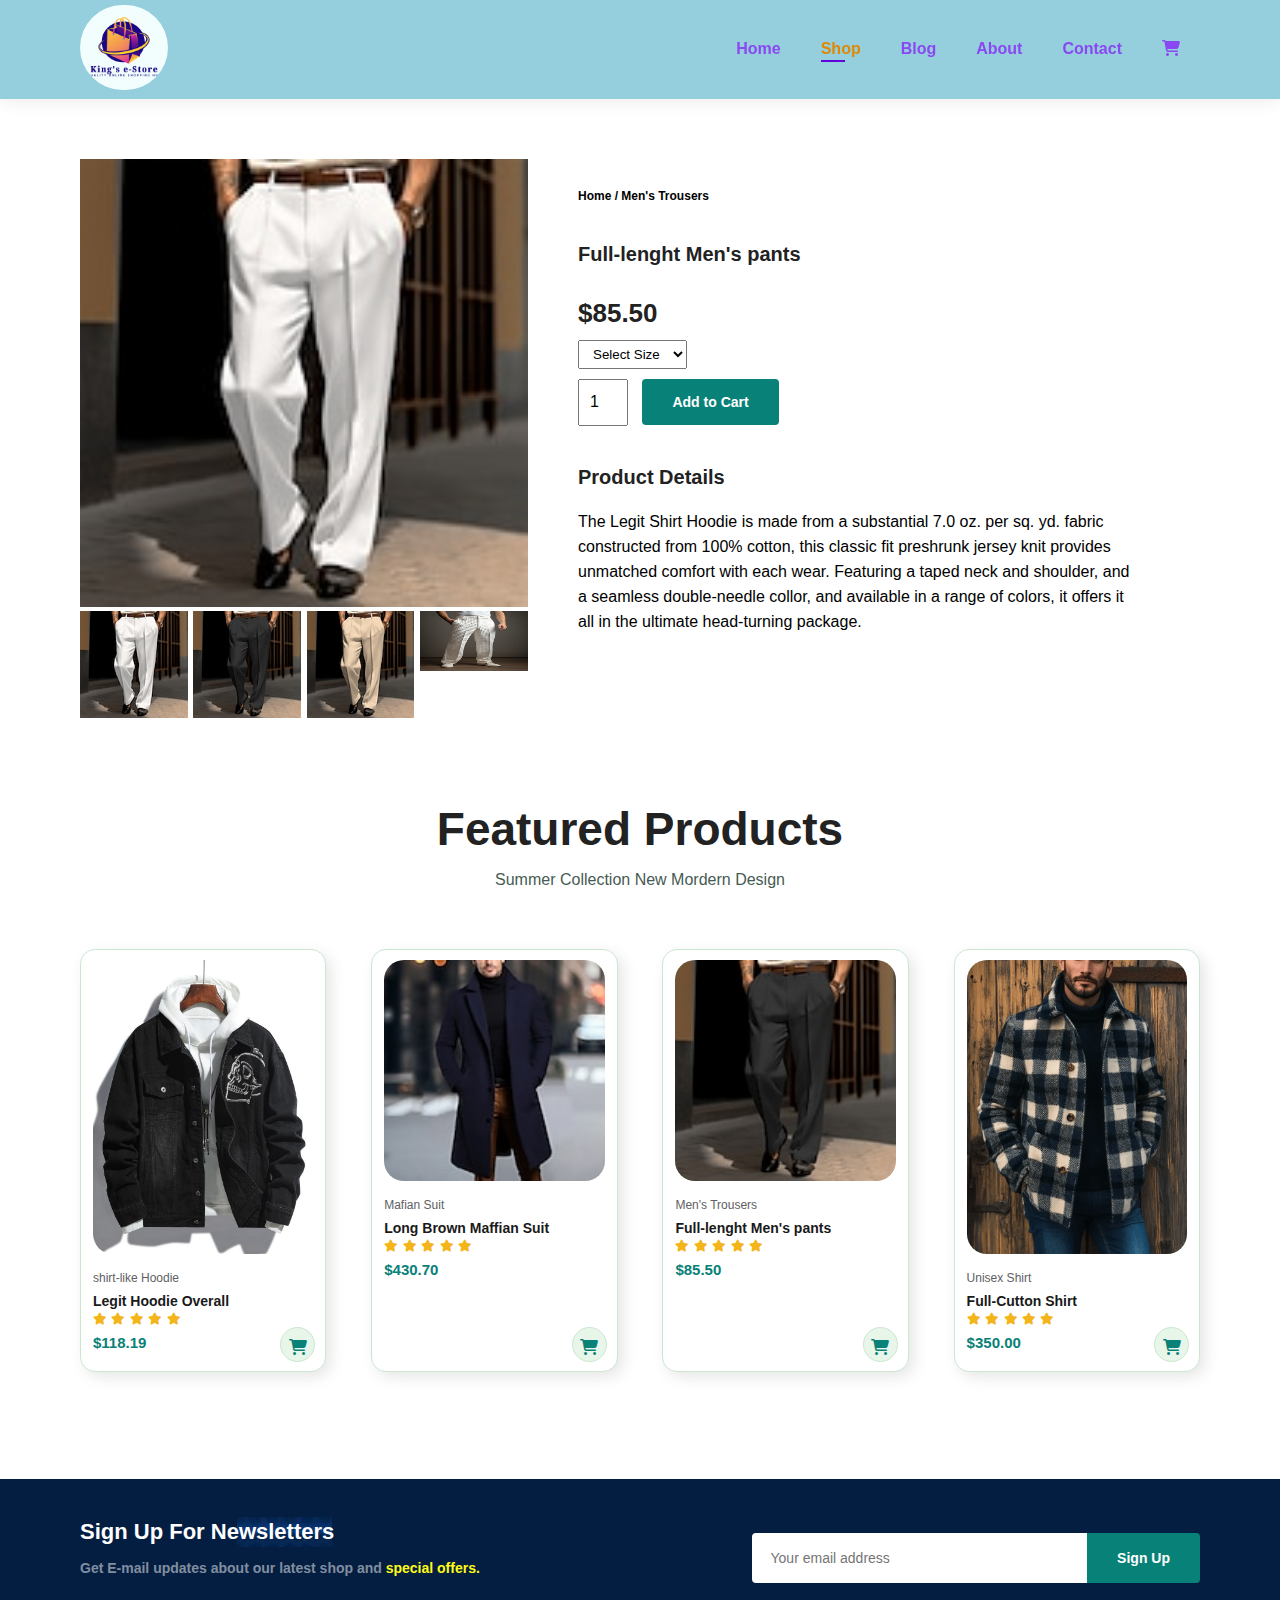
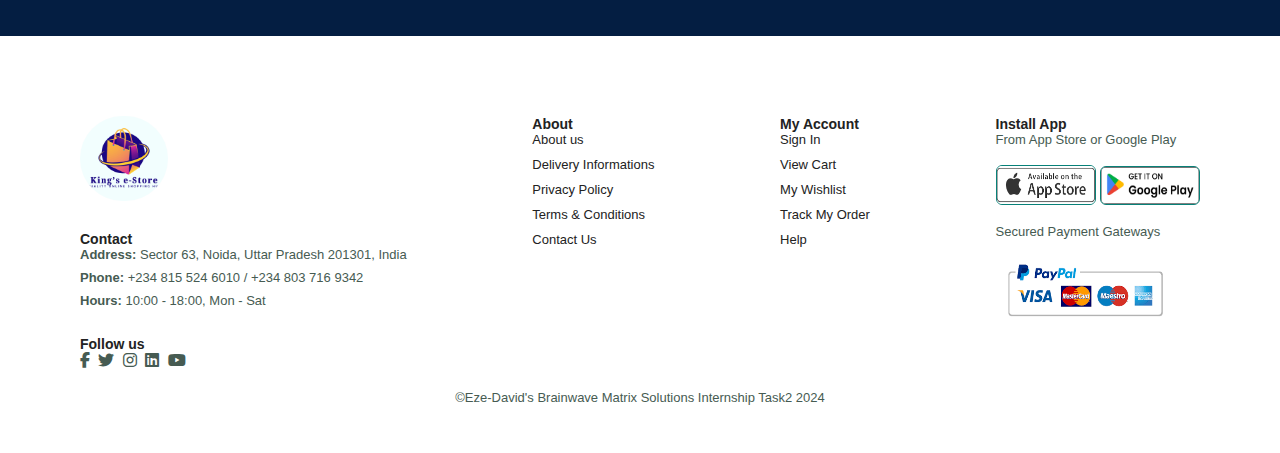
<file: sproduct6.html>
<!DOCTYPE html>
<html lang="en">
<head>
    <meta charset="UTF-8">
    <meta name="viewport" content="width=device-width, initial-scale=1.0">
    <title>Kings_eStore - Home</title>
    <link rel="icon" type="image/x-icon" href="../assets/Images/Kings_e-Store.png">
    <link rel="stylesheet" href="https://cdnjs.cloudflare.com/ajax/libs/font-awesome/6.5.0/css/all.min.css">
    <link rel="stylesheet" href="assets/css/styles.css">
</head>
<body>
    
    <section id="header">
        <a href="#"><img src="./assets/Images/Kings_e-Store.png" class="logo" alt=""></a>

        <div>
            <ul id="navbar">
                <li><a class="" href="index.html">Home</a></li>
                <li><a class="active" href="shop.html">Shop</a></li>
                <li><a href="blog.html">Blog</a></li>
                <li><a href="about.html">About</a></li>
                <li><a href="contact.html">Contact</a></li>
               
                <!--My Icon -->
                <li id="lg-bag"><a href="cart.html"><i class="fa-solid fa-cart-shopping"></i>  </a></li>
                <a href="#" id="close"><i class="far fa-times"></i></a>
            </ul>
        </div>
        <div id="mobile">
            <a href="cart.html"><i class="fa-solid fa-cart-shopping"></i>  </a>
            <i id="bar" class="fas fa-outdent"></i>
        </div>
    </section>
    
   <section id="prodetails" class="section-p1">
    <div class="single-pro-image">
         <img src="./assets/Images/pants1.jpg" width="100%" id="MainImg" alt="">
         <div class="small-img-group">
            <div class="small-img-col">
                <img src="./assets/Images/pants1.jpg" width="100%" class="small-img" alt="" />
            </div>
            <div class="small-img-col">
                <img src="./assets/Images/pants1-2.jpg" width="100%" class="small-img" alt="" />
            </div>
            <div class="small-img-col">
                <img src="./assets/Images/pants1-3.jpg" width="100%" class="small-img" alt="" />
            </div>
            <div class="small-img-col">
                <img src="./assets/Images/pant2.webp" width="100%" height="60px" class="small-img" alt="" />
            </div>
         </div>
    </div>


    <div class="single-pro-details">
        <h6>Home / Men's Trousers</h6>
        <h4>Full-lenght Men's pants</h4>
        <h2>$85.50</h2>
        <select>
            <option>Select Size</option>
            <option>XL</option>
            <option>XXL</option>
            <option>Large</option>
            <option>For Kids</option>
        </select>
        <input type="number" value="1">
        <button class="normal">Add to Cart</button>
        <h4>Product Details</h4>
        <span>The Legit Shirt Hoodie is made from a substantial 7.0 oz. per 
            sq. yd. fabric constructed from 100% cotton, this classic fit preshrunk
            jersey knit provides unmatched comfort with each wear. Featuring a taped neck
            and shoulder, and a seamless double-needle collor, and available in a range
            of colors, it offers it all in the ultimate head-turning package.</span>
    </div>
   </section>

   <section id="product1" class="section-p1">
    <h2>Featured Products</h2>
    <p>Summer Collection New Mordern Design</p>
    <div class="pro-container">
      <div class="pro" onclick="window.location.href='sproduct1.html';">
          <img src="./assets/Images/hoodie1-4.jpg" alt="">
          <div class="des">
                  <span> shirt-like Hoodie</span>
                  <h5>Legit Hoodie Overall</h5>
                  <div class="star">
                      <i class="fas fa-star"></i>
                      <i class="fas fa-star"></i>
                      <i class="fas fa-star"></i>
                      <i class="fas fa-star"></i>
                      <i class="fas fa-star"></i>
                  </div>
                  <h4>$118.19</h4>
              </div>
          <a href="#" class="cart"><i class="fa-solid fa-cart-shopping"></i></a>
      </div>
      <div class="pro" onclick="window.location.href='sproduct4.html';">
          <img src="./assets/Images/maf1-2.png" alt="">
          <div class="des">
            <span>Mafian Suit</span>
            <h5>Long Brown Maffian Suit</h5>
              <div class="star">
                  <i class="fas fa-star"></i>
                  <i class="fas fa-star"></i>
                  <i class="fas fa-star"></i>
                  <i class="fas fa-star"></i>
                  <i class="fas fa-star"></i>
              </div>
              <h4>$430.70</h4>
          </div>
          <a href="#" class="cart"><i class="fa-solid fa-cart-shopping"></i></a>
      </div>
      <div class="pro" onclick="window.location.href='sproduct6.html';">
          <img src="/assets/Images/pants1-2.jpg" alt="">
          <div class="des">
            <span>Men's Trousers</span>
            <h5>Full-lenght Men's pants</h5>
              <div class="star">
                  <i class="fas fa-star"></i>
                  <i class="fas fa-star"></i>
                  <i class="fas fa-star"></i>
                  <i class="fas fa-star"></i>
                  <i class="fas fa-star"></i>
              </div>
              <h4>$85.50</h4>
          </div>
          <a href="#" class="cart"><i class="fa-solid fa-cart-shopping"></i></a>
      </div>
      <div class="pro" onclick="window.location.href='sproduct3.html';">
          <img src="./assets/Images/check1-2.png" alt=""> 
          <div class="des">
            <span>Unisex Shirt</span>
            <h5>Full-Cutton Shirt</h5>
              <div class="star">
                  <i class="fas fa-star"></i>
                  <i class="fas fa-star"></i>
                  <i class="fas fa-star"></i>
                  <i class="fas fa-star"></i>
                  <i class="fas fa-star"></i>
              </div>
              <h4>$350.00</h4>
          </div>
          <a href="#" class="cart"><i class="fa-solid fa-cart-shopping"></i></a>
      </div>
      
      
    </div>
</section>





<section id="newsletter" class="section-p1 section-m1">
    <div class="newstext">
        <h4>Sign Up For Newsletters</h4>
        <p>Get E-mail updates about our latest shop and <span>special offers.</span></p>
    </div>
    <div class="form">
        <input type="text" placeholder="Your email address">
        <button class="normal">Sign Up</button>
    </div>
</section>




    <footer class="section-p1">
        <div class="col">
            <img src="./assets/Images/Kings_e-Store.png" alt="" class="logo logo2"/>
            <h4>Contact</h4>
            <p><strong>Address:</strong> Sector 63, Noida, Uttar Pradesh 201301, India</p>
            <p><strong>Phone:</strong> +234 815 524 6010 / +234 803 716 9342</p>
            <p><strong>Hours:</strong> 10:00 - 18:00, Mon - Sat</p>
            <div class="follow">
                <h4>Follow us</h4>
                <div class="icon">
                    <i class="fab fa-facebook-f"></i>
                    <i class="fab fa-twitter"></i>
                    <i class="fab fa-instagram"></i>
                    <i class="fab fa-linkedin"></i>
                    <i class="fab fa-youtube"></i>
                </div>
            </div>
        </div>

        <div class="col">
            <h4>About</h4>
            <a href="#">About us</a>
            <a href="#">Delivery Informations</a>
            <a href="#">Privacy Policy</a>
            <a href="#">Terms & Conditions</a>
            <a href="#">Contact Us</a>
        </div>
        <div class="col">
            <h4>My Account</h4>
            <a href="#">Sign In</a>
            <a href="#">View Cart</a>
            <a href="#">My Wishlist</a>
            <a href="#">Track My Order</a>
            <a href="#">Help</a>
        </div>

        <div class="col install">
            <h4>Install App</h4>
            <p>From App Store or Google Play</p>
            <div class="row">
                <img src="./assets/Images/app store.png" alt="" height="40px" width="100px">
                <img src="./assets/Images/google-pay.webp" alt ="" height="39px" width="100px">
            </div>
            <p>Secured Payment Gateways</p>
            <img src="./assets/Images/visa.png" alt="" height="70px" width="175px"/>
        </div>

        <div class="copyright">
            <p>&copy;Eze-David's Brainwave Matrix Solutions Internship Task2 2024</p>
        </div>
    </footer>

    <script>
        var MainImg = document.getElementById("MainImg");
        var smallimg = document.getElementsByClassName("small-img");

        smallimg[0].onclick = function() {
            MainImg.src = smallimg[0].src
        }
        smallimg[1].onclick = function() {
            MainImg.src = smallimg[1].src
        }
        smallimg[2].onclick = function() {
            MainImg.src = smallimg[2].src
        }
        smallimg[3].onclick = function() {
            MainImg.src = smallimg[3].src
        }
    </script>



    <script src="assets/js/main.js"></script>
</body>
</html>
</file>
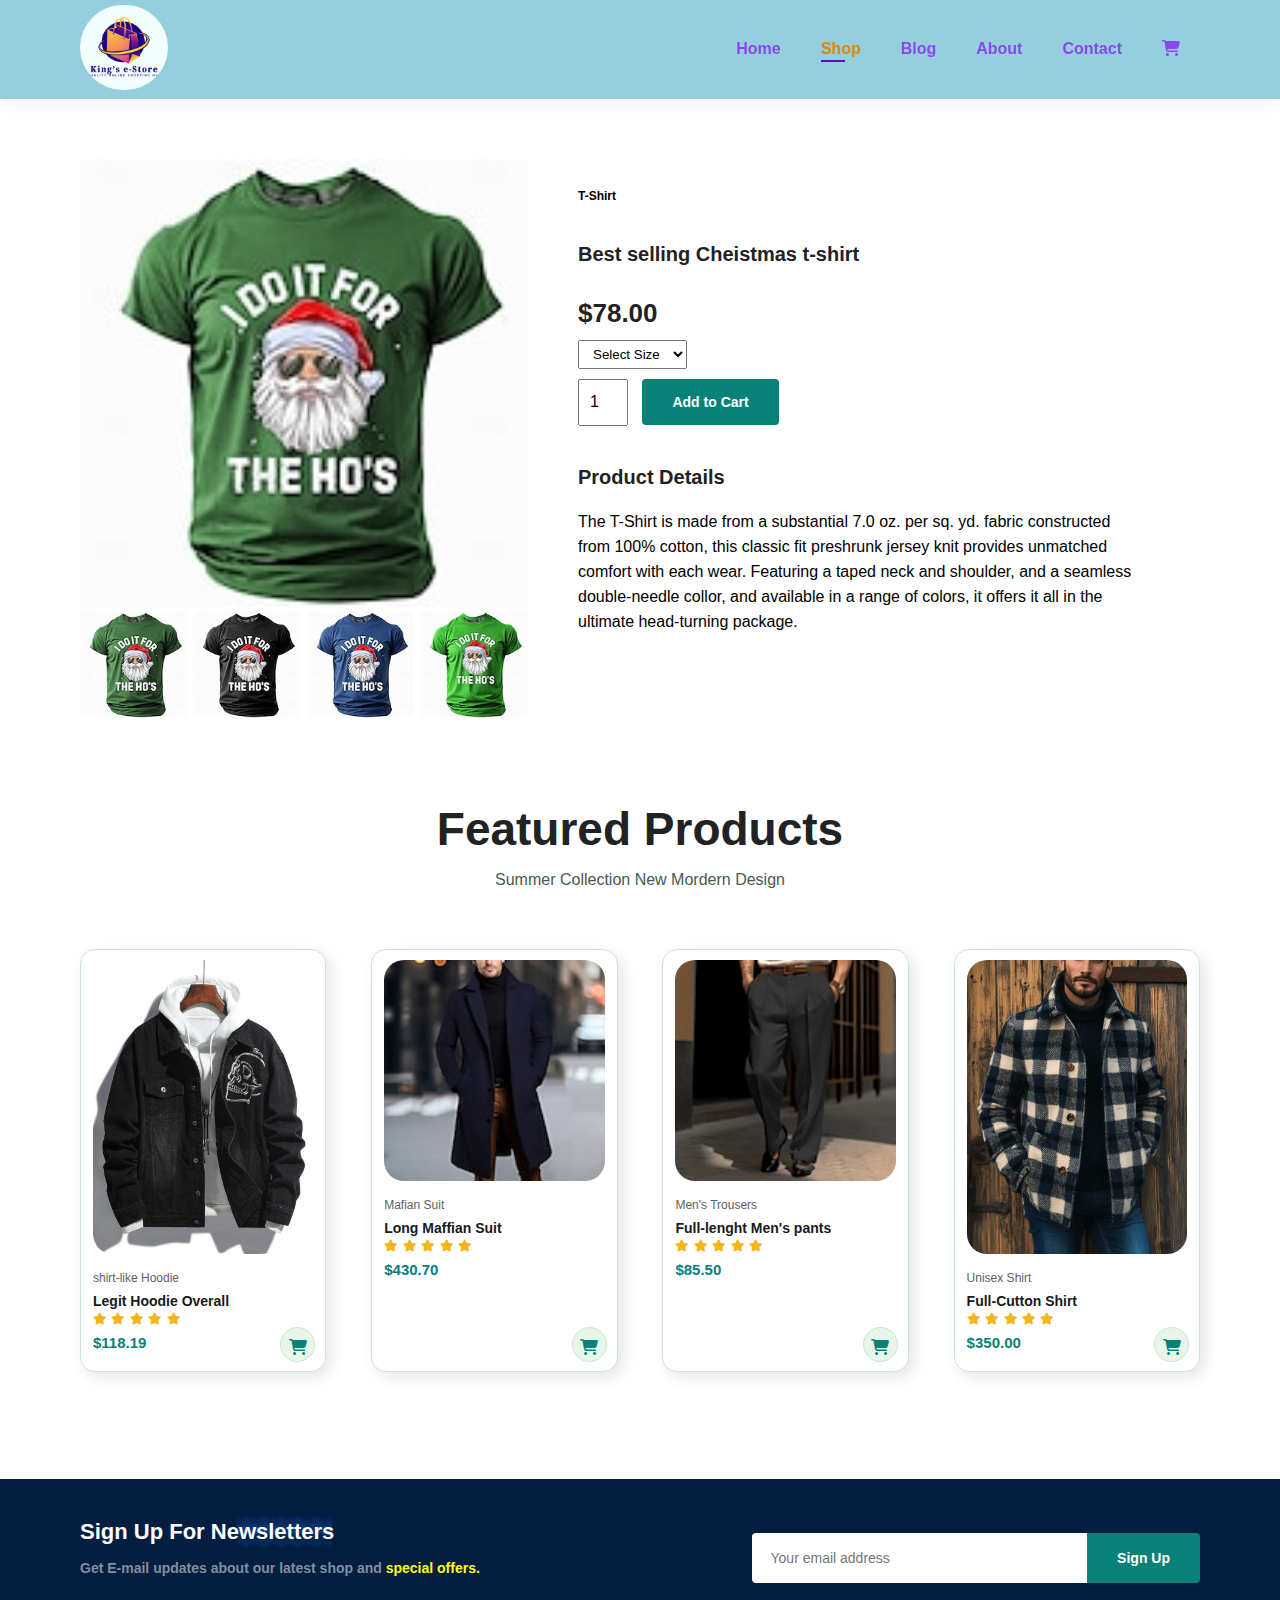
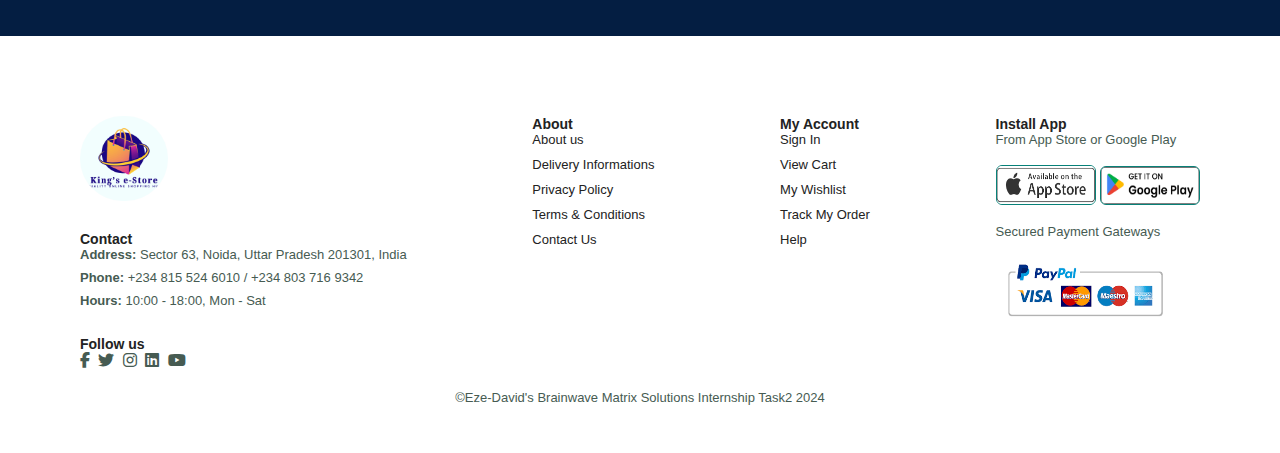
<file: sproduct7.html>
<!DOCTYPE html>
<html lang="en">
<head>
    <meta charset="UTF-8">
    <meta name="viewport" content="width=device-width, initial-scale=1.0">
    <title>Kings_eStore - Home</title>
    <link rel="icon" type="image/x-icon" href="./assets/Images/Kings_e-Store.png">
    <link rel="stylesheet" href="https://cdnjs.cloudflare.com/ajax/libs/font-awesome/6.5.0/css/all.min.css">
    <link rel="stylesheet" href="assets/css/styles.css">
</head>
<body>
    
    <section id="header">
        <a href="#"><img src="./assets/Images/Kings_e-Store.png" class="logo" alt=""></a>

        <div>
            <ul id="navbar">
                <li><a class="" href="index.html">Home</a></li>
                <li><a class="active" href="shop.html">Shop</a></li>
                <li><a href="blog.html">Blog</a></li>
                <li><a href="about.html">About</a></li>
                <li><a href="contact.html">Contact</a></li>
               
                <!--My Icon -->
                <li id="lg-bag"><a href="cart.html"><i class="fa-solid fa-cart-shopping"></i>  </a></li>
                <a href="#" id="close"><i class="far fa-times"></i></a>
            </ul>
        </div>
        <div id="mobile">
            <a href="cart.html"><i class="fa-solid fa-cart-shopping"></i>  </a>
            <i id="bar" class="fas fa-outdent"></i>
        </div>
    </section>
    
   <section id="prodetails" class="section-p1">
    <div class="single-pro-image">
         <img src="./assets/Images/polo1.png" width="100%" id="MainImg" alt="">
         <div class="small-img-group">
            <div class="small-img-col">
                <img src="./assets/Images/polo1.png" width="100%" class="small-img" alt="" />
            </div>
            <div class="small-img-col">
                <img src="./assets/Images/polo1-1.png" width="100%" class="small-img" alt="" />
            </div>
            <div class="small-img-col">
                <img src="./assets/Images/polo1-2.png" width="100%" class="small-img" alt="" />
            </div>
            <div class="small-img-col">
                <img src="./assets/Images/polo1-3.png" width="100%" class="small-img" alt="" />
            </div>
         </div>
    </div>


    <div class="single-pro-details">
        <h6>T-Shirt</h6>
        <h4>Best selling Cheistmas t-shirt</h4>
        <h2>$78.00</h2>
        <select>
            <option>Select Size</option>
            <option>XL</option>
            <option>XXL</option>
            <option>Large</option>
            <option>For Kids</option>
        </select>
        <input type="number" value="1">
        <button class="normal">Add to Cart</button>
        <h4>Product Details</h4>
        <span>The T-Shirt is made from a substantial 7.0 oz. per 
            sq. yd. fabric constructed from 100% cotton, this classic fit preshrunk
            jersey knit provides unmatched comfort with each wear. Featuring a taped neck
            and shoulder, and a seamless double-needle collor, and available in a range
            of colors, it offers it all in the ultimate head-turning package.</span>
    </div>
   </section>

   <section id="product1" class="section-p1">
    <h2>Featured Products</h2>
    <p>Summer Collection New Mordern Design</p>
    <div class="pro-container">
      <div class="pro" onclick="window.location.href='sproduct1.html';">
          <img src="./assets/Images/hoodie1-4.jpg" alt="">
          <div class="des">
                  <span> shirt-like Hoodie</span>
                  <h5>Legit Hoodie Overall</h5>
                  <div class="star">
                      <i class="fas fa-star"></i>
                      <i class="fas fa-star"></i>
                      <i class="fas fa-star"></i>
                      <i class="fas fa-star"></i>
                      <i class="fas fa-star"></i>
                  </div>
                  <h4>$118.19</h4>
              </div>
          <a href="#" class="cart"><i class="fa-solid fa-cart-shopping"></i></a>
      </div>
      <div class="pro" onclick="window.location.href='sproduct4.html';">
          <img src="./assets/Images/maf1-2.png" alt="">
          <div class="des">
            <span>Mafian Suit</span>
            <h5>Long Maffian Suit</h5>
              <div class="star">
                  <i class="fas fa-star"></i>
                  <i class="fas fa-star"></i>
                  <i class="fas fa-star"></i>
                  <i class="fas fa-star"></i>
                  <i class="fas fa-star"></i>
              </div>
              <h4>$430.70</h4>
          </div>
          <a href="#" class="cart"><i class="fa-solid fa-cart-shopping"></i></a>
      </div>
      <div class="pro" onclick="window.location.href='sproduct6.html';">
          <img src="/assets/Images/pants1-2.jpg" alt="">
          <div class="des">
            <span>Men's Trousers</span>
            <h5>Full-lenght Men's pants</h5>
              <div class="star">
                  <i class="fas fa-star"></i>
                  <i class="fas fa-star"></i>
                  <i class="fas fa-star"></i>
                  <i class="fas fa-star"></i>
                  <i class="fas fa-star"></i>
              </div>
              <h4>$85.50</h4>
          </div>
          <a href="#" class="cart"><i class="fa-solid fa-cart-shopping"></i></a>
      </div>
      <div class="pro" onclick="window.location.href='sproduct3.html';">
          <img src="./assets/Images/check1-2.png" alt=""> 
          <div class="des">
            <span>Unisex Shirt</span>
            <h5>Full-Cutton Shirt</h5>
              <div class="star">
                  <i class="fas fa-star"></i>
                  <i class="fas fa-star"></i>
                  <i class="fas fa-star"></i>
                  <i class="fas fa-star"></i>
                  <i class="fas fa-star"></i>
              </div>
              <h4>$350.00</h4>
          </div>
          <a href="#" class="cart"><i class="fa-solid fa-cart-shopping"></i></a>
      </div>
      
      
    </div>
</section>





<section id="newsletter" class="section-p1 section-m1">
    <div class="newstext">
        <h4>Sign Up For Newsletters</h4>
        <p>Get E-mail updates about our latest shop and <span>special offers.</span></p>
    </div>
    <div class="form">
        <input type="text" placeholder="Your email address">
        <button class="normal">Sign Up</button>
    </div>
</section>




    <footer class="section-p1">
        <div class="col">
            <img src="./assets/Images/Kings_e-Store.png" alt="" class="logo logo2"/>
            <h4>Contact</h4>
            <p><strong>Address:</strong> Sector 63, Noida, Uttar Pradesh 201301, India</p>
            <p><strong>Phone:</strong> +234 815 524 6010 / +234 803 716 9342</p>
            <p><strong>Hours:</strong> 10:00 - 18:00, Mon - Sat</p>
            <div class="follow">
                <h4>Follow us</h4>
                <div class="icon">
                    <i class="fab fa-facebook-f"></i>
                    <i class="fab fa-twitter"></i>
                    <i class="fab fa-instagram"></i>
                    <i class="fab fa-linkedin"></i>
                    <i class="fab fa-youtube"></i>
                </div>
            </div>
        </div>

        <div class="col">
            <h4>About</h4>
            <a href="#">About us</a>
            <a href="#">Delivery Informations</a>
            <a href="#">Privacy Policy</a>
            <a href="#">Terms & Conditions</a>
            <a href="#">Contact Us</a>
        </div>
        <div class="col">
            <h4>My Account</h4>
            <a href="#">Sign In</a>
            <a href="#">View Cart</a>
            <a href="#">My Wishlist</a>
            <a href="#">Track My Order</a>
            <a href="#">Help</a>
        </div>

        <div class="col install">
            <h4>Install App</h4>
            <p>From App Store or Google Play</p>
            <div class="row">
                <img src="./assets/Images/app store.png" alt="" height="40px" width="100px">
                <img src="./assets/Images/google-pay.webp" alt ="" height="39px" width="100px">
            </div>
            <p>Secured Payment Gateways</p>
            <img src="./assets/Images/visa.png" alt="" height="70px" width="175px"/>
        </div>

        <div class="copyright">
            <p>&copy;Eze-David's Brainwave Matrix Solutions Internship Task2 2024</p>
        </div>
    </footer>

    <script>
        var MainImg = document.getElementById("MainImg");
        var smallimg = document.getElementsByClassName("small-img");

        smallimg[0].onclick = function() {
            MainImg.src = smallimg[0].src
        }
        smallimg[1].onclick = function() {
            MainImg.src = smallimg[1].src
        }
        smallimg[2].onclick = function() {
            MainImg.src = smallimg[2].src
        }
        smallimg[3].onclick = function() {
            MainImg.src = smallimg[3].src
        }
    </script>



    <script src="assets/js/main.js"></script>
</body>
</html>
</file>
<file: assets/css/styles.css>
/* import googlr font */

 * {
  margin: 0;
  padding: 0;
  box-sizing: border-box;
  font-family: 'spartan', sans-serif;
 }

 h1 {
  font-size: 50px;
  line-height: 64px;
  color: #222;
 }

 h2 {
  font-size: 46px;
  line-height: 54px;
  color: #222;
 }

 h4 {
  font-size: 20px;
  color: #222;
 }

 h6 {
  font-weight: 700;
  font-size: 12px;
 }

 p {
  font-size: 16px;
  color: #465b52;
  margin: 15px 0 20px 0;
 }

 .section-p1 {
  padding: 40px 80px;
 }

 .section-m1 {
  margin: 40px 0;
 }

 button.normal{
    font-size: 14px;
    font-weight: 600;
    padding: 15px 30px;
    color: #000;
    background-color: #ffffff;
    border-radius: 4px;
    cursor: pointer;
    border: none;
    outline: none;
    transition: 0.2s;
 }

 button.white {
    font-size: 13px;
    font-weight: 600;
    padding: 11px 18px;
    color: #fff;
    background-color: transparent;
    cursor: pointer;
    border: 1px solid #fff;
    outline: none;
    transition: 0.2s;
 }


 body {
  width: 100%;
 }

 .logo {
    height: 5.3rem;
    width: 5.5rem;
    border-radius: 50px;
    
 }

 /* Header Start */
 #header {
    display: flex;
    align-items: center;
    justify-content: space-between;
    padding: 5px 80px;
    background-color: #95cfdd;
    box-shadow: 0 5PX 15PX rgba(0, 0, 0, 0.06);
    z-index: 999;
    position: sticky;
    top: 0;
    left: 0;

 }

 #navbar {
    display: flex;
    align-items: center;
    justify-content: center;

 }

 #navbar li{
    list-style: none;
    padding: 0 20px;
    position: relative;
 }
 
 #navbar li a{
    text-decoration: none;
    font-size: 16px;
    font-weight: 600;
    color: #8948f1;
    transition: 0.3s ease;
 }

 #navbar li a:hover {
    color: #db9703;

 }

 #navbar li a:hover,
 #navbar li a.active {
    color:rgb(223, 136, 5);

 }

 #navbar li a.active::after,
 #navbar li a:hover::after {
    content: "";
    width: 30%;
    height: 2px;
    background: #6103db;
    position: absolute;
    bottom: -4px;
    left: 20px;
 }

 #mobile {
    display: none;
    align-items: center;
 }

 #close {
    display: none;
 }

 /* Home Page */
 #hero {
    background-image: url(../Images/cheerful-shopper..jpg);
    height: 80vh;
    width: 100%;
    background-size: cover; /* Scales the image to cover the entire element */
    background-position: top 25% right 0;
    background-repeat: no-repeat;
    padding: 0 80px;
    display: flex;
    flex-direction: column;
    align-items: flex-start;
    justify-content: center;

 }

 #hero h4{
    padding-bottom: 15px;

 }

 #hero h1{
   color: #e7f6f8;

 }

 #hero button{
    background-image: url(../Images/button-label.jpg);
    background-color: transparent;
    color: #a5dafd;
    border: 0;
    padding: 10px 20px 5px 25px;
    border-radius: 13px;
    cursor: pointer;
    font-weight: 700;
    font-size: 15px; 
        /* background-repeat: no-repeat; */
 }


 #feature {
display: flex;
align-items: center;
justify-content: space-between;
flex-wrap: wrap;
 }

 #feature .fe-box img {
    width: 100%;
    height: 4.9rem;
    margin-bottom: 10px;
    border-radius: 25px;
 }

 #feature .fe-box{
    width: 118px;
    text-align: center;
    padding: 20px 10px;
    box-shadow: 20px 20px 34px rgba(0, 0, 0, 0.03);
    border: 1px solid #cce7d0;
    border-radius: 4px;
    margin: 15px 0;

 }

 #feature .fe-box:hover {
    box-shadow: 10px 10px 54px rgba(70, 62, 221, 0.01);

 }

 #feature .fe-box h6 {
    display: inline-block;
    padding: 9px 8px 6px 8px;
    line-height: 1;
    border-radius: 4px;
    color: #088178;
    background-color: #fddde4;
 }

 #feature .fe-box:nth-child(2) h6 {
    background-color: #cdebbc;
 }
 #feature .fe-box:nth-child(3) h6 {
    background-color: #d1e8f2;
 }
 #feature .fe-box:nth-child(4) h6 {
    background-color: #cdd4f8;
 }
 #feature .fe-box:nth-child(5) h6 {
    background-color: #f6dbf6;
 }
 #feature .fe-box:nth-child(6) h6 {
    background-color: #fff2e5;
 }

/* General styling for product section */
#product1 {
    text-align: center;
}

/* Product container styling */
#product1 .pro-container {
    display: flex;
    justify-content: space-between; /* Distributes items evenly */
    flex-wrap: wrap; /* Allows items to wrap to the next row */
    gap: 15px; /* Adds spacing between rows and columns */
    padding-top: 25px;
    margin: 12px auto;
    max-width: 1200px; /* Restricts the container width */
}

/* Individual product card styling */
#product1 .pro {
    flex: 1 1 calc(25% - 20px); /* 4 items per row */
    max-width: 22%; /* Smaller width to make images smaller but still maintain 4 per row */
    min-width: 180px; /* Ensures a minimum size for each item */
    padding: 10px 12px;
    border: 1px solid #cce7d0;
    border-radius: 15px;
    cursor: pointer;
    box-shadow: 5px 5px 15px rgba(0, 0, 0, 0.1);
    margin: 15px 0;
    transition: transform 0.2s ease, box-shadow 0.2s ease;
    position: relative;
    background-color: #ffffff;
}

/* Hover effects for product cards */
#product1 .pro:hover {
    transform: scale(1.05);
    box-shadow: 20px 20px 30px rgba(0, 0, 0, 0.06);
}

/* Image styles */
#product1 .pro img {
    width: 100%;
    border-radius: 20px;
}

/* Description section */
#product1 .pro .des {
    text-align: start;
    padding: 10px 0;
}

#product1 .pro .des span {
    color: #606063;
    font-size: 12px;
}

#product1 .pro .des h5 {
    padding-top: 7px;
    color: #1a1a1a;
    font-size: 14px;
}

#product1 .pro .des i {
    font-size: 12px;
    color: rgba(243, 181, 25);
}

#product1 .pro .des h4 {
    padding-top: 7px;
    font-size: 15px;
    font-weight: 700;
    color: #088178;
}

/* Cart button */
#product1 .pro .cart {
    width: 35px;
    height: 35px;
    line-height: 40px;
    border-radius: 50px;
    background-color: #e8f6ea;
    font-weight: 500;
    color: #088178;
    border: 1px solid #cce7d0;
    position: absolute;
    bottom: 9px;
    right: 10px;
}




#banner {
    display: flex;
    flex-direction: column;
    justify-content: center;
    align-items: center;
    text-align: center;
    background-image: url(../Images/background2.jpeg);
    width: 100%;
    height: 40vh;
    background-size: cover;
    background-position: center;
}

#banner h4{
    color: #088178;
    font-size: 14px;

}

#banner h2{
    color: #273a5c;
    font-size: 30px;
    padding: 10px 0;
}

#banner h2 span{
    color: #ef3636;
    
}

#banner button:hover {
    background: #088178;
    color: #fff;
}


#sm-banner {
    display: flex;
    justify-content: space-between; /* Keeps the banners on the left and right */
    flex-wrap: wrap; /* Allows wrapping on smaller screens */
    gap: 20px; /* Adds space between the banners */
}

#sm-banner .banner-box {
    display: flex;
    flex-direction: column; /* Stack content inside the box */
    justify-content: center;
    align-items: flex-start;
    background-image: url('/assets/Images/buy1.jpeg');
    min-width: calc(50% - 10px); /* Adjusts width to maintain gap */
    height: 50vh;
    background-size: cover;
    background-position: center;
    padding: 30px;
}


#sm-banner .banner-box2 {
    background-image: url('/assets/Images/new-t-shirts.jpeg');
}



#sm-banner h4 {
    color: #fff;
    font-size: 20px;
    font-weight: 300;
}


#sm-banner h2 {
    color: #fff;
    font-size: 28px;
    font-weight: 800;
}


#sm-banner span {
    color: #fff;
    font-size: 14px;
    font-weight: 500;
    padding: 14px;
}

#sm-banner .banner-box:hover button {
    background-color: #088178;
    border: 1px solid #088178;
}


#banner3 {
    display: flex;
    justify-content: space-between;
    flex-wrap: wrap;
    padding: 0 80px;

}

#banner3 .banner-box {
    display: flex;
    flex-direction: column; /* Stack content inside the box */
    justify-content: center;
    align-items: flex-start;
    background-image: url('/assets/Images/seasonal-sales.jpeg');
    min-width: 30%; /* Adjusts width to maintain gap */
    height: 30vh;
    background-size: cover;
    background-position: center;
    padding: 20px;
    margin-bottom: 20px;
}

#banner3 .banner-box2 {
    background-image: url('/assets/Images/footware.jpg');
    
}

#banner3 .banner-box3 {
    background-image: url('/assets/Images/T-Shirts.webp');
    
}

#banner3 h2 {
    color: #fff;
    font-weight: 900;
    font-size: 22px;
}

#banner3 h3 {
    color: #ec544e;
    font-weight: 800;
    font-size: 15px;
}

#newsletter {
    display: flex;
    justify-content: space-between;
    flex-wrap: wrap;
    align-items: center;
    background-image: url(../Images/button-label.jpg);
    background-repeat: no-repeat;
    background-position: 20% 30%;
    background-color: #041e42;

}

#newsletter h4 {
    font-size: 22px;
    font-weight: 700;
    color: #fff;
}

#newsletter p  {
    font-size: 14px;
    font-weight: 600;
    color: #818ea0;
}

#newsletter p span {
    color: #fffb15;
}

#newsletter .form {
    display: flex;
    width: 40%;
}

#newsletter input {
    height: 3.125rem;
    padding: 0 1.25em;
    font-size: 14px;
    width: 100%;
    border: 1px solid transparent;
    border-radius: 4px;
    outline: none;
    border-top-right-radius: 0;
    border-bottom-right-radius: 0;
}

#newsletter button {
    background-color: #088178;
    color: #fff;
    white-space: nowrap;
    border-top-left-radius: 0;
    border-bottom-left-radius: 0;
}



footer {
    display: flex;
    flex-wrap: wrap;
    justify-content: space-between;
}

footer .col {
    display: flex;
    flex-direction: column;
    align-items: flex-start;
    margin-bottom: 20px;
}

footer .logo2 {
    margin-bottom: 30px;
}

footer h4 {
    font-size: 14px;
    padding-bottom: 2opx;
}

footer p {
    font-size: 13px;
    margin: 0 0 8px 0;
}

footer a {
    font-size: 13px;
    text-decoration: none;
    color: #222;
    margin-bottom: 10px;
}


footer .follow {
    margin-top: 20px;
}

footer .follow i {
    color: #465b52;
    padding-right: 4px;
    cursor: pointer;
}

footer .install .row img {
    border: 1px solid #088178;
    border-radius: 6px;
}

footer .install img {
    margin: 10px 0 15px 0;
}

footer .follow i:hover,
footer a:hover {
    color: #088178;
}

footer .copyright {
    width: 100%;
    text-align: center;
}

#page-header {
    background-image: url('../Images/shop-header.jpg');
    width: 100%;
    height: 40vh;
    background-size: cover;
    display: flex;
    justify-content: center;
    text-align: center;
    flex-direction: column;
    padding: 14px;
}

#page-header p,
#page-header h2 {
    color: #fff;
    font-weight: 600;
}

#pagination {
    text-align: center;
}

#pagination a{
    text-decoration: none;
    background-color: #088178;
    padding: 15px 20px;
    border-radius: 4px;
    color: #fff;
    font-weight: 600;
}

#prodetails {
    display: flex;
    margin-top: 20px;
}

#prodetails .single-pro-image {
    width: 40%;
    margin-right: 50px;
}

.small-img-group {
    display: flex;
    justify-content: space-between;
}

.small-img-col {
    flex-basis: 24%;
    cursor: pointer;
}

#prodetails .single-pro-details {
    width: 50%;
    padding-top: 30px;
}

#prodetails .single-pro-details h4 {
     padding: 40px 0 20px 0;
}

#prodetails .single-pro-details h2 {
   font-size: 26px;
}

#prodetails .single-pro-details select {
    display: block;
    padding: 5px 10px;
    margin-bottom: 10px;
}

#prodetails .single-pro-details input {
    width: 50px;
    height: 47px;
    padding-left: 10px;
    font-size: 16px;
    margin-right: 10px;
}


#prodetails .single-pro-details input:focus {
    outline: none;
}

#prodetails .single-pro-details button {
    background-color: #088178;
    color: #fff;
}


#prodetails .single-pro-details span {
    line-height: 25px;
}

#page-header.blog-header {
    background-image: url('../Images/blog-header.jpg');
}

#blog {
    padding: 150px 150px 0 150px;
}

#blog .blog-box {
    display: flex;
    align-items: center;
    width: 100%;
    position: relative;
    padding-bottom: 90px;
}

#blog .blog-img {
    width: 50%;
    margin-right: 40px;
}

#blog img {
    width: 100%;
    height: 300px;
    object-fit: cover;
}

#blog .blog-details {
    width: 50%;
    
}

#blog .blog-details a{
    text-decoration: none;
    font-size: 11px;
    color: #000;
    font-weight: 700;
    position: relative;
    transition: 0.3s;
}

#blog .blog-details a::after{
    content: "";
    width: 50px;
    height: 1px;
    background-color: #000;
    position: absolute;
    top: 4px;
    right: -60px;
}


#blog .blog-details a:hover {
    color: #088178;
}

#blog .blog-details a:hover::after {
    background-color: #088178;
}

#blog .blog-box h1 {
    position: absolute;
    top: -42px;
    left: 0;
    font-size: 70px;
    font-weight: 700;
    color: #c9cbce;
    z-index: -9;
}

/* About-page */
#page-header.about-header {
 background-image: url(../Images/about-header.jpeg);
}

#about-head {
    display: flex;
    align-items: center;
}

#about-head img {
    width: 50%;
    height: auto;
}

#about-head div {
    padding-left: 40px;
} 

#about-app {
    text-align: center;
}

#about-app .video {
    width: 70%;
    height: 100%;
    margin: 30px auto 0 auto;
}

#about-app .video video {
    width: 100%;
    height: 100%;
    border-radius: 20px;
}

/* contact-page */
#contact-details {
    display: flex;
    align-items: center;
    justify-content: space-between;
}

#contact-details .details {
    width: 40%;
}

#contact-details .details span,
#form-details form span {
    font-size: 12px;
}

#contact-details .details h2,
#form-details form h2 {
    font-size: 26px;
    line-height: 35px;
    padding: 20px 0;
}

#contact-details .details h3 {
    font-size: 26px;
    padding-bottom: 15px;
}

#contact-details .details li {
    list-style: none;
    display: flex;
    padding: 10px 0;
}

#contact-details .details li i {
    font-size: 14px;
    padding-right: 22px;
}

#contact-details .details li p {
    margin: 0;
    font-size: 14px;
}

#contact-details .map {
    width: 55%;
    height: 400px;
}

#contact-details .map iframe {
    width: 100%;
    height: 100%;
}

#form-details {
    display: flex;
    justify-content: space-between;
    margin: 30px;
    padding: 80px;
    border: 1px dotted #e1e1e1;
}

#form-details form {
    width: 65%;
    display: flex;
    flex-direction: column;
    align-items: flex-start;
}

#form-details form input,
#form-details form textarea {
    width: 100%;
    padding: 12px 15px;
    outline: none;
    margin-bottom: 20px;
    border: 1px solid #e1e1e1;
}

#form-details form button {
    background-color: #088178;
    color: #fff;
}

#form-details .people div {
    padding-bottom: 25px;
    display: flex;
    align-items: flex-start;
}

#form-details .people div img {
    width: 65px;
    height: 65px;
    object-fit: cover;
    margin-right: 15px;
}

#form-details .people div p {
    margin: 0;
    font-size: 13px;
    line-height: 25px;
}

#form-details .people div p span {
    display: block;
    font-size: 16px;
    font-weight: 600;
    color: #000;
}


/* cart page */

#page-header.cart-header {
    background-image: url(../Images/blog-header.jpg);
   }

#cart {
    overflow-x: auto;
}

#cart table {
    width: 100%;
    border-collapse: collapse;
    table-layout: fixed;
    white-space: nowrap;
}

#cart table img {
    width: 70px;
}

#cart table td:nth-child(1) {
    width: 100px;
    text-align: center;
}
#cart table td:nth-child(2) {
    width: 150px;
    text-align: center;
}
#cart table td:nth-child(3) {
    width: 200px;
    text-align: center;
}
#cart table td:nth-child(4),
#cart table td:nth-child(5),
#cart table td:nth-child(6) {
    width: 150px;
    text-align: center;
}

#cart table td:nth-child(5) input {
    width: 70px;
    padding: 10px 5px 10px 15px;
}

#cart table thead {
    border: 1px solid #e2e9e1;
    border-left: none;
    border-right: none;
}

#cart table thead td {
    font-weight: 700;
    text-transform: uppercase;
    font-size: 13px;
    padding: 15px 0;
}

#cart table tbody tr td {
    padding-top: 15px;
}

#cart table tbody td {
    font-size: 13px;
}

#cart-add {
    display: flex;
    flex-wrap: wrap;
    justify-content: space-between;
}


#coupon {
    width: 50%;
    margin-bottom: 30px;
}

#coupon h3,
#subtotal h3 {
    padding-bottom: 15px;
}

#coupon input {
    padding: 10px 20px;
    outline: none;
    width: 60%;
    margin-right: 10px;
    border: 1px solid #e2e9e1;
}

#coupon button,
#subtotal button {
    background-color: #088178;
    color: #fff;
    padding: 12px 20px;
}

#subtotal {
    width: 50%;
    margin-bottom: 30px;
    border: 1px solid #e2e9e1;
    padding: 30px;
}

#subtotal table {
    border-collapse: collapse;
    width: 100%;
    margin-bottom: 20px;
}
#subtotal table td {
    width: 50%;
    border: 1px solid #e2e9e1;
    padding: 10px;
    font-size: 13px;
}

 








/* media query for responsiveness for medium screens */

@media (max-width:799px) {
    .section-p1 {
        padding: 40px 40px;
    }
    #navbar {
        display: flex;
        flex-direction: column;
        align-items: flex-start;
        justify-content: flex-start;
        position: fixed;
        top: 0;
        right: -300px;
        height: 100vh;
        width: 300px;
        background-color: #E3E6F3;
        box-shadow: 0 40px 60x rgba(0, 0, 0, 0.01);
        padding: 80px 0 0 10px;
        transition: 0.4s;

    }
    #navbar.active {
        right: 0px;
    }
    #navbar li {
        margin-bottom: 25px;
    }
    #mobile {
        display: flex;
        align-items: center;
     }
     #mobile i {
        color: #1a1a1a;
        font-size: 24px;
        padding-left: 20px;
     }

     #close {
        position: absolute;
        top: 30px;
        left: 30px;
        color: #222;
        font-size: 24px;
        display: initial;
     }
     #lg-bag {
        display: none;
     }

     #hero {
       
        height: 70vh;
        padding: 0 80px;
        background-position: top 30% right 30%;
    }

    #feature {
        justify-content: center;
    }
    #feature .fe-box {
        margin: 15px 15px;
    }

    #product1 .pro-container {
        justify-content: center;
    }
    #product1 .pro {
        margin: 15px;
        
       
    }
    #banner {
        height: 20vh;
    }

    #sm-banner .banner-box {
        min-width: 100%;
        height: 30vh;
    }

    #banner3 {
        padding: 0 40px;
    }
    #banner3 .banner-box {
        width: 28px;
    }

    #newsletter .form {
        width: 70%;
    }

    /* contact page */
    #form-details {
        padding: 40px;
    }

    #form-details form {
        width: 50%;
    }
}




/*responsive for smaller screens */
@media (max-width: 477px) {
    #section-p1 {
        padding: 20PX;
    }
    #header {
        padding: 10px 30px;
    }
    h1 {
        font-size: 38px;
    }
    h2 {
        font-size: 32px;
    }
    #hero {
        padding: 0 20px;
        background-position: 55%;
    }

    #feature {
        justify-content: space-between;
    }

    #feature .fe-box {
        width: 122px;
        margin: 0 0 15px 0;

    }

    #product1 .pro {
        max-width: 100%;
        
    }


    #banner {
        height: 40vh;
    }

    #sm-banner .banner-box {
        height: 40vh;
    }

    sm-banner .banner-box2 {
        margin-top: 20px;
    }

    #banner3 {
        padding: 0 20px;
    }

    #banner3 .banner-box {
        width: 100%;
    }

    #newsletter .form {
        width: 100%;
    }

    footer .copyright {
        text-align: start;
    }

    #prodetails {
        display: flex;
        flex-direction: column;
    }

    #prodetails .single-pro-image {
        width: 100%;
        margin-right: 0px;
    }

    #prodetails .single-pro-details {
        width: 100%;
    }

    #blog {
        padding: 100px 20px 0 20px;
    }

    #blog .blog-box{
        display: flex;
        flex-direction: column;
        align-items: flex-start;
    }

    #blog .blog-img {
        width: 100%;
        margin-right: 0px;
        margin-bottom: 30px;
    }

    #blog .blog-details {
        width: 100%;
    }

    /* about-page */
    #about-head {
        flex-direction: column;
    }

    #about-head img {
        width: 100%;
        margin-bottom: 20px;
    }

    #about-head div {
        padding-left: 0px;
    }

    #about-app .video {
        width: 100%;
    }

    /* contact page */
    #contact-details {
        flex-direction: column;
    }

    #contact-details .details {
        width: 100%;
        margin-bottom: 30px;
    }

    #contact-details .map {
        width: 100%;
    }

    #form-details {
        margin: 10px;
        padding: 30px 10px;
        flex-wrap: wrap;
    }

    #form-details form {
        width: 100%;
        margin-bottom: 30px;

    }

    /* cart npage */
    #cart-add {
        flex-direction: column;
    }

    #coupon {
        width: 100%;
    }

    #subtotal {
        width: 100%;
        padding: 20px;
    }



}
</file>
